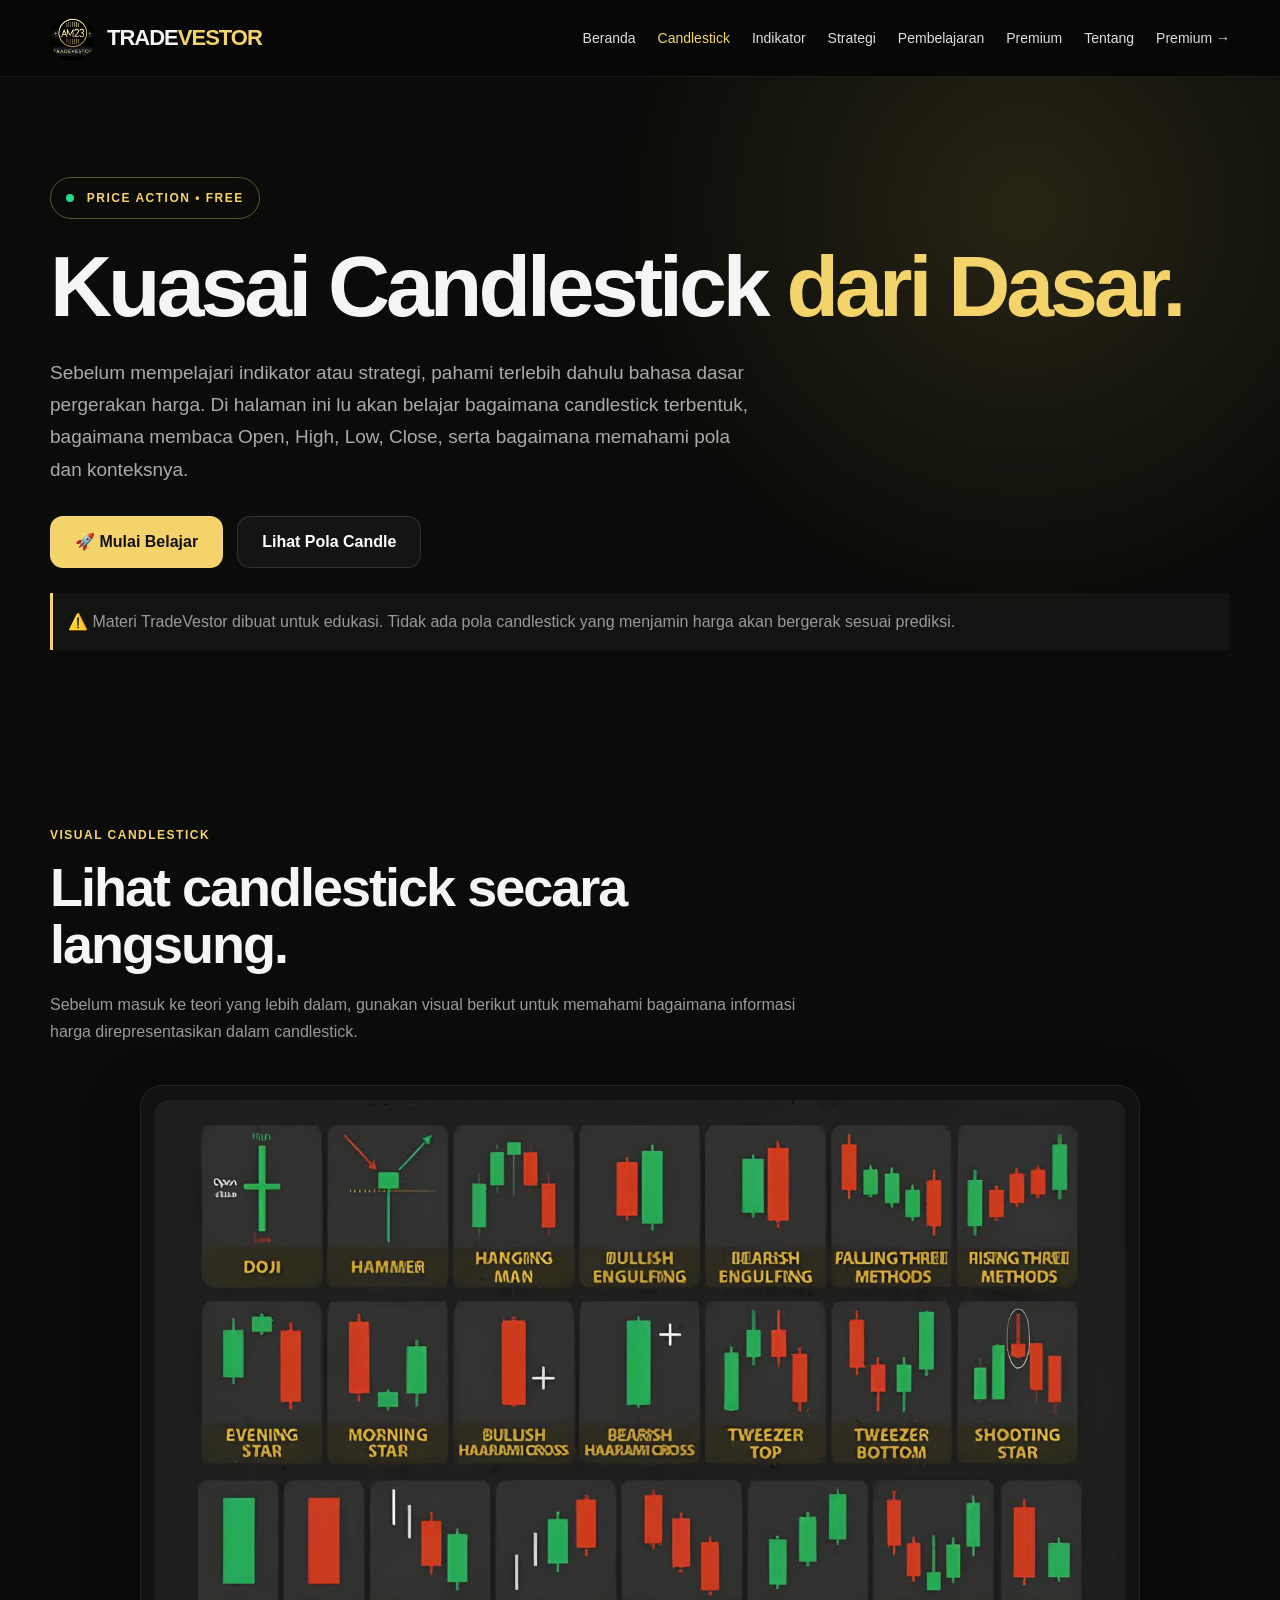
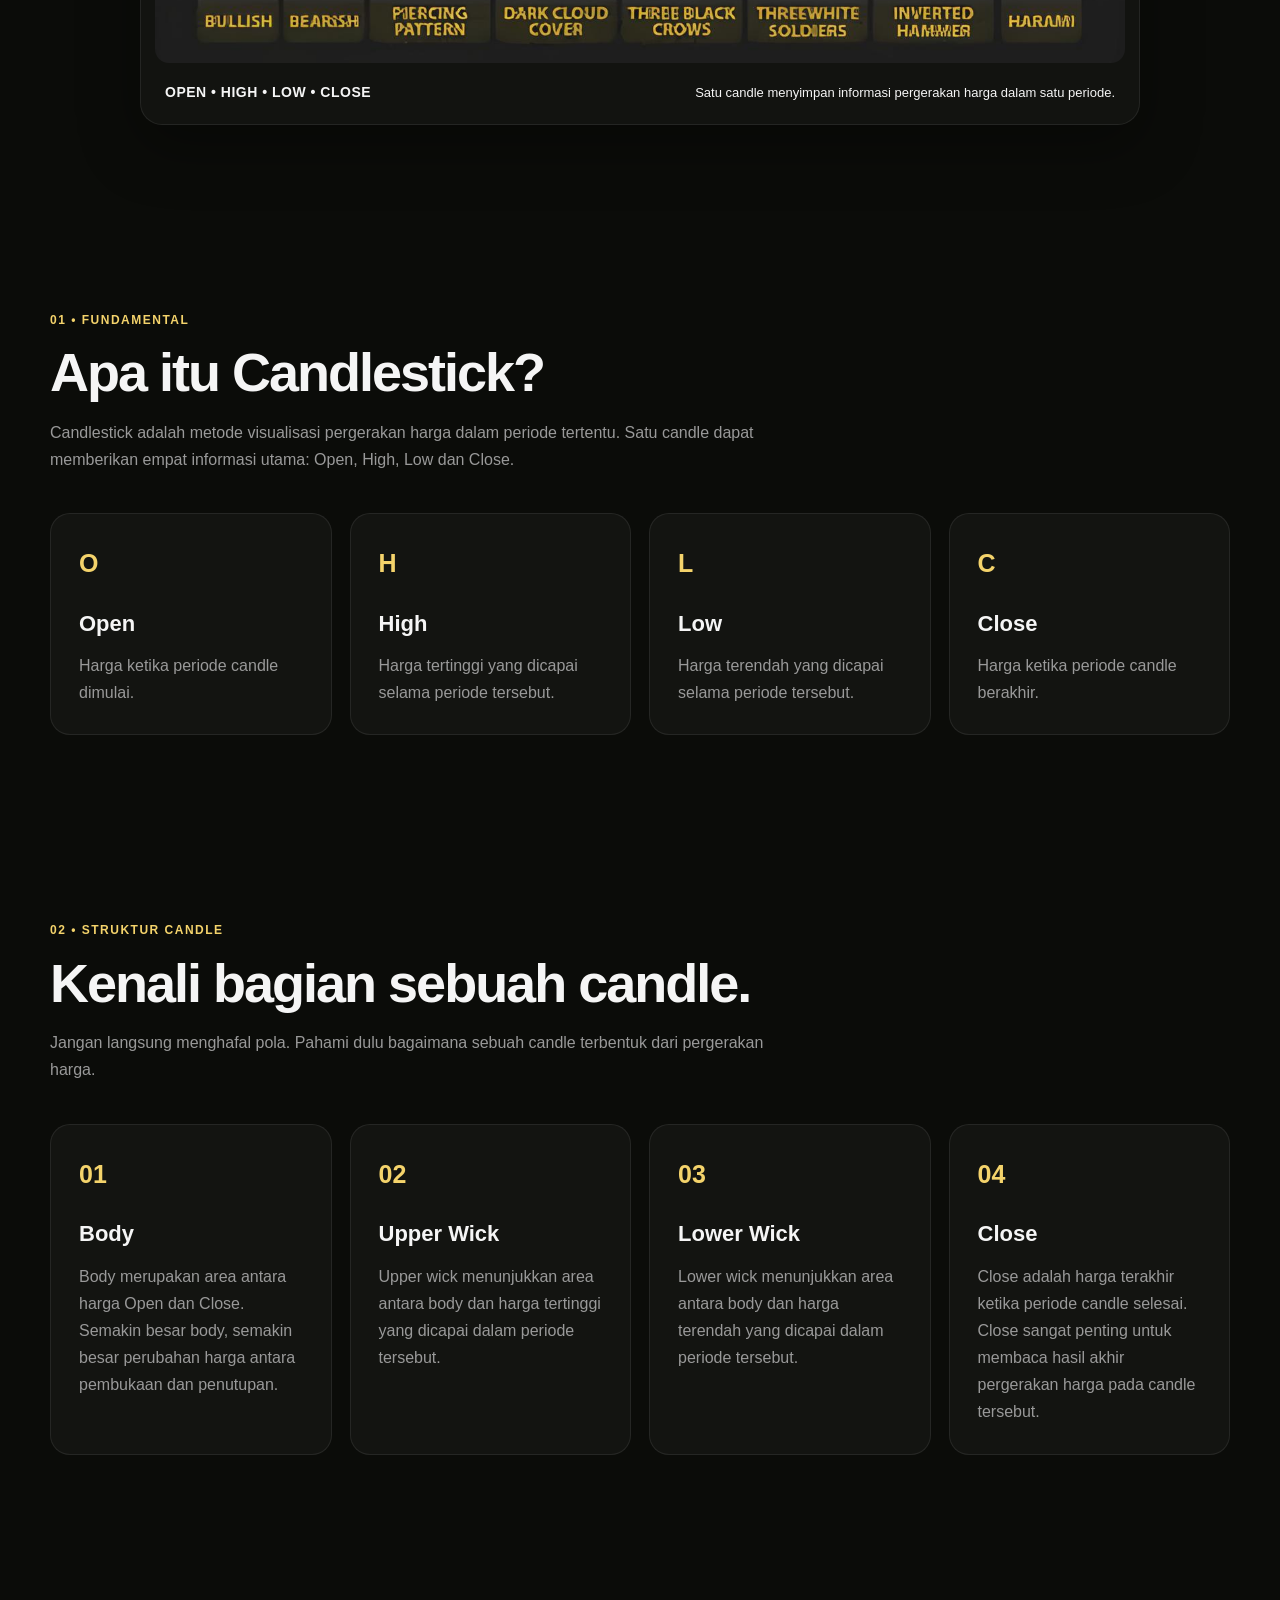
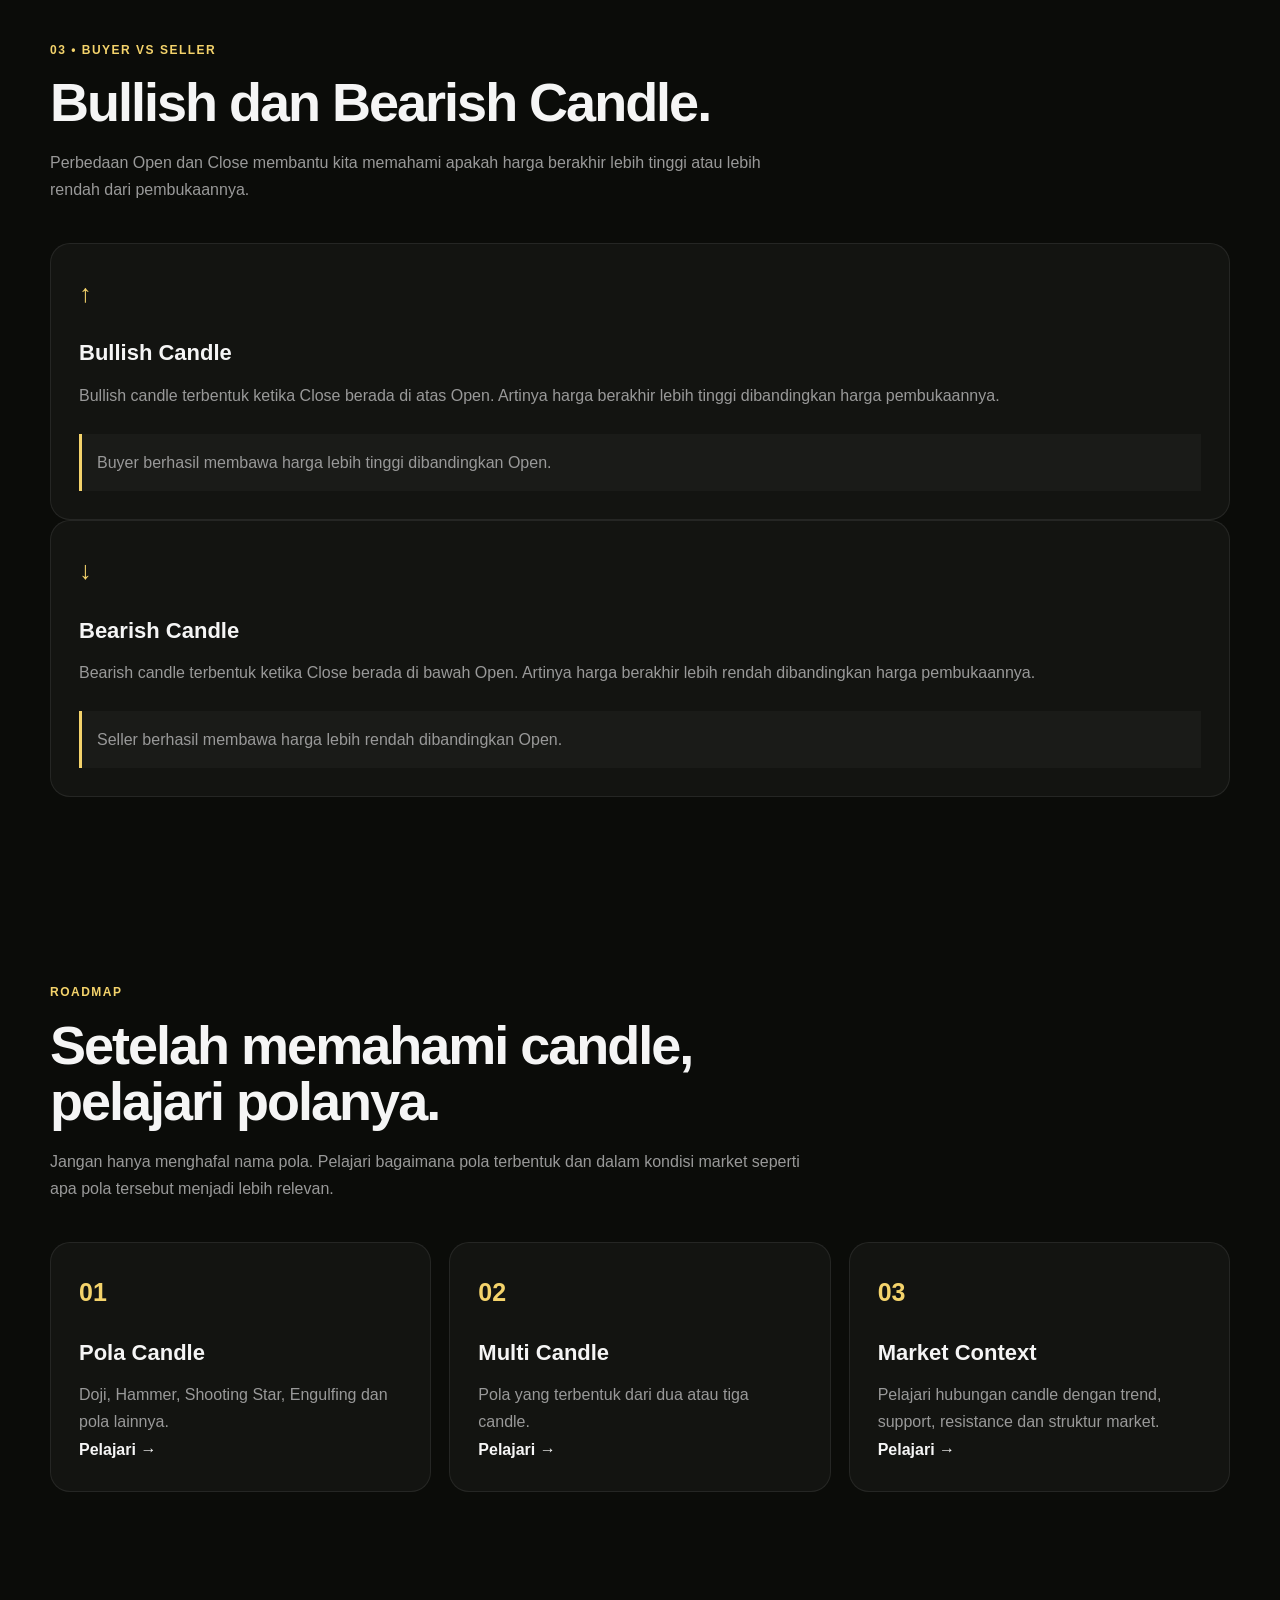
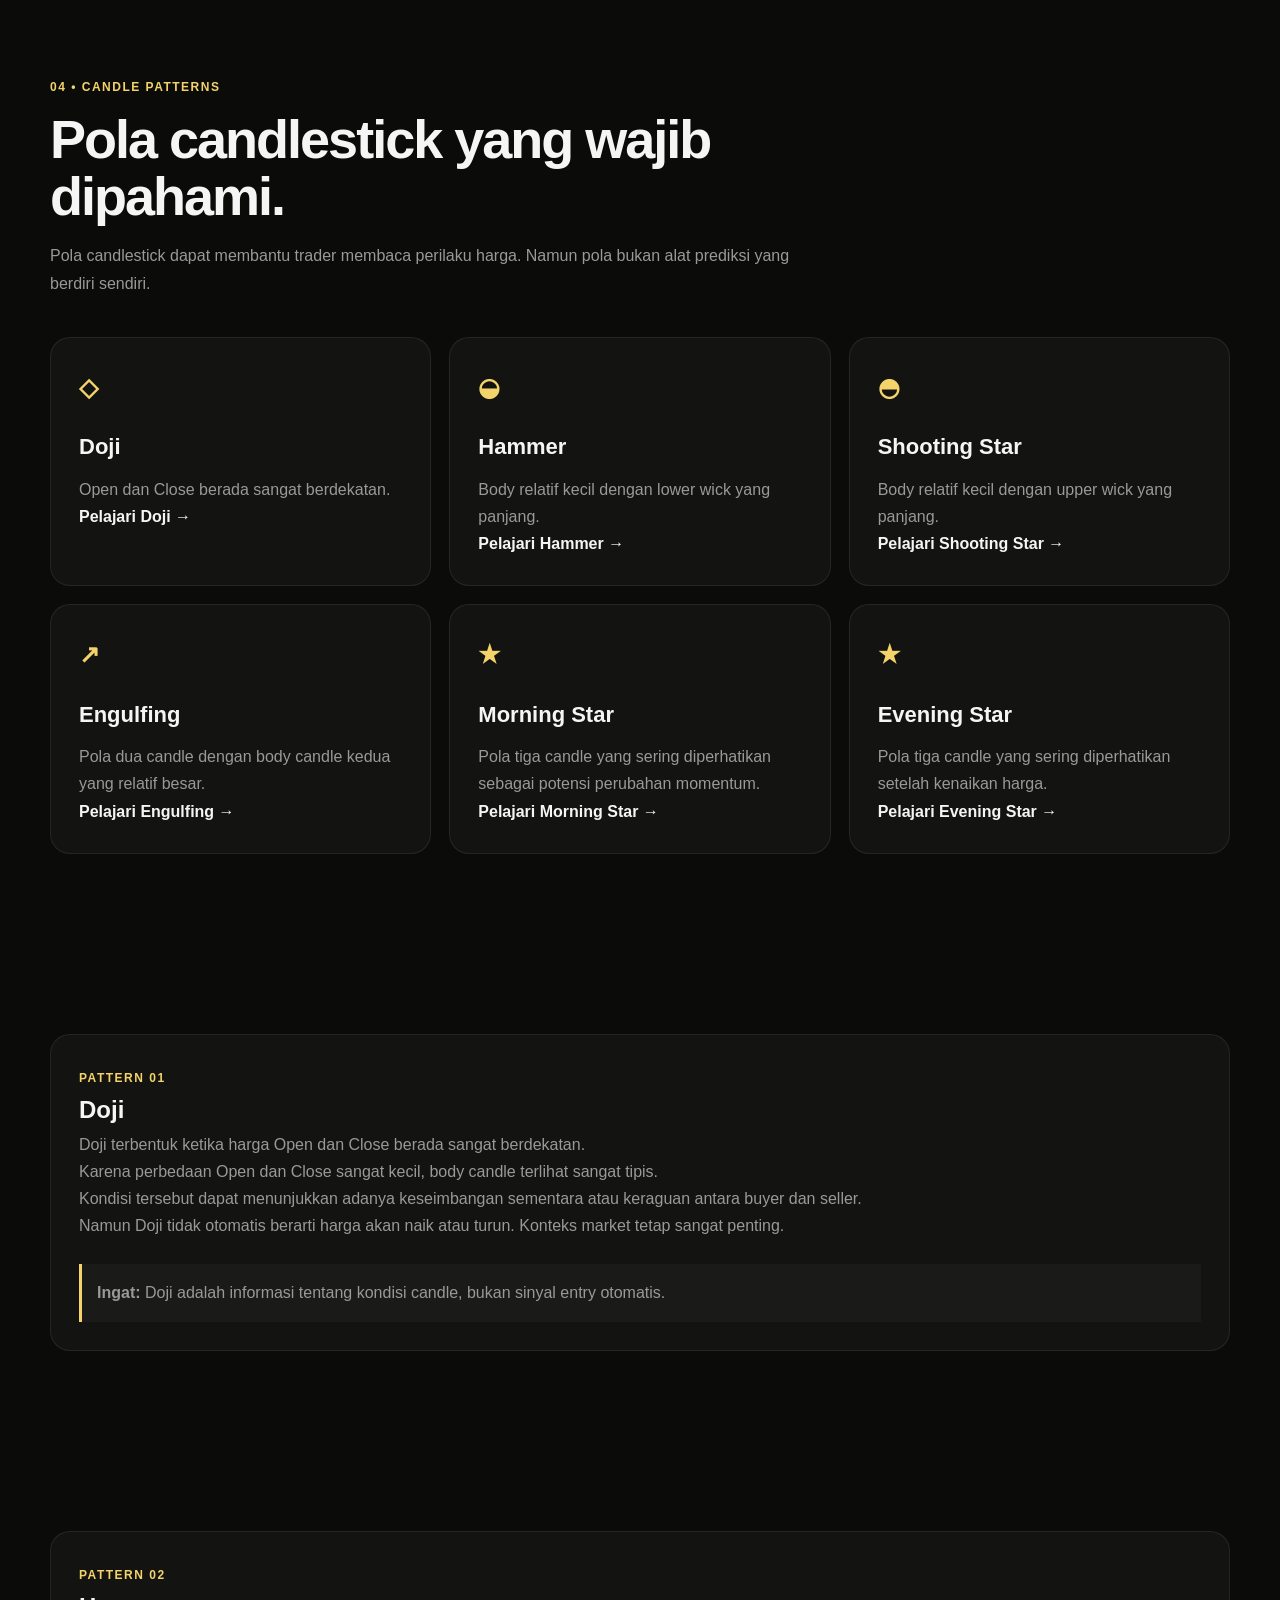
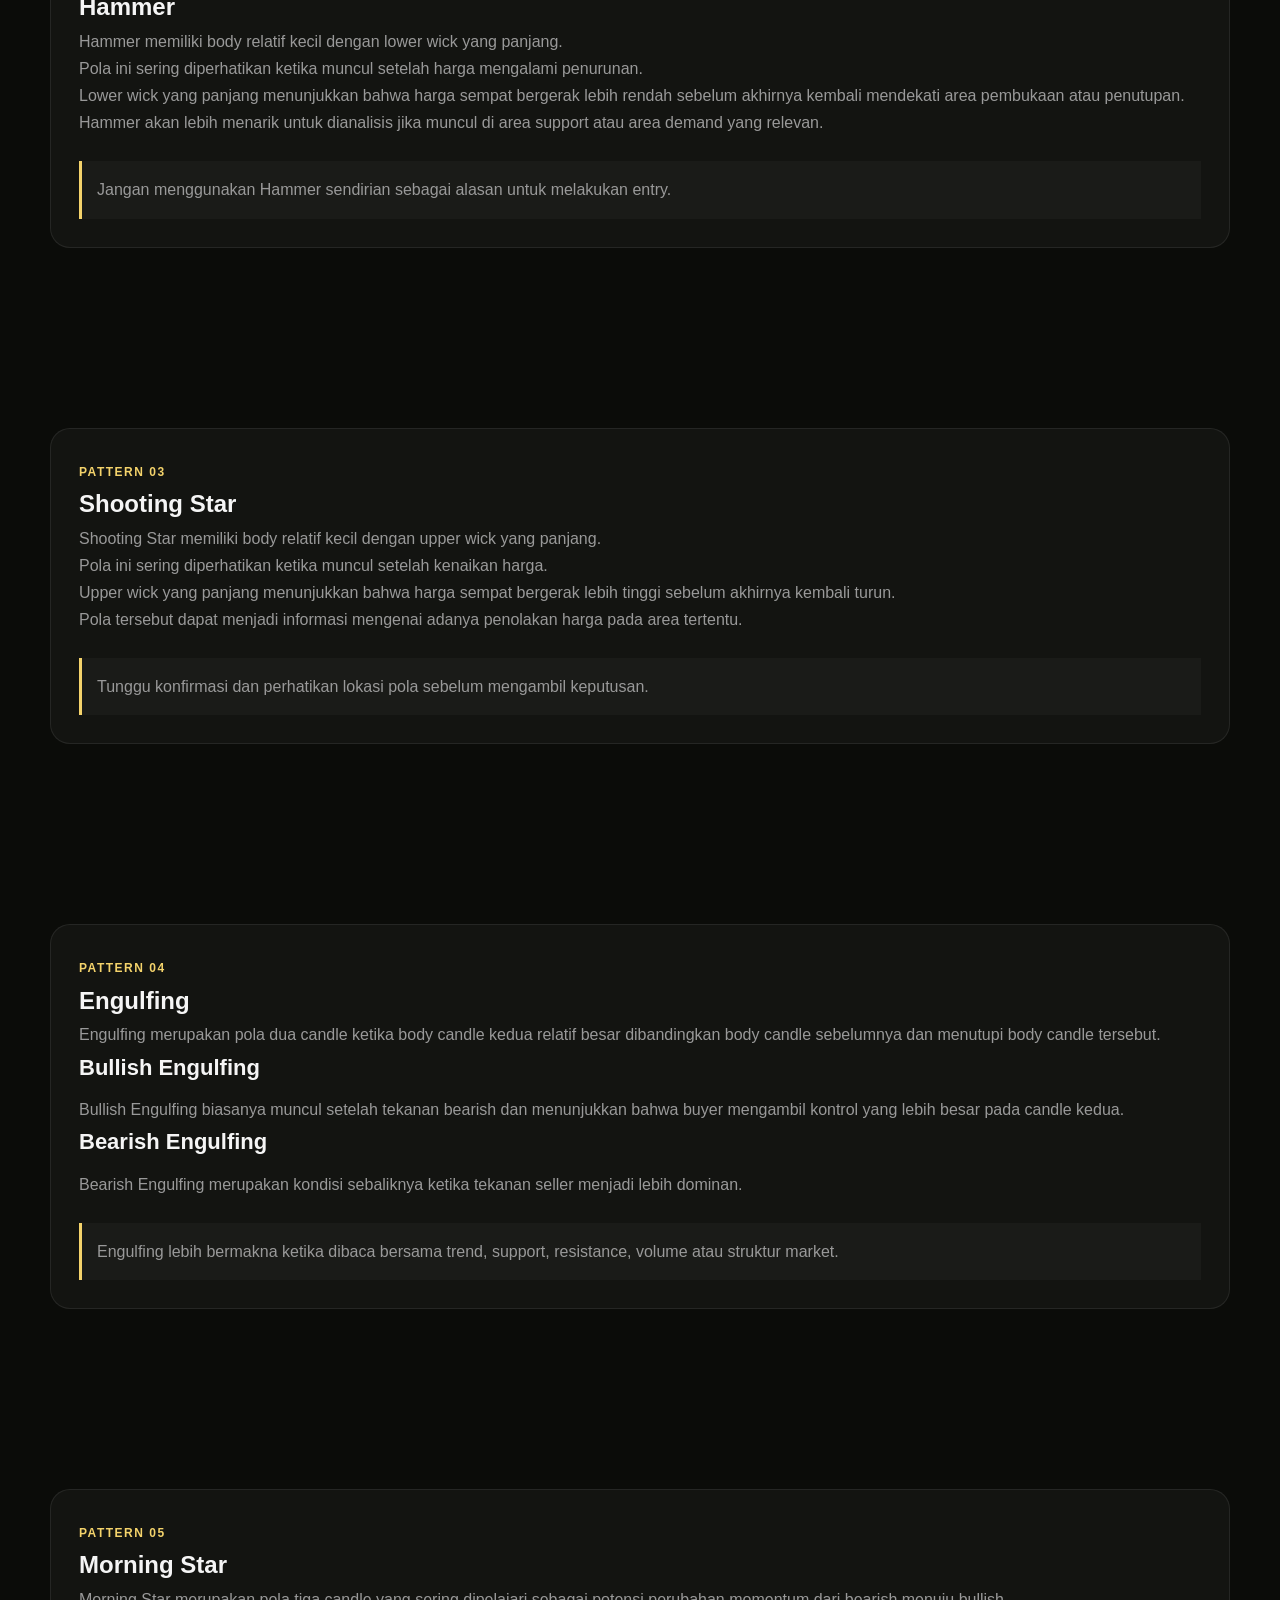
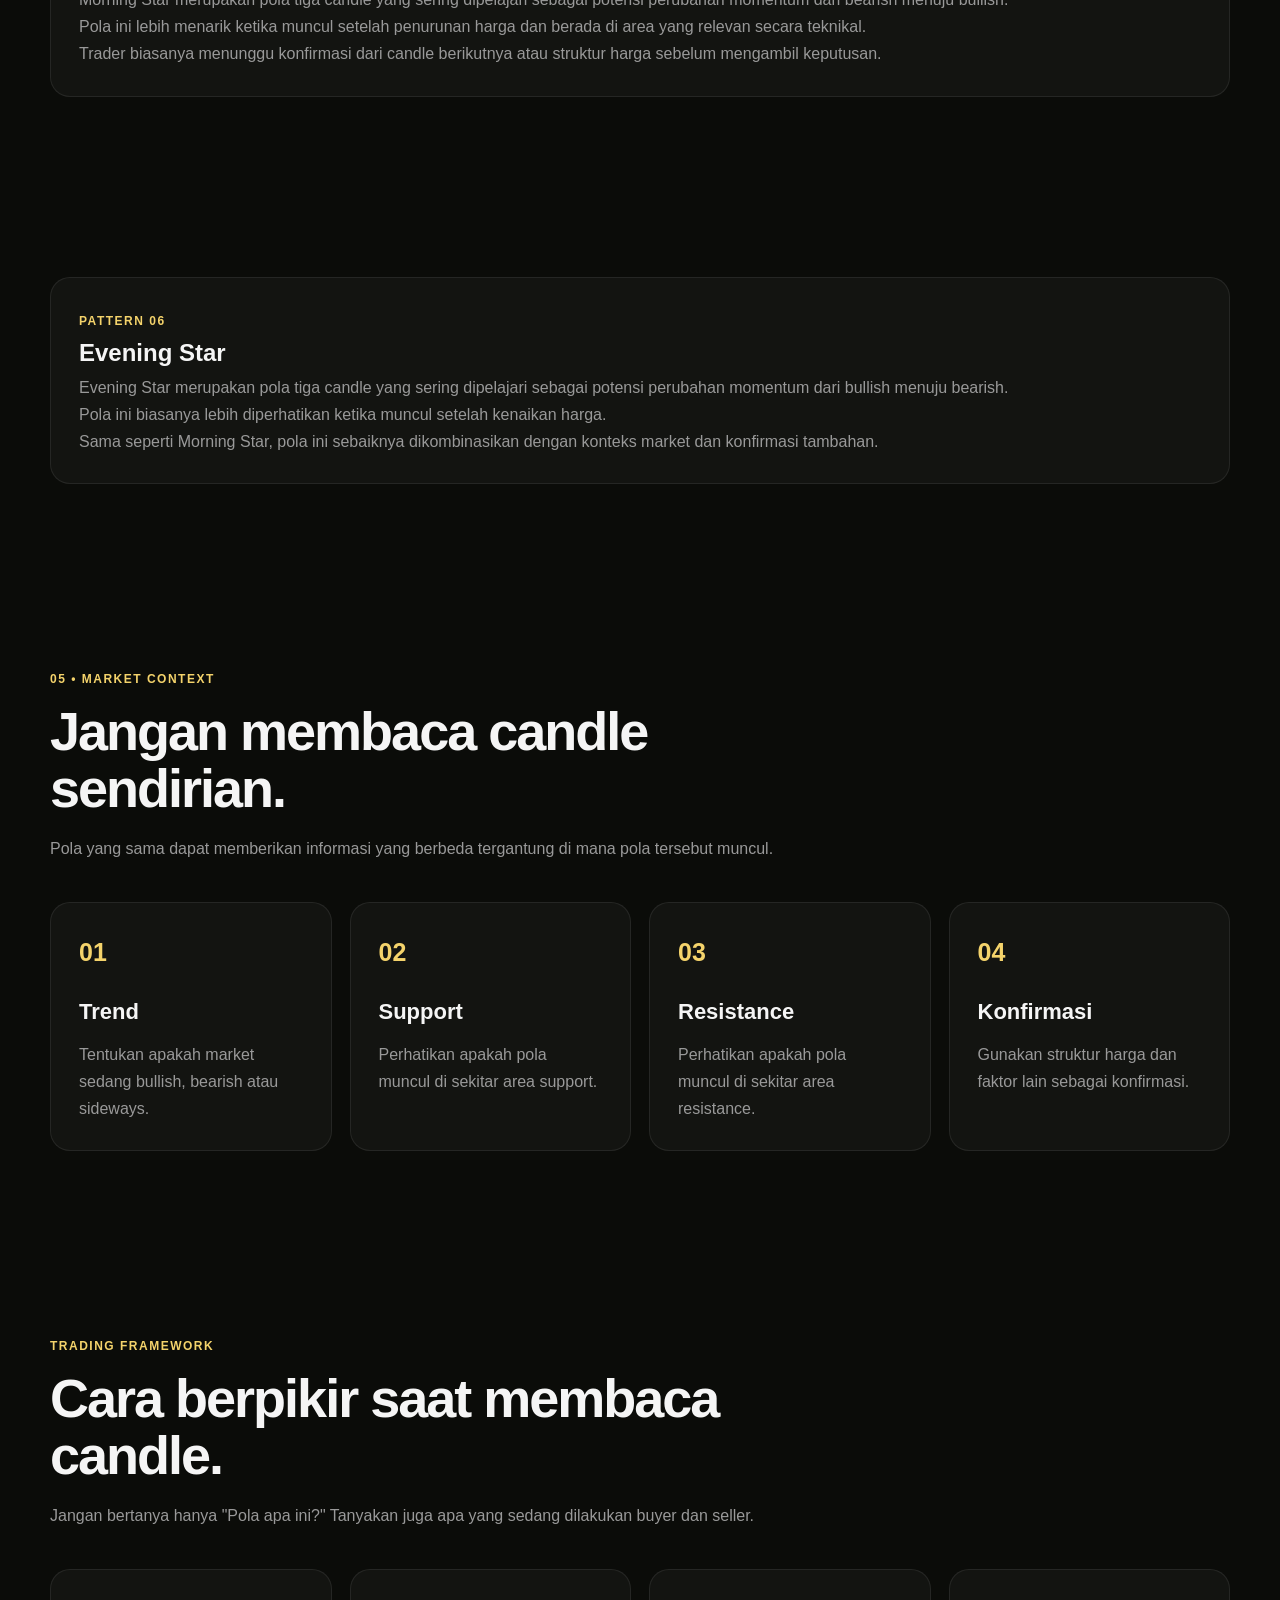
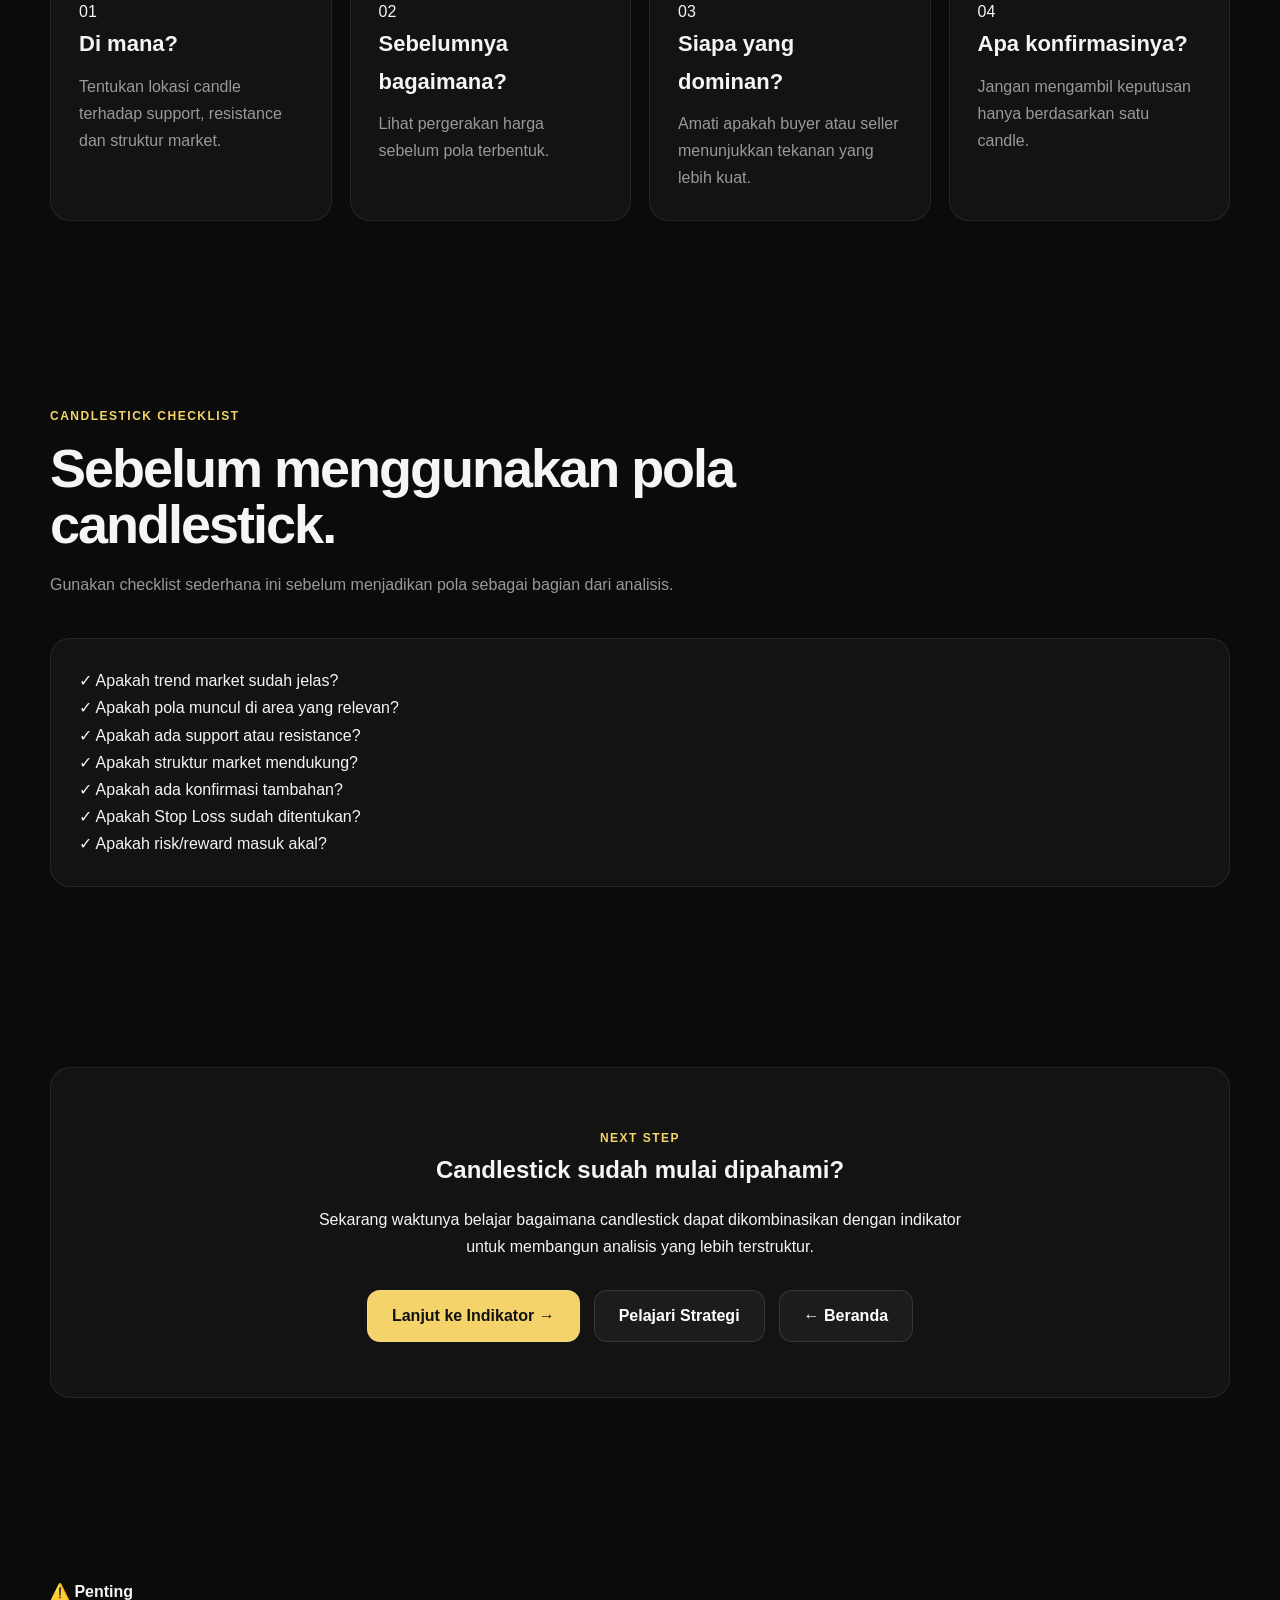
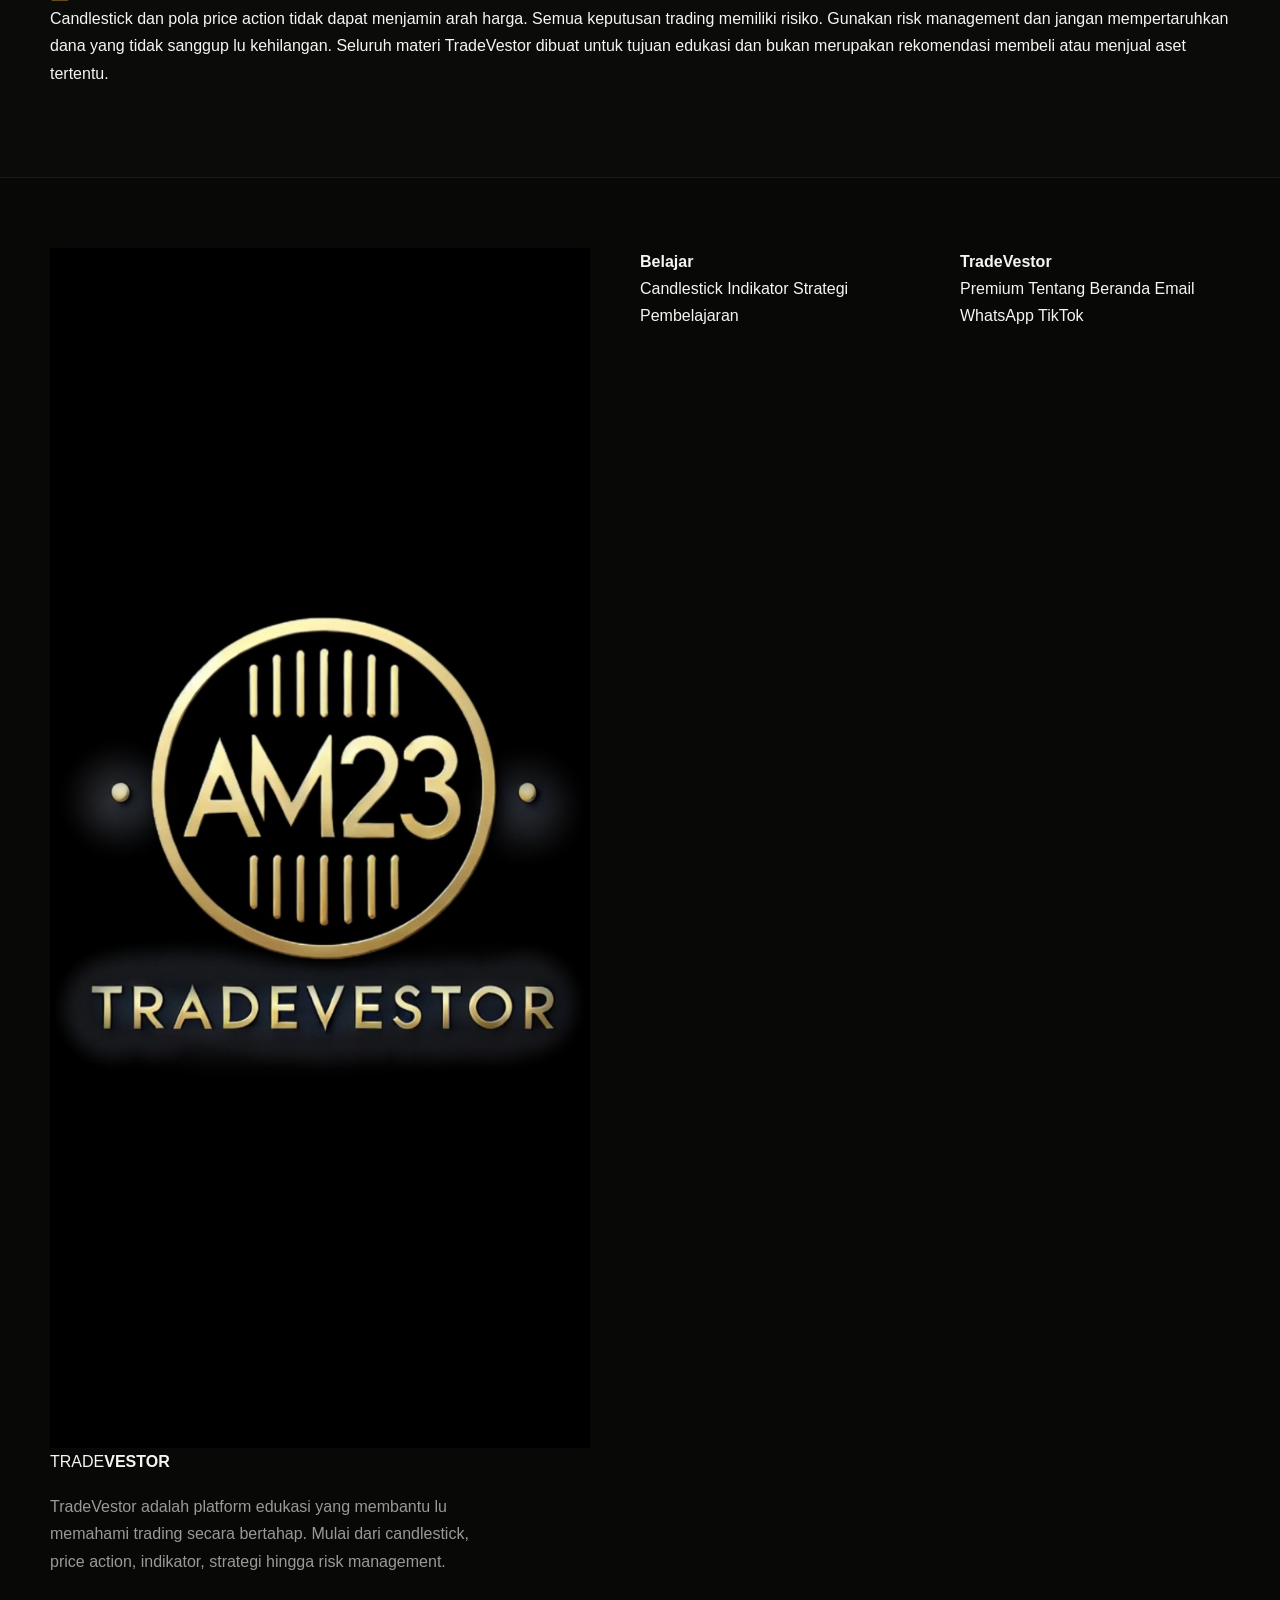
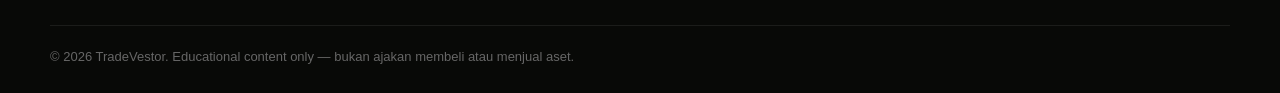
<file: candlestick.html>
<!DOCTYPE html>
<html lang="id">

<head>

    <meta charset="UTF-8">

    <meta
        name="viewport"
        content="width=device-width, initial-scale=1.0"
    >

    <title>Belajar Candlestick — TradeVestor</title>

    <meta
        name="description"
        content="Pelajari candlestick dari dasar, mulai dari Open, High, Low, Close, struktur candle, bullish, bearish, pola candlestick, hingga market context."
    >

    <meta
        name="theme-color"
        content="#07070b"
    >

    <link
        rel="icon"
        href="logo.jpg"
    >

    <link
        rel="stylesheet"
        href="css/style.css"
    >

</head>


<body>


<!-- =====================================================
     NAVBAR
===================================================== -->

<header class="navbar">

    <div class="container nav-container">

        <a
            href="index.html"
            class="brand"
        >

            <img
                src="logo.jpg"
                alt="Logo TradeVestor"
            >

            <span>
                TRADE<b>VESTOR</b>
            </span>

        </a>


        <button
            class="menu-btn"
            id="menuBtn"
            aria-label="Buka menu"
        >
            ☰
        </button>


        <nav>

            <ul
                class="nav-links"
                id="navLinks"
            >

                <li>
                    <a href="index.html">
                        Beranda
                    </a>
                </li>

                <li>
                    <a
                        href="candlestick.html"
                        class="active"
                    >
                        Candlestick
                    </a>
                </li>

                <li>
                    <a href="indikator.html">
                        Indikator
                    </a>
                </li>

                <li>
                    <a href="strategi.html">
                        Strategi
                    </a>
                </li>

                <li>
                    <a href="pembelajaran.html">
                        Pembelajaran
                    </a>
                </li>

                <li>
                    <a href="premium.html">
                        Premium
                    </a>
                </li>

                <li>
                    <a href="tentang.html">
                        Tentang
                    </a>
                </li>

                <li>
                    <a
                        href="premium.html"
                        class="nav-cta"
                    >
                        Premium →
                    </a>
                </li>

            </ul>

        </nav>

    </div>

</header>



<!-- =====================================================
     MAIN
===================================================== -->

<main>



<!-- =====================================================
     HERO
===================================================== -->

<section class="hero">

    <div class="container">

        <div class="reveal">

            <span class="eyebrow">

                <span class="dot"></span>

                PRICE ACTION • FREE

            </span>


            <h1>

                Kuasai Candlestick
                <span class="gradient">
                    dari Dasar.
                </span>

            </h1>


            <p class="lead">

                Sebelum mempelajari indikator atau strategi,
                pahami terlebih dahulu bahasa dasar pergerakan
                harga.

                Di halaman ini lu akan belajar bagaimana
                candlestick terbentuk, bagaimana membaca
                Open, High, Low, Close, serta bagaimana
                memahami pola dan konteksnya.

            </p>


            <div class="actions">

                <a
                    href="#dasar"
                    class="btn btn-primary"
                >
                    🚀 Mulai Belajar
                </a>


                <a
                    href="#pola"
                    class="btn btn-secondary"
                >
                    Lihat Pola Candle
                </a>

            </div>


            <div class="notice">

                ⚠️ Materi TradeVestor dibuat untuk edukasi.
                Tidak ada pola candlestick yang menjamin
                harga akan bergerak sesuai prediksi.

            </div>

        </div>

    </div>

</section>



<!-- =====================================================
     VISUAL CANDLESTICK
===================================================== -->

<section class="section">

    <div class="container">


        <div class="section-head reveal">

            <span class="kicker">
                VISUAL CANDLESTICK
            </span>


            <h2>
                Lihat candlestick secara langsung.
            </h2>


            <p>

                Sebelum masuk ke teori yang lebih dalam,
                gunakan visual berikut untuk memahami
                bagaimana informasi harga direpresentasikan
                dalam candlestick.

            </p>

        </div>


        <div class="candlestick-visual-card reveal">


            <img
                src="assets/42298.jpg"
                alt="Visual candlestick TradeVestor"
                class="candlestick-image"
            >


            <div class="candlestick-caption">

                <strong>
                    OPEN • HIGH • LOW • CLOSE
                </strong>


                <span>

                    Satu candle menyimpan informasi
                    pergerakan harga dalam satu periode.

                </span>

            </div>

        </div>

    </div>

</section>



<!-- =====================================================
     FUNDAMENTAL
===================================================== -->

<section class="section">

    <div class="container">


        <div class="section-head reveal">

            <span class="kicker">
                01 • FUNDAMENTAL
            </span>


            <h2>
                Apa itu Candlestick?
            </h2>


            <p>

                Candlestick adalah metode visualisasi
                pergerakan harga dalam periode tertentu.

                Satu candle dapat memberikan empat
                informasi utama:

                Open, High, Low dan Close.

            </p>

        </div>



        <div class="grid-4">


            <div class="card reveal">

                <div class="icon">
                    O
                </div>


                <h3>
                    Open
                </h3>


                <p>

                    Harga ketika periode candle
                    dimulai.

                </p>

            </div>



            <div class="card reveal">

                <div class="icon">
                    H
                </div>


                <h3>
                    High
                </h3>


                <p>

                    Harga tertinggi yang dicapai
                    selama periode tersebut.

                </p>

            </div>



            <div class="card reveal">

                <div class="icon">
                    L
                </div>


                <h3>
                    Low
                </h3>


                <p>

                    Harga terendah yang dicapai
                    selama periode tersebut.

                </p>

            </div>



            <div class="card reveal">

                <div class="icon">
                    C
                </div>


                <h3>
                    Close
                </h3>


                <p>

                    Harga ketika periode candle
                    berakhir.

                </p>

            </div>

        </div>

    </div>

</section>



<!-- =====================================================
     DASAR CANDLESTICK
===================================================== -->

<section
    class="section"
    id="dasar"
>

    <div class="container">


        <div class="section-head reveal">

            <span class="kicker">
                02 • STRUKTUR CANDLE
            </span>


            <h2>
                Kenali bagian sebuah candle.
            </h2>


            <p>

                Jangan langsung menghafal pola.
                Pahami dulu bagaimana sebuah candle
                terbentuk dari pergerakan harga.

            </p>

        </div>



        <div class="grid-4">


            <div class="card reveal">

                <div class="icon">
                    01
                </div>


                <h3>
                    Body
                </h3>


                <p>

                    Body merupakan area antara
                    harga Open dan Close.

                    Semakin besar body,
                    semakin besar perubahan harga
                    antara pembukaan dan penutupan.

                </p>

            </div>



            <div class="card reveal">

                <div class="icon">
                    02
                </div>


                <h3>
                    Upper Wick
                </h3>


                <p>

                    Upper wick menunjukkan area
                    antara body dan harga tertinggi
                    yang dicapai dalam periode tersebut.

                </p>

            </div>



            <div class="card reveal">

                <div class="icon">
                    03
                </div>


                <h3>
                    Lower Wick
                </h3>


                <p>

                    Lower wick menunjukkan area
                    antara body dan harga terendah
                    yang dicapai dalam periode tersebut.

                </p>

            </div>



            <div class="card reveal">

                <div class="icon">
                    04
                </div>


                <h3>
                    Close
                </h3>


                <p>

                    Close adalah harga terakhir
                    ketika periode candle selesai.

                    Close sangat penting untuk
                    membaca hasil akhir pergerakan
                    harga pada candle tersebut.

                </p>

            </div>

        </div>

    </div>

</section>



<!-- =====================================================
     BULLISH BEARISH
===================================================== -->

<section class="section">

    <div class="container">


        <div class="section-head reveal">

            <span class="kicker">
                03 • BUYER VS SELLER
            </span>


            <h2>
                Bullish dan Bearish Candle.
            </h2>


            <p>

                Perbedaan Open dan Close membantu kita
                memahami apakah harga berakhir lebih
                tinggi atau lebih rendah dari pembukaannya.

            </p>

        </div>



        <div class="grid-2">


            <div class="card reveal">

                <div class="icon">
                    ↑
                </div>


                <h3>
                    Bullish Candle
                </h3>


                <p>

                    Bullish candle terbentuk ketika
                    Close berada di atas Open.

                    Artinya harga berakhir lebih tinggi
                    dibandingkan harga pembukaannya.

                </p>


                <div class="notice">

                    Buyer berhasil membawa harga
                    lebih tinggi dibandingkan Open.

                </div>

            </div>



            <div class="card reveal">

                <div class="icon">
                    ↓
                </div>


                <h3>
                    Bearish Candle
                </h3>


                <p>

                    Bearish candle terbentuk ketika
                    Close berada di bawah Open.

                    Artinya harga berakhir lebih rendah
                    dibandingkan harga pembukaannya.

                </p>


                <div class="notice">

                    Seller berhasil membawa harga
                    lebih rendah dibandingkan Open.

                </div>

            </div>

        </div>

    </div>

</section>



<!-- =====================================================
     ROADMAP
===================================================== -->

<section class="section section-dark">

    <div class="container">


        <div class="section-head reveal">

            <span class="kicker">
                ROADMAP
            </span>


            <h2>
                Setelah memahami candle,
                pelajari polanya.
            </h2>


            <p>

                Jangan hanya menghafal nama pola.
                Pelajari bagaimana pola terbentuk
                dan dalam kondisi market seperti apa
                pola tersebut menjadi lebih relevan.

            </p>

        </div>



        <div class="grid-3">


            <a
                href="#pola"
                class="card reveal"
            >

                <div class="icon">
                    01
                </div>


                <h3>
                    Pola Candle
                </h3>


                <p>

                    Doji, Hammer, Shooting Star,
                    Engulfing dan pola lainnya.

                </p>


                <strong>
                    Pelajari →
                </strong>

            </a>



            <a
                href="#pola"
                class="card reveal"
            >

                <div class="icon">
                    02
                </div>


                <h3>
                    Multi Candle
                </h3>


                <p>

                    Pola yang terbentuk dari
                    dua atau tiga candle.

                </p>


                <strong>
                    Pelajari →
                </strong>

            </a>



            <a
                href="#konteks"
                class="card reveal"
            >

                <div class="icon">
                    03
                </div>


                <h3>
                    Market Context
                </h3>


                <p>

                    Pelajari hubungan candle
                    dengan trend, support,
                    resistance dan struktur market.

                </p>


                <strong>
                    Pelajari →
                </strong>

            </a>

        </div>

    </div>

</section>



<!-- =====================================================
     POLA CANDLE
===================================================== -->

<section
    class="section"
    id="pola"
>

    <div class="container">


        <div class="section-head reveal">

            <span class="kicker">
                04 • CANDLE PATTERNS
            </span>


            <h2>
                Pola candlestick yang wajib dipahami.
            </h2>


            <p>

                Pola candlestick dapat membantu trader
                membaca perilaku harga.

                Namun pola bukan alat prediksi yang
                berdiri sendiri.

            </p>

        </div>



        <div class="grid-3">


            <a
                href="#doji"
                class="card reveal"
            >

                <div class="icon">
                    ◇
                </div>


                <h3>
                    Doji
                </h3>


                <p>

                    Open dan Close berada
                    sangat berdekatan.

                </p>


                <strong>
                    Pelajari Doji →
                </strong>

            </a>



            <a
                href="#hammer"
                class="card reveal"
            >

                <div class="icon">
                    ◒
                </div>


                <h3>
                    Hammer
                </h3>


                <p>

                    Body relatif kecil dengan
                    lower wick yang panjang.

                </p>


                <strong>
                    Pelajari Hammer →
                </strong>

            </a>



            <a
                href="#shooting-star"
                class="card reveal"
            >

                <div class="icon">
                    ◓
                </div>


                <h3>
                    Shooting Star
                </h3>


                <p>

                    Body relatif kecil dengan
                    upper wick yang panjang.

                </p>


                <strong>
                    Pelajari Shooting Star →
                </strong>

            </a>



            <a
                href="#engulfing"
                class="card reveal"
            >

                <div class="icon">
                    ↗
                </div>


                <h3>
                    Engulfing
                </h3>


                <p>

                    Pola dua candle dengan
                    body candle kedua yang
                    relatif besar.

                </p>


                <strong>
                    Pelajari Engulfing →
                </strong>

            </a>



            <a
                href="#morning-star"
                class="card reveal"
            >

                <div class="icon">
                    ★
                </div>


                <h3>
                    Morning Star
                </h3>


                <p>

                    Pola tiga candle yang
                    sering diperhatikan sebagai
                    potensi perubahan momentum.

                </p>


                <strong>
                    Pelajari Morning Star →
                </strong>

            </a>



            <a
                href="#evening-star"
                class="card reveal"
            >

                <div class="icon">
                    ★
                </div>


                <h3>
                    Evening Star
                </h3>


                <p>

                    Pola tiga candle yang
                    sering diperhatikan setelah
                    kenaikan harga.

                </p>


                <strong>
                    Pelajari Evening Star →
                </strong>

            </a>

        </div>

    </div>

</section>



<!-- =====================================================
     DOJI
===================================================== -->

<section
    class="section"
    id="doji"
>

    <div class="container">

        <article class="article reveal">

            <span class="tag">
                PATTERN 01
            </span>


            <h2>
                Doji
            </h2>


            <p>

                Doji terbentuk ketika harga Open
                dan Close berada sangat berdekatan.

            </p>


            <p>

                Karena perbedaan Open dan Close
                sangat kecil, body candle terlihat
                sangat tipis.

            </p>


            <p>

                Kondisi tersebut dapat menunjukkan
                adanya keseimbangan sementara atau
                keraguan antara buyer dan seller.

            </p>


            <p>

                Namun Doji tidak otomatis berarti
                harga akan naik atau turun.

                Konteks market tetap sangat penting.

            </p>


            <div class="notice">

                <strong>
                    Ingat:
                </strong>

                Doji adalah informasi tentang kondisi
                candle, bukan sinyal entry otomatis.

            </div>

        </article>

    </div>

</section>



<!-- =====================================================
     HAMMER
===================================================== -->

<section
    class="section"
    id="hammer"
>

    <div class="container">

        <article class="article reveal">

            <span class="tag">
                PATTERN 02
            </span>


            <h2>
                Hammer
            </h2>


            <p>

                Hammer memiliki body relatif kecil
                dengan lower wick yang panjang.

            </p>


            <p>

                Pola ini sering diperhatikan ketika
                muncul setelah harga mengalami
                penurunan.

            </p>


            <p>

                Lower wick yang panjang menunjukkan
                bahwa harga sempat bergerak lebih
                rendah sebelum akhirnya kembali
                mendekati area pembukaan atau
                penutupan.

            </p>


            <p>

                Hammer akan lebih menarik untuk
                dianalisis jika muncul di area
                support atau area demand yang relevan.

            </p>


            <div class="notice">

                Jangan menggunakan Hammer sendirian
                sebagai alasan untuk melakukan entry.

            </div>

        </article>

    </div>

</section>



<!-- =====================================================
     SHOOTING STAR
===================================================== -->

<section
    class="section"
    id="shooting-star"
>

    <div class="container">

        <article class="article reveal">

            <span class="tag">
                PATTERN 03
            </span>


            <h2>
                Shooting Star
            </h2>


            <p>

                Shooting Star memiliki body relatif
                kecil dengan upper wick yang panjang.

            </p>


            <p>

                Pola ini sering diperhatikan ketika
                muncul setelah kenaikan harga.

            </p>


            <p>

                Upper wick yang panjang menunjukkan
                bahwa harga sempat bergerak lebih tinggi
                sebelum akhirnya kembali turun.

            </p>


            <p>

                Pola tersebut dapat menjadi informasi
                mengenai adanya penolakan harga pada
                area tertentu.

            </p>


            <div class="notice">

                Tunggu konfirmasi dan perhatikan
                lokasi pola sebelum mengambil keputusan.

            </div>

        </article>

    </div>

</section>



<!-- =====================================================
     ENGULFING
===================================================== -->

<section
    class="section"
    id="engulfing"
>

    <div class="container">

        <article class="article reveal">

            <span class="tag">
                PATTERN 04
            </span>


            <h2>
                Engulfing
            </h2>


            <p>

                Engulfing merupakan pola dua candle
                ketika body candle kedua relatif besar
                dibandingkan body candle sebelumnya
                dan menutupi body candle tersebut.

            </p>


            <h3>
                Bullish Engulfing
            </h3>


            <p>

                Bullish Engulfing biasanya muncul
                setelah tekanan bearish dan menunjukkan
                bahwa buyer mengambil kontrol yang lebih
                besar pada candle kedua.

            </p>


            <h3>
                Bearish Engulfing
            </h3>


            <p>

                Bearish Engulfing merupakan kondisi
                sebaliknya ketika tekanan seller menjadi
                lebih dominan.

            </p>


            <div class="notice">

                Engulfing lebih bermakna ketika dibaca
                bersama trend, support, resistance,
                volume atau struktur market.

            </div>

        </article>

    </div>

</section>



<!-- =====================================================
     MORNING STAR
===================================================== -->

<section
    class="section"
    id="morning-star"
>

    <div class="container">

        <article class="article reveal">

            <span class="tag">
                PATTERN 05
            </span>


            <h2>
                Morning Star
            </h2>


            <p>

                Morning Star merupakan pola tiga candle
                yang sering dipelajari sebagai potensi
                perubahan momentum dari bearish menuju
                bullish.

            </p>


            <p>

                Pola ini lebih menarik ketika muncul
                setelah penurunan harga dan berada
                di area yang relevan secara teknikal.

            </p>


            <p>

                Trader biasanya menunggu konfirmasi
                dari candle berikutnya atau struktur
                harga sebelum mengambil keputusan.

            </p>

        </article>

    </div>

</section>



<!-- =====================================================
     EVENING STAR
===================================================== -->

<section
    class="section"
    id="evening-star"
>

    <div class="container">

        <article class="article reveal">

            <span class="tag">
                PATTERN 06
            </span>


            <h2>
                Evening Star
            </h2>


            <p>

                Evening Star merupakan pola tiga candle
                yang sering dipelajari sebagai potensi
                perubahan momentum dari bullish menuju
                bearish.

            </p>


            <p>

                Pola ini biasanya lebih diperhatikan
                ketika muncul setelah kenaikan harga.

            </p>


            <p>

                Sama seperti Morning Star, pola ini
                sebaiknya dikombinasikan dengan konteks
                market dan konfirmasi tambahan.

            </p>

        </article>

    </div>

</section>



<!-- =====================================================
     MARKET CONTEXT
===================================================== -->

<section
    class="section"
    id="konteks"
>

    <div class="container">


        <div class="section-head reveal">

            <span class="kicker">
                05 • MARKET CONTEXT
            </span>


            <h2>
                Jangan membaca candle sendirian.
            </h2>


            <p>

                Pola yang sama dapat memberikan
                informasi yang berbeda tergantung
                di mana pola tersebut muncul.

            </p>

        </div>



        <div class="grid-4">


            <div class="card reveal">

                <div class="icon">
                    01
                </div>


                <h3>
                    Trend
                </h3>


                <p>

                    Tentukan apakah market sedang
                    bullish, bearish atau sideways.

                </p>

            </div>



            <div class="card reveal">

                <div class="icon">
                    02
                </div>


                <h3>
                    Support
                </h3>


                <p>

                    Perhatikan apakah pola muncul
                    di sekitar area support.

                </p>

            </div>



            <div class="card reveal">

                <div class="icon">
                    03
                </div>


                <h3>
                    Resistance
                </h3>


                <p>

                    Perhatikan apakah pola muncul
                    di sekitar area resistance.

                </p>

            </div>



            <div class="card reveal">

                <div class="icon">
                    04
                </div>


                <h3>
                    Konfirmasi
                </h3>


                <p>

                    Gunakan struktur harga dan
                    faktor lain sebagai konfirmasi.

                </p>

            </div>

        </div>

    </div>

</section>



<!-- =====================================================
     CANDLE READING FRAMEWORK
===================================================== -->

<section class="section section-dark">

    <div class="container">


        <div class="section-head reveal">

            <span class="kicker">
                TRADING FRAMEWORK
            </span>


            <h2>
                Cara berpikir saat membaca candle.
            </h2>


            <p>

                Jangan bertanya hanya
                "Pola apa ini?"

                Tanyakan juga apa yang sedang
                dilakukan buyer dan seller.

            </p>

        </div>



        <div class="grid-4">


            <div class="card reveal">

                <div class="number">
                    01
                </div>


                <h3>
                    Di mana?
                </h3>


                <p>

                    Tentukan lokasi candle terhadap
                    support, resistance dan struktur
                    market.

                </p>

            </div>



            <div class="card reveal">

                <div class="number">
                    02
                </div>


                <h3>
                    Sebelumnya bagaimana?
                </h3>


                <p>

                    Lihat pergerakan harga sebelum
                    pola terbentuk.

                </p>

            </div>



            <div class="card reveal">

                <div class="number">
                    03
                </div>


                <h3>
                    Siapa yang dominan?
                </h3>


                <p>

                    Amati apakah buyer atau seller
                    menunjukkan tekanan yang lebih kuat.

                </p>

            </div>



            <div class="card reveal">

                <div class="number">
                    04
                </div>


                <h3>
                    Apa konfirmasinya?
                </h3>


                <p>

                    Jangan mengambil keputusan hanya
                    berdasarkan satu candle.

                </p>

            </div>

        </div>

    </div>

</section>



<!-- =====================================================
     QUICK CHECKLIST
===================================================== -->

<section class="section">

    <div class="container">


        <div class="section-head reveal">

            <span class="kicker">
                CANDLESTICK CHECKLIST
            </span>


            <h2>
                Sebelum menggunakan pola candlestick.
            </h2>


            <p>

                Gunakan checklist sederhana ini
                sebelum menjadikan pola sebagai
                bagian dari analisis.

            </p>

        </div>



        <div class="article reveal">


            <div class="check">

                ✓ Apakah trend market sudah jelas?

            </div>


            <div class="check">

                ✓ Apakah pola muncul di area yang relevan?

            </div>


            <div class="check">

                ✓ Apakah ada support atau resistance?

            </div>


            <div class="check">

                ✓ Apakah struktur market mendukung?

            </div>


            <div class="check">

                ✓ Apakah ada konfirmasi tambahan?

            </div>


            <div class="check">

                ✓ Apakah Stop Loss sudah ditentukan?

            </div>


            <div class="check">

                ✓ Apakah risk/reward masuk akal?

            </div>

        </div>

    </div>

</section>



<!-- =====================================================
     CTA NEXT
===================================================== -->

<section class="section">

    <div class="container">


        <div
            class="card reveal"
            style="
                text-align:center;
                padding:55px 25px;
            "
        >

            <span class="kicker">
                NEXT STEP
            </span>


            <h2>
                Candlestick sudah mulai dipahami?
            </h2>


            <p
                style="
                    color:var(--muted);
                    max-width:650px;
                    margin:15px auto 0;
                "
            >

                Sekarang waktunya belajar bagaimana
                candlestick dapat dikombinasikan
                dengan indikator untuk membangun
                analisis yang lebih terstruktur.

            </p>


            <div
                class="actions"
                style="
                    justify-content:center;
                "
            >

                <a
                    href="indikator.html"
                    class="btn btn-primary"
                >
                    Lanjut ke Indikator →
                </a>


                <a
                    href="strategi.html"
                    class="btn btn-secondary"
                >
                    Pelajari Strategi
                </a>


                <a
                    href="index.html"
                    class="btn btn-secondary"
                >
                    ← Beranda
                </a>

            </div>

        </div>

    </div>

</section>



<!-- =====================================================
     DISCLAIMER
===================================================== -->

<section class="section disclaimer-section">

    <div class="container">

        <div class="disclaimer reveal">

            <strong>
                ⚠️ Penting
            </strong>


            <p>

                Candlestick dan pola price action
                tidak dapat menjamin arah harga.

                Semua keputusan trading memiliki risiko.
                Gunakan risk management dan jangan
                mempertaruhkan dana yang tidak sanggup
                lu kehilangan.

                Seluruh materi TradeVestor dibuat untuk
                tujuan edukasi dan bukan merupakan
                rekomendasi membeli atau menjual aset
                tertentu.

            </p>

        </div>

    </div>

</section>


</main>



<!-- =====================================================
     FOOTER
===================================================== -->

<footer>

    <div class="container">


        <div class="footer-grid">


            <!-- BRAND -->

            <div class="footer-brand">

                <a
                    href="index.html"
                    class="brand"
                >

                    <img
                        src="logo.jpg"
                        alt="Logo TradeVestor"
                    >


                    <span>
                        TRADE<b>VESTOR</b>
                    </span>

                </a>


                <p>

                    TradeVestor adalah platform edukasi
                    yang membantu lu memahami trading
                    secara bertahap.

                    Mulai dari candlestick, price action,
                    indikator, strategi hingga risk
                    management.

                </p>

            </div>



            <!-- BELAJAR -->

            <div>

                <h4>
                    Belajar
                </h4>


                <a href="candlestick.html">
                    Candlestick
                </a>


                <a href="indikator.html">
                    Indikator
                </a>


                <a href="strategi.html">
                    Strategi
                </a>


                <a href="pembelajaran.html">
                    Pembelajaran
                </a>

            </div>



            <!-- TRADEVESTOR -->

            <div>

                <h4>
                    TradeVestor
                </h4>


                <a href="premium.html">
                    Premium
                </a>


                <a href="tentang.html">
                    Tentang
                </a>


                <a href="index.html">
                    Beranda
                </a>


                <a
                    href="mailto:startingfromzero95@gmail.com"
                >
                    Email
                </a>


                <a
                    href="https://wa.me/6285872061255"
                    target="_blank"
                    rel="noopener"
                >
                    WhatsApp
                </a>


                <a
                    href="https://www.tiktok.com/@am_zid_23"
                    target="_blank"
                    rel="noopener"
                >
                    TikTok
                </a>

            </div>

        </div>



        <div class="copyright">

            © 2026 TradeVestor.
            Educational content only —
            bukan ajakan membeli atau menjual aset.

        </div>

    </div>

</footer>



<!-- =====================================================
     CANDLESTICK VISUAL CSS
===================================================== -->

<style>

.candlestick-visual-card {

    position: relative;

    width: 100%;

    max-width: 1000px;

    margin: 0 auto;

    padding: 14px;

    background:
        rgba(255,255,255,0.03);

    border:
        1px solid rgba(255,255,255,0.08);

    border-radius:
        22px;

    overflow:
        hidden;

    box-shadow:
        0 20px 60px rgba(0,0,0,0.35);

}


.candlestick-image {

    display: block;

    width: 100%;

    height: auto;

    max-height: 600px;

    object-fit: contain;

    border-radius: 14px;

}


.candlestick-caption {

    display: flex;

    align-items: center;

    justify-content: space-between;

    gap: 20px;

    padding:
        18px
        10px
        5px;

}


.candlestick-caption strong {

    font-size: 14px;

    letter-spacing:
        0.5px;

}


.candlestick-caption span {

    color:
        var(--muted);

    font-size:
        13px;

    line-height:
        1.6;

}


@media (max-width:700px) {

    .candlestick-visual-card {

        padding: 8px;

        border-radius: 16px;

    }


    .candlestick-image {

        max-height: 450px;

        border-radius: 10px;

    }


    .candlestick-caption {

        flex-direction:
            column;

        align-items:
            flex-start;

        gap: 6px;

        padding:
            14px
            6px
            5px;

    }

}

</style>



<!-- =====================================================
     JAVASCRIPT
===================================================== -->

<script src="js/script.js"></script>


</body>

</html>
</file>
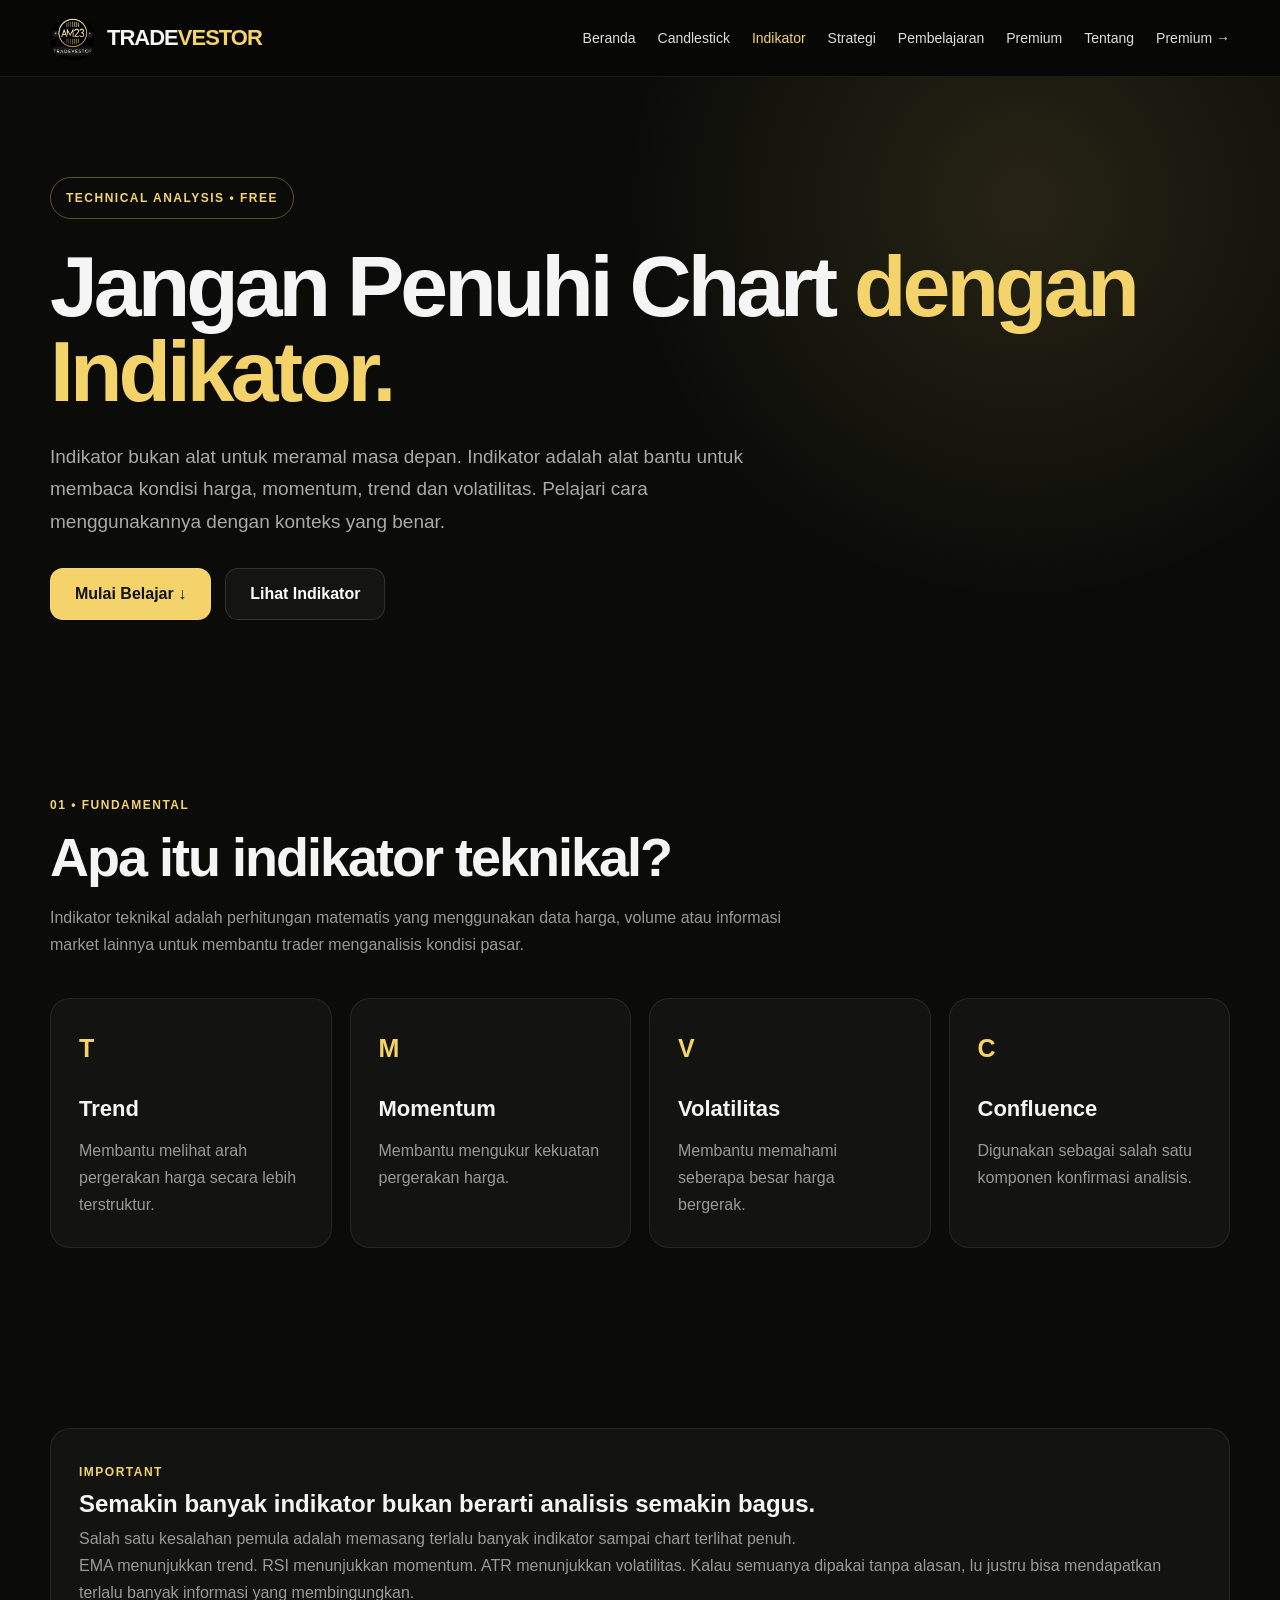
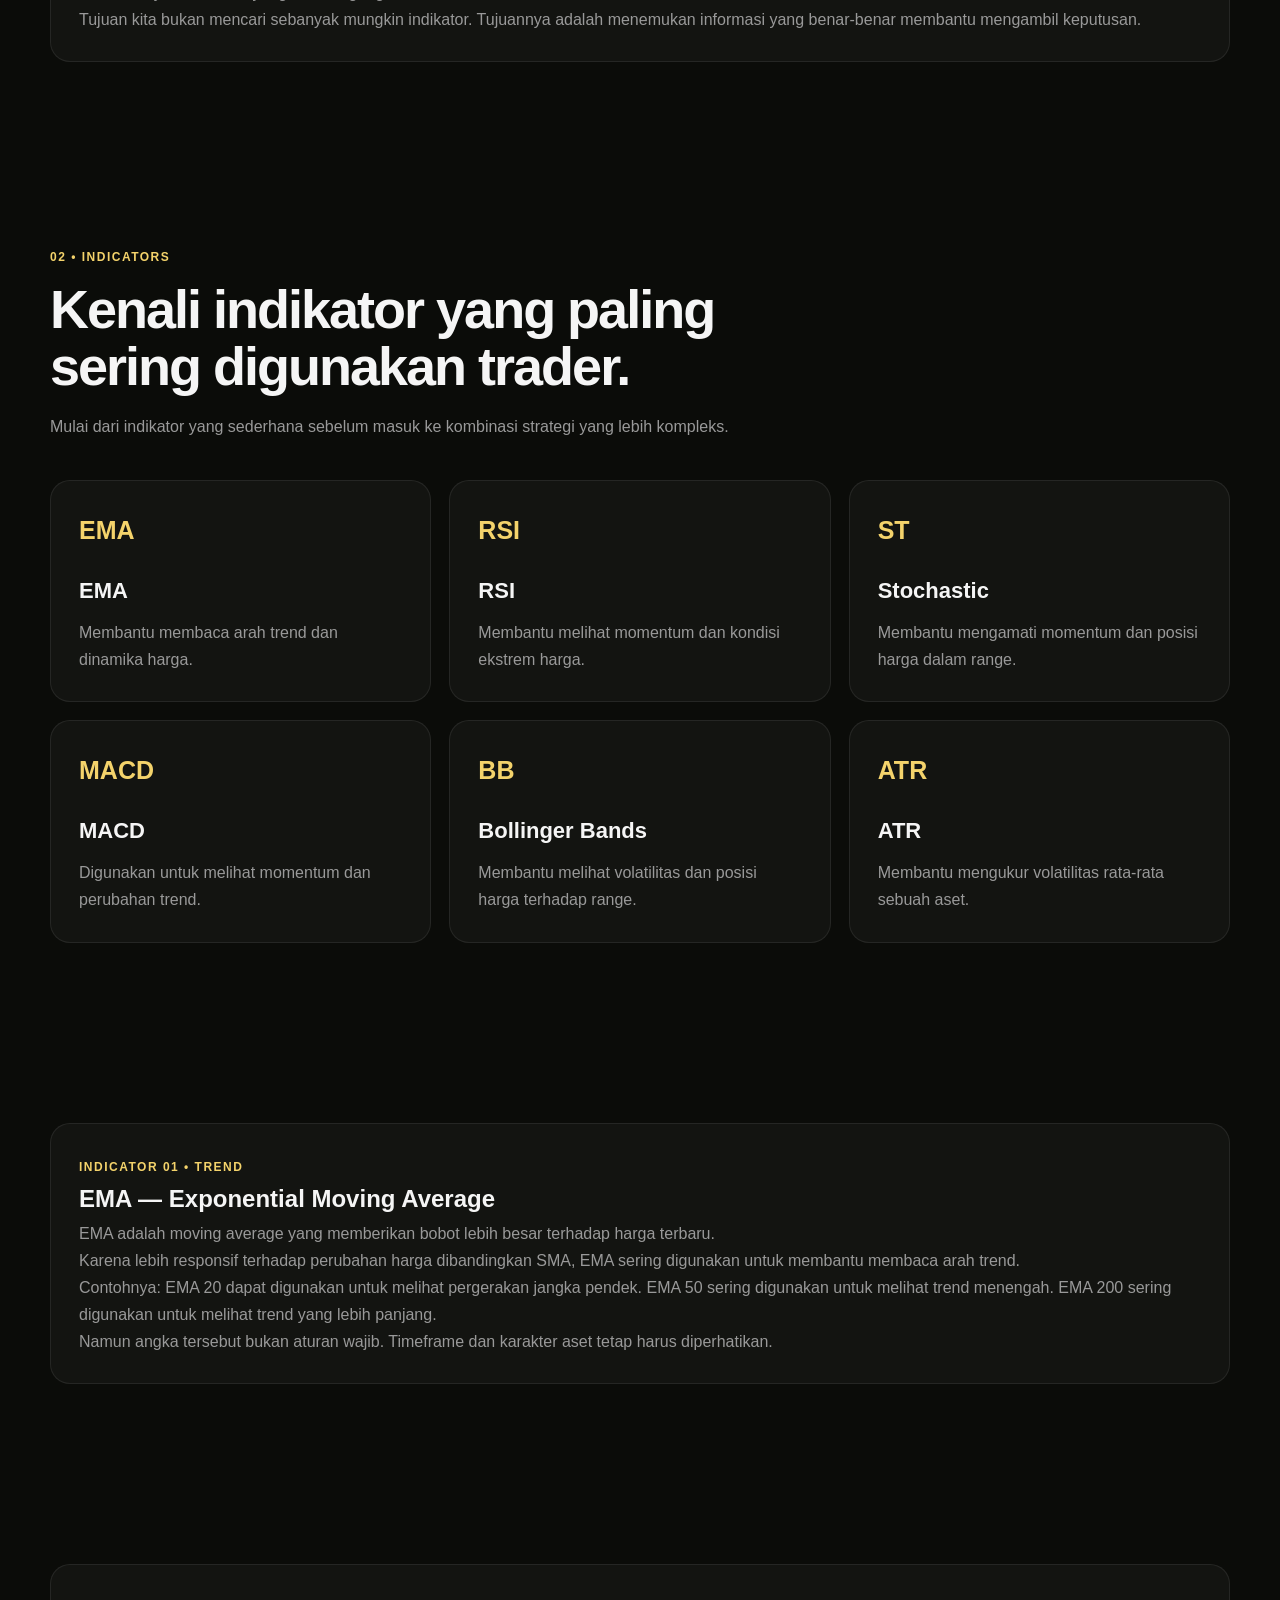
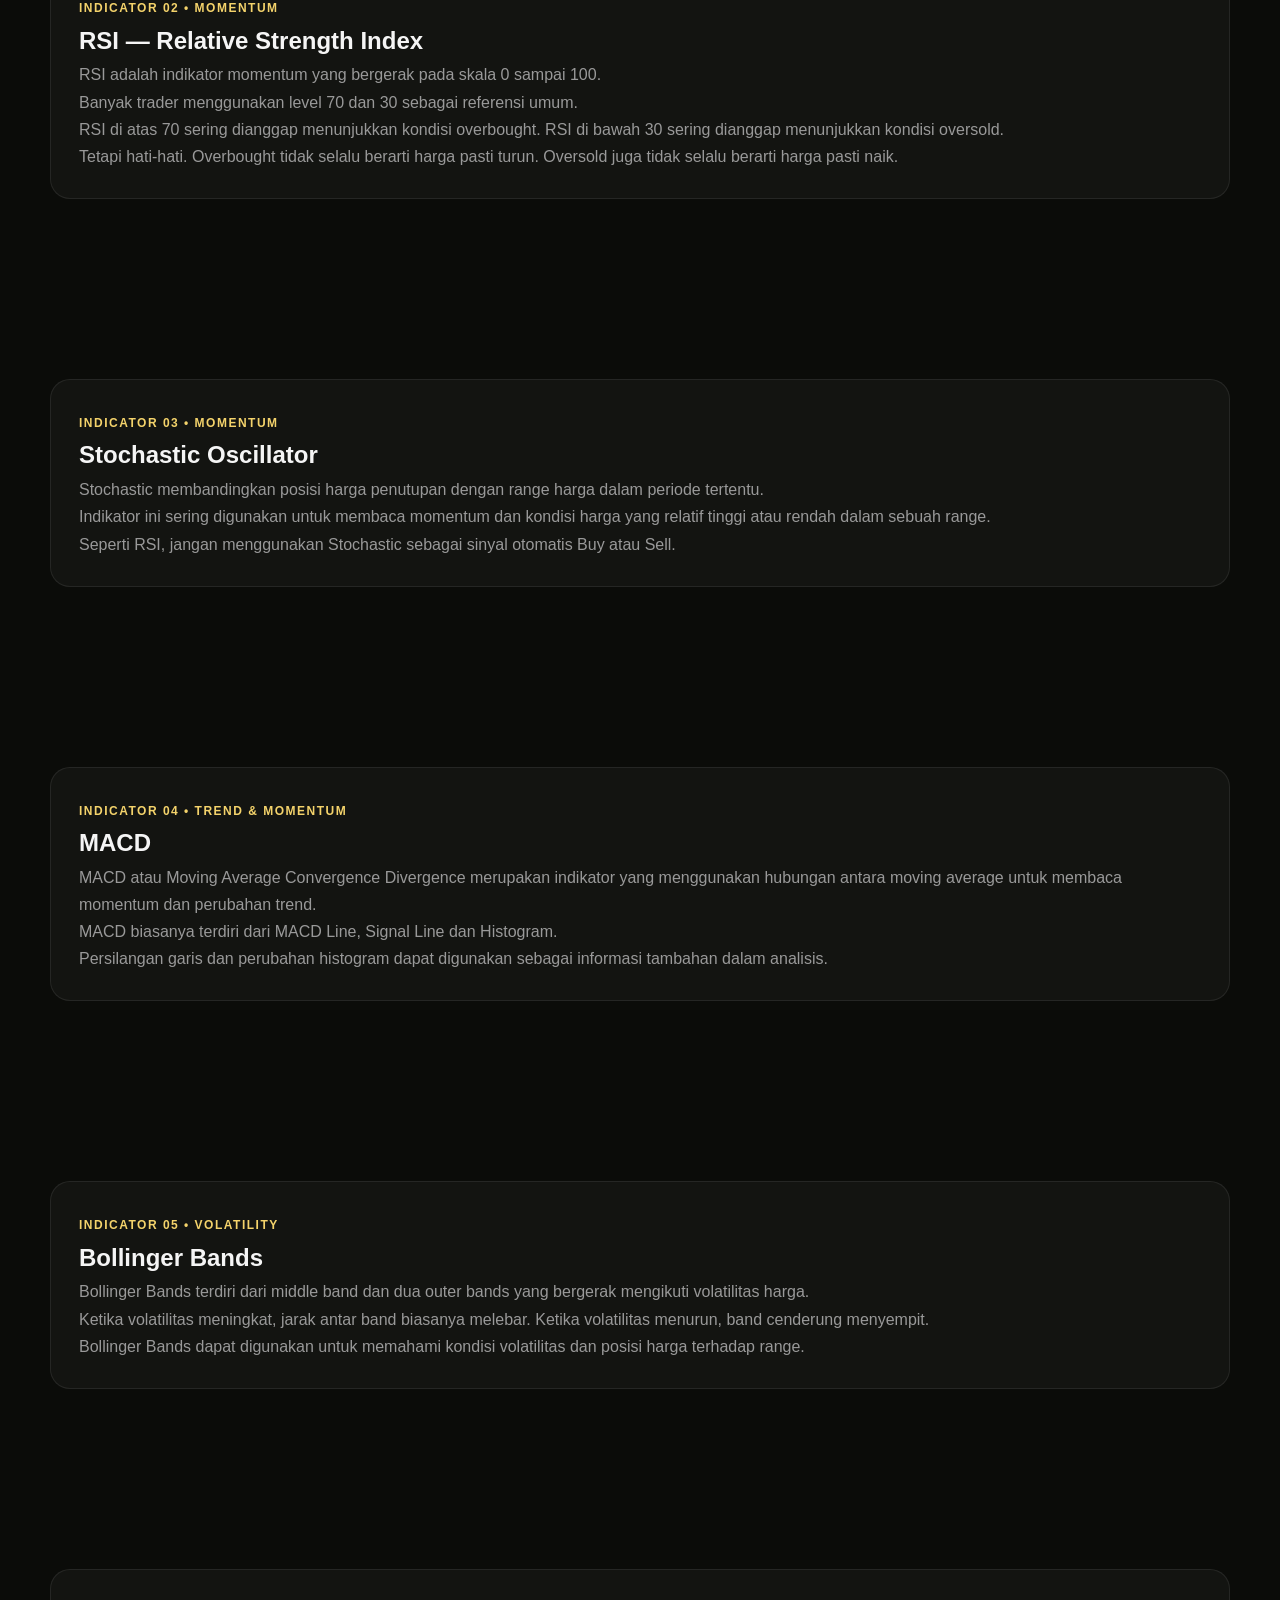
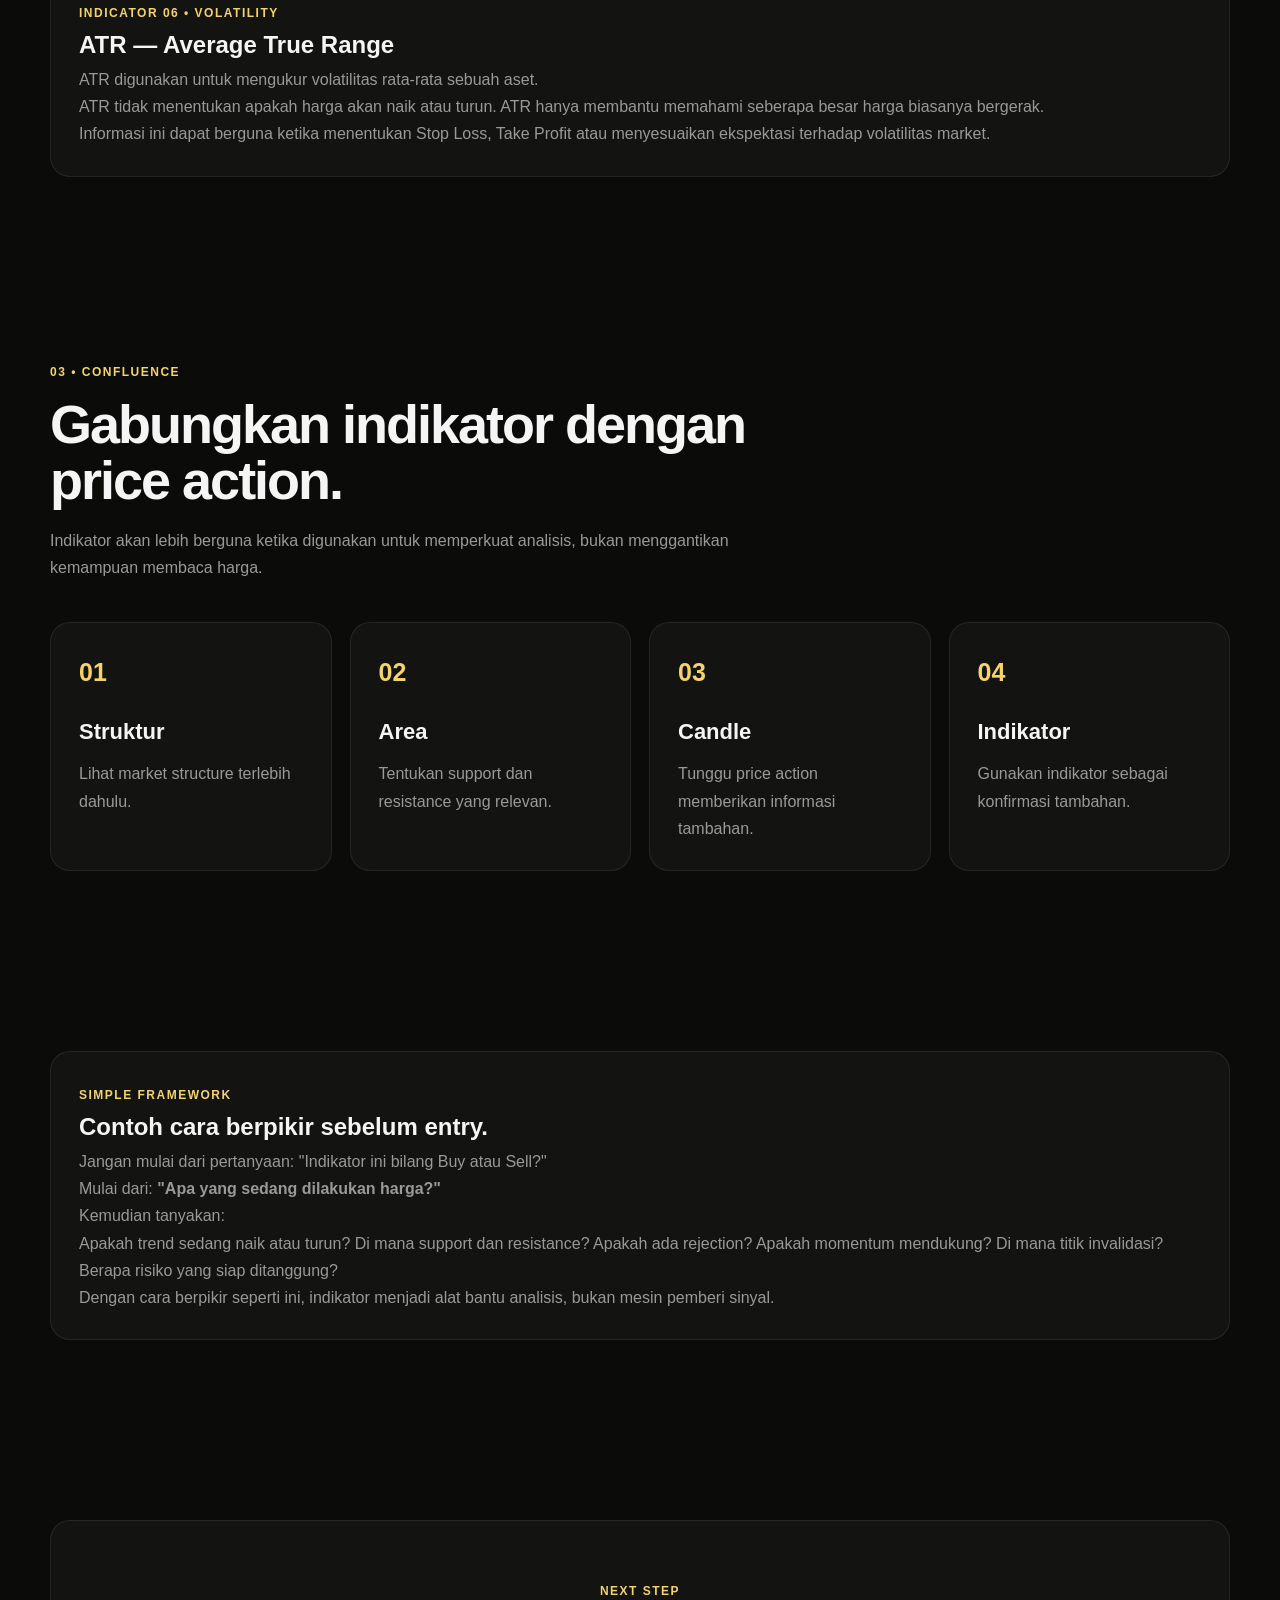
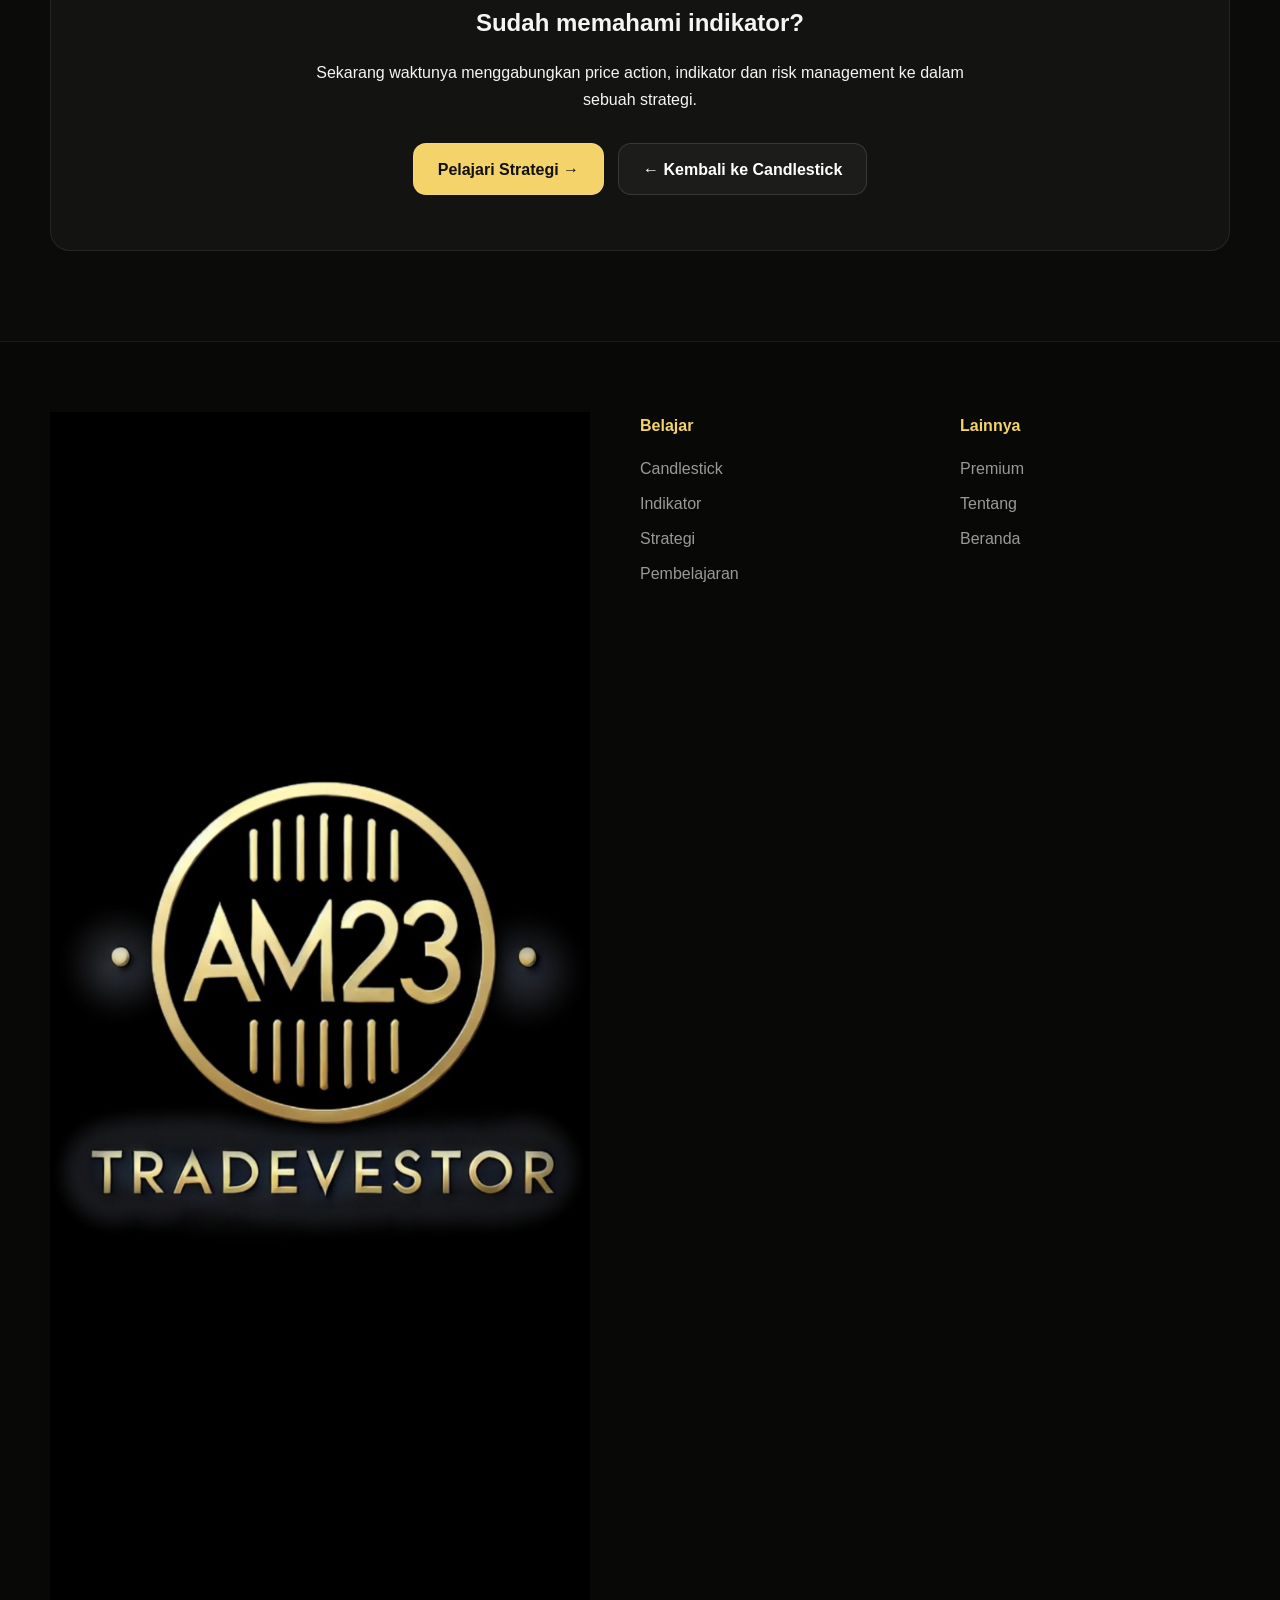
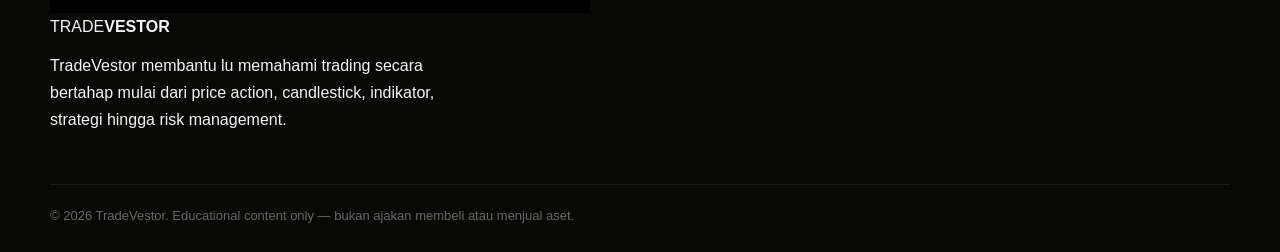
<file: indikator.html>
<!DOCTYPE html>
<html lang="id">

<head>
    <meta charset="UTF-8">

    <meta
        name="viewport"
        content="width=device-width, initial-scale=1.0"
    >

    <title>Belajar Indikator Trading — TradeVestor</title>

    <meta
        name="description"
        content="Pelajari indikator teknikal seperti EMA, RSI, MACD, Stochastic, Bollinger Bands dan ATR dari dasar hingga memahami cara menggunakannya."
    >

    <link rel="icon" href="logo.jpg">

    <!-- CSS UTAMA -->
    <link rel="stylesheet" href="css/style.css">

</head>


<body>


<!-- =====================================================
     NAVBAR
===================================================== -->

<header class="navbar">

    <div class="container nav-container">

        <a href="index.html" class="brand">

            <img
                src="logo.jpg"
                alt="Logo TradeVestor"
            >

            <span>
                TRADE<b>VESTOR</b>
            </span>

        </a>


        <button
            class="menu-btn"
            id="menuBtn"
            aria-label="Buka menu"
        >
            ☰
        </button>


        <nav>

            <ul
                class="nav-links"
                id="navLinks"
            >

                <li>
                    <a href="index.html">
                        Beranda
                    </a>
                </li>


                <li>
                    <a href="candlestick.html">
                        Candlestick
                    </a>
                </li>


                <li>
                    <a
                        href="indikator.html"
                        class="active"
                    >
                        Indikator
                    </a>
                </li>


                <li>
                    <a href="strategi.html">
                        Strategi
                    </a>
                </li>


                <li>
                    <a href="pembelajaran.html">
                        Pembelajaran
                    </a>
                </li>


                <li>
                    <a href="premium.html">
                        Premium
                    </a>
                </li>


                <li>
                    <a href="tentang.html">
                        Tentang
                    </a>
                </li>


                <li>
                    <a
                        href="premium.html"
                        class="nav-cta"
                    >
                        Premium →
                    </a>
                </li>

            </ul>

        </nav>

    </div>

</header>



<!-- =====================================================
     MAIN
===================================================== -->

<main>


<!-- =====================================================
     HERO
===================================================== -->

<section class="hero">

    <div class="container">

        <div class="reveal">

            <span class="eyebrow">
                TECHNICAL ANALYSIS • FREE
            </span>


            <h1>

                Jangan Penuhi Chart
                <span class="gradient">
                    dengan Indikator.
                </span>

            </h1>


            <p class="lead">

                Indikator bukan alat untuk meramal
                masa depan.

                Indikator adalah alat bantu untuk
                membaca kondisi harga, momentum,
                trend dan volatilitas.

                Pelajari cara menggunakannya dengan
                konteks yang benar.

            </p>


            <div class="actions">

                <a
                    href="#dasar"
                    class="btn btn-primary"
                >
                    Mulai Belajar ↓
                </a>


                <a
                    href="#indikator"
                    class="btn btn-secondary"
                >
                    Lihat Indikator
                </a>

            </div>

        </div>

    </div>

</section>



<!-- =====================================================
     FUNDAMENTAL
===================================================== -->

<section
    class="section"
    id="dasar"
>

    <div class="container">

        <div class="section-head">

            <span class="kicker">
                01 • FUNDAMENTAL
            </span>


            <h2>
                Apa itu indikator teknikal?
            </h2>


            <p>

                Indikator teknikal adalah perhitungan
                matematis yang menggunakan data harga,
                volume atau informasi market lainnya
                untuk membantu trader menganalisis
                kondisi pasar.

            </p>

        </div>



        <div class="grid-4">


            <div class="card">

                <div class="icon">
                    T
                </div>


                <h3>
                    Trend
                </h3>


                <p>

                    Membantu melihat arah pergerakan
                    harga secara lebih terstruktur.

                </p>

            </div>



            <div class="card">

                <div class="icon">
                    M
                </div>


                <h3>
                    Momentum
                </h3>


                <p>

                    Membantu mengukur kekuatan
                    pergerakan harga.

                </p>

            </div>



            <div class="card">

                <div class="icon">
                    V
                </div>


                <h3>
                    Volatilitas
                </h3>


                <p>

                    Membantu memahami seberapa besar
                    harga bergerak.

                </p>

            </div>



            <div class="card">

                <div class="icon">
                    C
                </div>


                <h3>
                    Confluence
                </h3>


                <p>

                    Digunakan sebagai salah satu
                    komponen konfirmasi analisis.

                </p>

            </div>

        </div>

    </div>

</section>



<!-- =====================================================
     PERINGATAN
===================================================== -->

<section class="section">

    <div class="container">

        <div class="article">

            <span class="tag">
                IMPORTANT
            </span>


            <h2>
                Semakin banyak indikator bukan berarti
                analisis semakin bagus.
            </h2>


            <p>

                Salah satu kesalahan pemula adalah
                memasang terlalu banyak indikator
                sampai chart terlihat penuh.

            </p>


            <p>

                EMA menunjukkan trend.

                RSI menunjukkan momentum.

                ATR menunjukkan volatilitas.

                Kalau semuanya dipakai tanpa alasan,
                lu justru bisa mendapatkan terlalu
                banyak informasi yang membingungkan.

            </p>


            <p>

                Tujuan kita bukan mencari sebanyak
                mungkin indikator.

                Tujuannya adalah menemukan informasi
                yang benar-benar membantu mengambil
                keputusan.

            </p>

        </div>

    </div>

</section>



<!-- =====================================================
     DAFTAR INDIKATOR
===================================================== -->

<section
    class="section"
    id="indikator"
>

    <div class="container">

        <div class="section-head">

            <span class="kicker">
                02 • INDICATORS
            </span>


            <h2>
                Kenali indikator yang paling sering
                digunakan trader.
            </h2>


            <p>

                Mulai dari indikator yang sederhana
                sebelum masuk ke kombinasi strategi
                yang lebih kompleks.

            </p>

        </div>



        <div class="grid-3">


            <a
                href="#ema"
                class="card"
            >

                <div class="icon">
                    EMA
                </div>


                <h3>
                    EMA
                </h3>


                <p>

                    Membantu membaca arah trend
                    dan dinamika harga.

                </p>

            </a>



            <a
                href="#rsi"
                class="card"
            >

                <div class="icon">
                    RSI
                </div>


                <h3>
                    RSI
                </h3>


                <p>

                    Membantu melihat momentum
                    dan kondisi ekstrem harga.

                </p>

            </a>



            <a
                href="#stochastic"
                class="card"
            >

                <div class="icon">
                    ST
                </div>


                <h3>
                    Stochastic
                </h3>


                <p>

                    Membantu mengamati momentum
                    dan posisi harga dalam range.

                </p>

            </a>



            <a
                href="#macd"
                class="card"
            >

                <div class="icon">
                    MACD
                </div>


                <h3>
                    MACD
                </h3>


                <p>

                    Digunakan untuk melihat momentum
                    dan perubahan trend.

                </p>

            </a>



            <a
                href="#bollinger"
                class="card"
            >

                <div class="icon">
                    BB
                </div>


                <h3>
                    Bollinger Bands
                </h3>


                <p>

                    Membantu melihat volatilitas
                    dan posisi harga terhadap range.

                </p>

            </a>



            <a
                href="#atr"
                class="card"
            >

                <div class="icon">
                    ATR
                </div>


                <h3>
                    ATR
                </h3>


                <p>

                    Membantu mengukur volatilitas
                    rata-rata sebuah aset.

                </p>

            </a>

        </div>

    </div>

</section>



<!-- =====================================================
     EMA
===================================================== -->

<section
    class="section"
    id="ema"
>

    <div class="container">

        <div class="article">

            <span class="tag">
                INDICATOR 01 • TREND
            </span>


            <h2>
                EMA — Exponential Moving Average
            </h2>


            <p>

                EMA adalah moving average yang
                memberikan bobot lebih besar terhadap
                harga terbaru.

            </p>


            <p>

                Karena lebih responsif terhadap
                perubahan harga dibandingkan SMA,
                EMA sering digunakan untuk membantu
                membaca arah trend.

            </p>


            <p>

                Contohnya:

                EMA 20 dapat digunakan untuk melihat
                pergerakan jangka pendek.

                EMA 50 sering digunakan untuk melihat
                trend menengah.

                EMA 200 sering digunakan untuk melihat
                trend yang lebih panjang.

            </p>


            <p>

                Namun angka tersebut bukan aturan
                wajib. Timeframe dan karakter aset
                tetap harus diperhatikan.

            </p>

        </div>

    </div>

</section>



<!-- =====================================================
     RSI
===================================================== -->

<section
    class="section"
    id="rsi"
>

    <div class="container">

        <div class="article">

            <span class="tag">
                INDICATOR 02 • MOMENTUM
            </span>


            <h2>
                RSI — Relative Strength Index
            </h2>


            <p>

                RSI adalah indikator momentum yang
                bergerak pada skala 0 sampai 100.

            </p>


            <p>

                Banyak trader menggunakan level
                70 dan 30 sebagai referensi umum.

            </p>


            <p>

                RSI di atas 70 sering dianggap
                menunjukkan kondisi overbought.

                RSI di bawah 30 sering dianggap
                menunjukkan kondisi oversold.

            </p>


            <p>

                Tetapi hati-hati.

                Overbought tidak selalu berarti
                harga pasti turun.

                Oversold juga tidak selalu berarti
                harga pasti naik.

            </p>

        </div>

    </div>

</section>



<!-- =====================================================
     STOCHASTIC
===================================================== -->

<section
    class="section"
    id="stochastic"
>

    <div class="container">

        <div class="article">

            <span class="tag">
                INDICATOR 03 • MOMENTUM
            </span>


            <h2>
                Stochastic Oscillator
            </h2>


            <p>

                Stochastic membandingkan posisi
                harga penutupan dengan range harga
                dalam periode tertentu.

            </p>


            <p>

                Indikator ini sering digunakan
                untuk membaca momentum dan kondisi
                harga yang relatif tinggi atau rendah
                dalam sebuah range.

            </p>


            <p>

                Seperti RSI, jangan menggunakan
                Stochastic sebagai sinyal otomatis
                Buy atau Sell.

            </p>

        </div>

    </div>

</section>



<!-- =====================================================
     MACD
===================================================== -->

<section
    class="section"
    id="macd"
>

    <div class="container">

        <div class="article">

            <span class="tag">
                INDICATOR 04 • TREND & MOMENTUM
            </span>


            <h2>
                MACD
            </h2>


            <p>

                MACD atau Moving Average Convergence
                Divergence merupakan indikator yang
                menggunakan hubungan antara moving
                average untuk membaca momentum dan
                perubahan trend.

            </p>


            <p>

                MACD biasanya terdiri dari MACD Line,
                Signal Line dan Histogram.

            </p>


            <p>

                Persilangan garis dan perubahan
                histogram dapat digunakan sebagai
                informasi tambahan dalam analisis.

            </p>

        </div>

    </div>

</section>



<!-- =====================================================
     BOLLINGER
===================================================== -->

<section
    class="section"
    id="bollinger"
>

    <div class="container">

        <div class="article">

            <span class="tag">
                INDICATOR 05 • VOLATILITY
            </span>


            <h2>
                Bollinger Bands
            </h2>


            <p>

                Bollinger Bands terdiri dari
                middle band dan dua outer bands
                yang bergerak mengikuti volatilitas
                harga.

            </p>


            <p>

                Ketika volatilitas meningkat,
                jarak antar band biasanya melebar.

                Ketika volatilitas menurun,
                band cenderung menyempit.

            </p>


            <p>

                Bollinger Bands dapat digunakan
                untuk memahami kondisi volatilitas
                dan posisi harga terhadap range.

            </p>

        </div>

    </div>

</section>



<!-- =====================================================
     ATR
===================================================== -->

<section
    class="section"
    id="atr"
>

    <div class="container">

        <div class="article">

            <span class="tag">
                INDICATOR 06 • VOLATILITY
            </span>


            <h2>
                ATR — Average True Range
            </h2>


            <p>

                ATR digunakan untuk mengukur
                volatilitas rata-rata sebuah aset.

            </p>


            <p>

                ATR tidak menentukan apakah harga
                akan naik atau turun.

                ATR hanya membantu memahami seberapa
                besar harga biasanya bergerak.

            </p>


            <p>

                Informasi ini dapat berguna ketika
                menentukan Stop Loss, Take Profit
                atau menyesuaikan ekspektasi terhadap
                volatilitas market.

            </p>

        </div>

    </div>

</section>



<!-- =====================================================
     CONFLUENCE
===================================================== -->

<section class="section">

    <div class="container">

        <div class="section-head">

            <span class="kicker">
                03 • CONFLUENCE
            </span>


            <h2>
                Gabungkan indikator dengan price action.
            </h2>


            <p>

                Indikator akan lebih berguna ketika
                digunakan untuk memperkuat analisis,
                bukan menggantikan kemampuan membaca
                harga.

            </p>

        </div>



        <div class="grid-4">


            <div class="card">

                <div class="icon">
                    01
                </div>


                <h3>
                    Struktur
                </h3>


                <p>

                    Lihat market structure terlebih
                    dahulu.

                </p>

            </div>



            <div class="card">

                <div class="icon">
                    02
                </div>


                <h3>
                    Area
                </h3>


                <p>

                    Tentukan support dan resistance
                    yang relevan.

                </p>

            </div>



            <div class="card">

                <div class="icon">
                    03
                </div>


                <h3>
                    Candle
                </h3>


                <p>

                    Tunggu price action memberikan
                    informasi tambahan.

                </p>

            </div>



            <div class="card">

                <div class="icon">
                    04
                </div>


                <h3>
                    Indikator
                </h3>


                <p>

                    Gunakan indikator sebagai
                    konfirmasi tambahan.

                </p>

            </div>

        </div>

    </div>

</section>



<!-- =====================================================
     CONTOH FRAMEWORK
===================================================== -->

<section class="section">

    <div class="container">

        <div class="article">

            <span class="tag">
                SIMPLE FRAMEWORK
            </span>


            <h2>
                Contoh cara berpikir sebelum entry.
            </h2>


            <p>

                Jangan mulai dari pertanyaan:

                "Indikator ini bilang Buy atau Sell?"

            </p>


            <p>

                Mulai dari:

                <strong>
                    "Apa yang sedang dilakukan harga?"
                </strong>

            </p>


            <p>

                Kemudian tanyakan:

            </p>


            <p>

                Apakah trend sedang naik atau turun?

                Di mana support dan resistance?

                Apakah ada rejection?

                Apakah momentum mendukung?

                Di mana titik invalidasi?

                Berapa risiko yang siap ditanggung?

            </p>


            <p>

                Dengan cara berpikir seperti ini,
                indikator menjadi alat bantu analisis,
                bukan mesin pemberi sinyal.

            </p>

        </div>

    </div>

</section>



<!-- =====================================================
     CTA
===================================================== -->

<section class="section">

    <div class="container">

        <div
            class="card"
            style="text-align:center;padding:55px 25px"
        >

            <span class="kicker">
                NEXT STEP
            </span>


            <h2>
                Sudah memahami indikator?
            </h2>


            <p
                style="
                    color:var(--muted);
                    max-width:650px;
                    margin:15px auto 0;
                "
            >

                Sekarang waktunya menggabungkan
                price action, indikator dan risk
                management ke dalam sebuah strategi.

            </p>


            <div
                class="actions"
                style="justify-content:center"
            >

                <a
                    href="strategi.html"
                    class="btn btn-primary"
                >
                    Pelajari Strategi →
                </a>


                <a
                    href="candlestick.html"
                    class="btn btn-secondary"
                >
                    ← Kembali ke Candlestick
                </a>

            </div>

        </div>

    </div>

</section>


</main>



<!-- =====================================================
     FOOTER
===================================================== -->

<footer>

    <div class="container">

        <div class="footer">


            <div>

                <div class="brand">

                    <img
                        src="logo.jpg"
                        alt="Logo TradeVestor"
                    >

                    <span>
                        TRADE<b>VESTOR</b>
                    </span>

                </div>


                <p style="margin-top:12px;max-width:420px">

                    TradeVestor membantu lu memahami
                    trading secara bertahap mulai dari
                    price action, candlestick, indikator,
                    strategi hingga risk management.

                </p>

            </div>



            <div>

                <h4>
                    Belajar
                </h4>


                <a href="candlestick.html">
                    Candlestick
                </a>


                <a href="indikator.html">
                    Indikator
                </a>


                <a href="strategi.html">
                    Strategi
                </a>


                <a href="pembelajaran.html">
                    Pembelajaran
                </a>

            </div>



            <div>

                <h4>
                    Lainnya
                </h4>


                <a href="premium.html">
                    Premium
                </a>


                <a href="tentang.html">
                    Tentang
                </a>


                <a href="index.html">
                    Beranda
                </a>

            </div>

        </div>



        <div class="copyright">

            © 2026 TradeVestor.
            Educational content only —
            bukan ajakan membeli atau menjual aset.

        </div>

    </div>

</footer>



<!-- =====================================================
     JAVASCRIPT
===================================================== -->

<script src="js/script.js"></script>

</body>

</html>
</file>
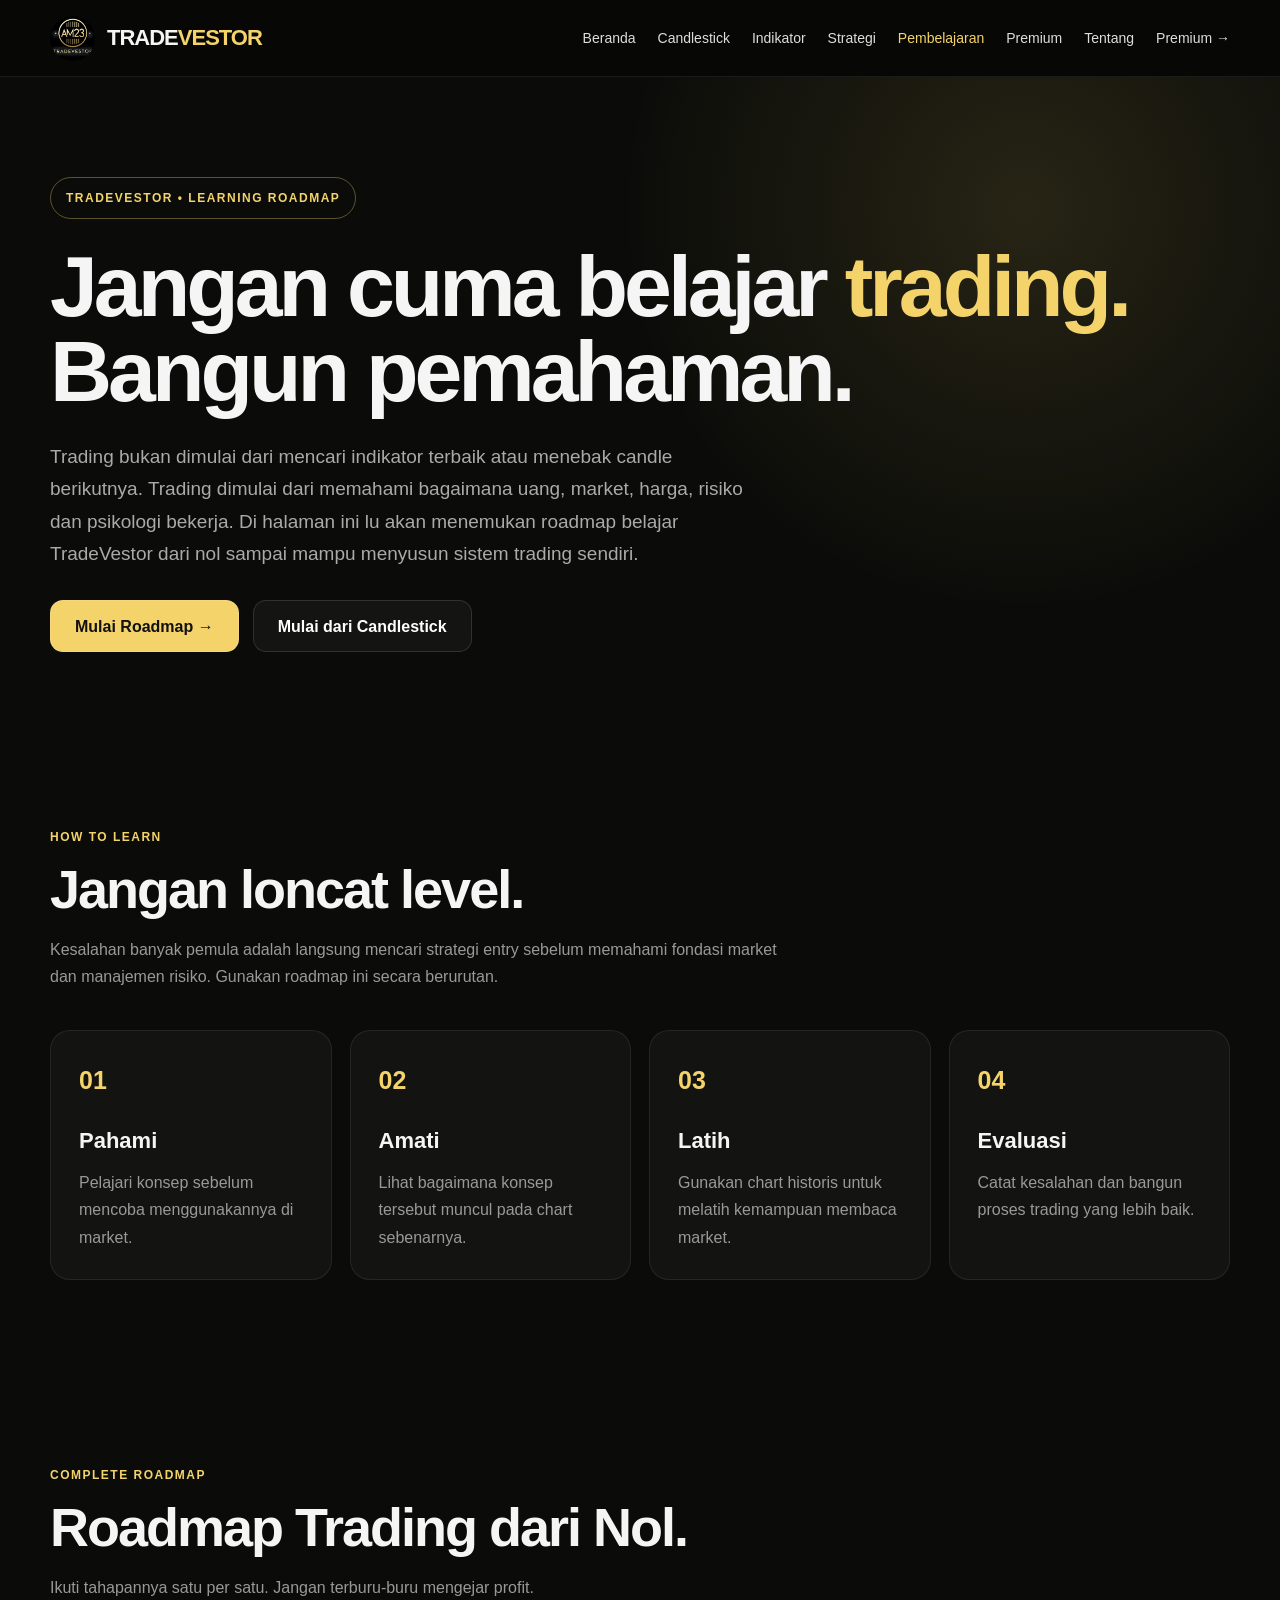
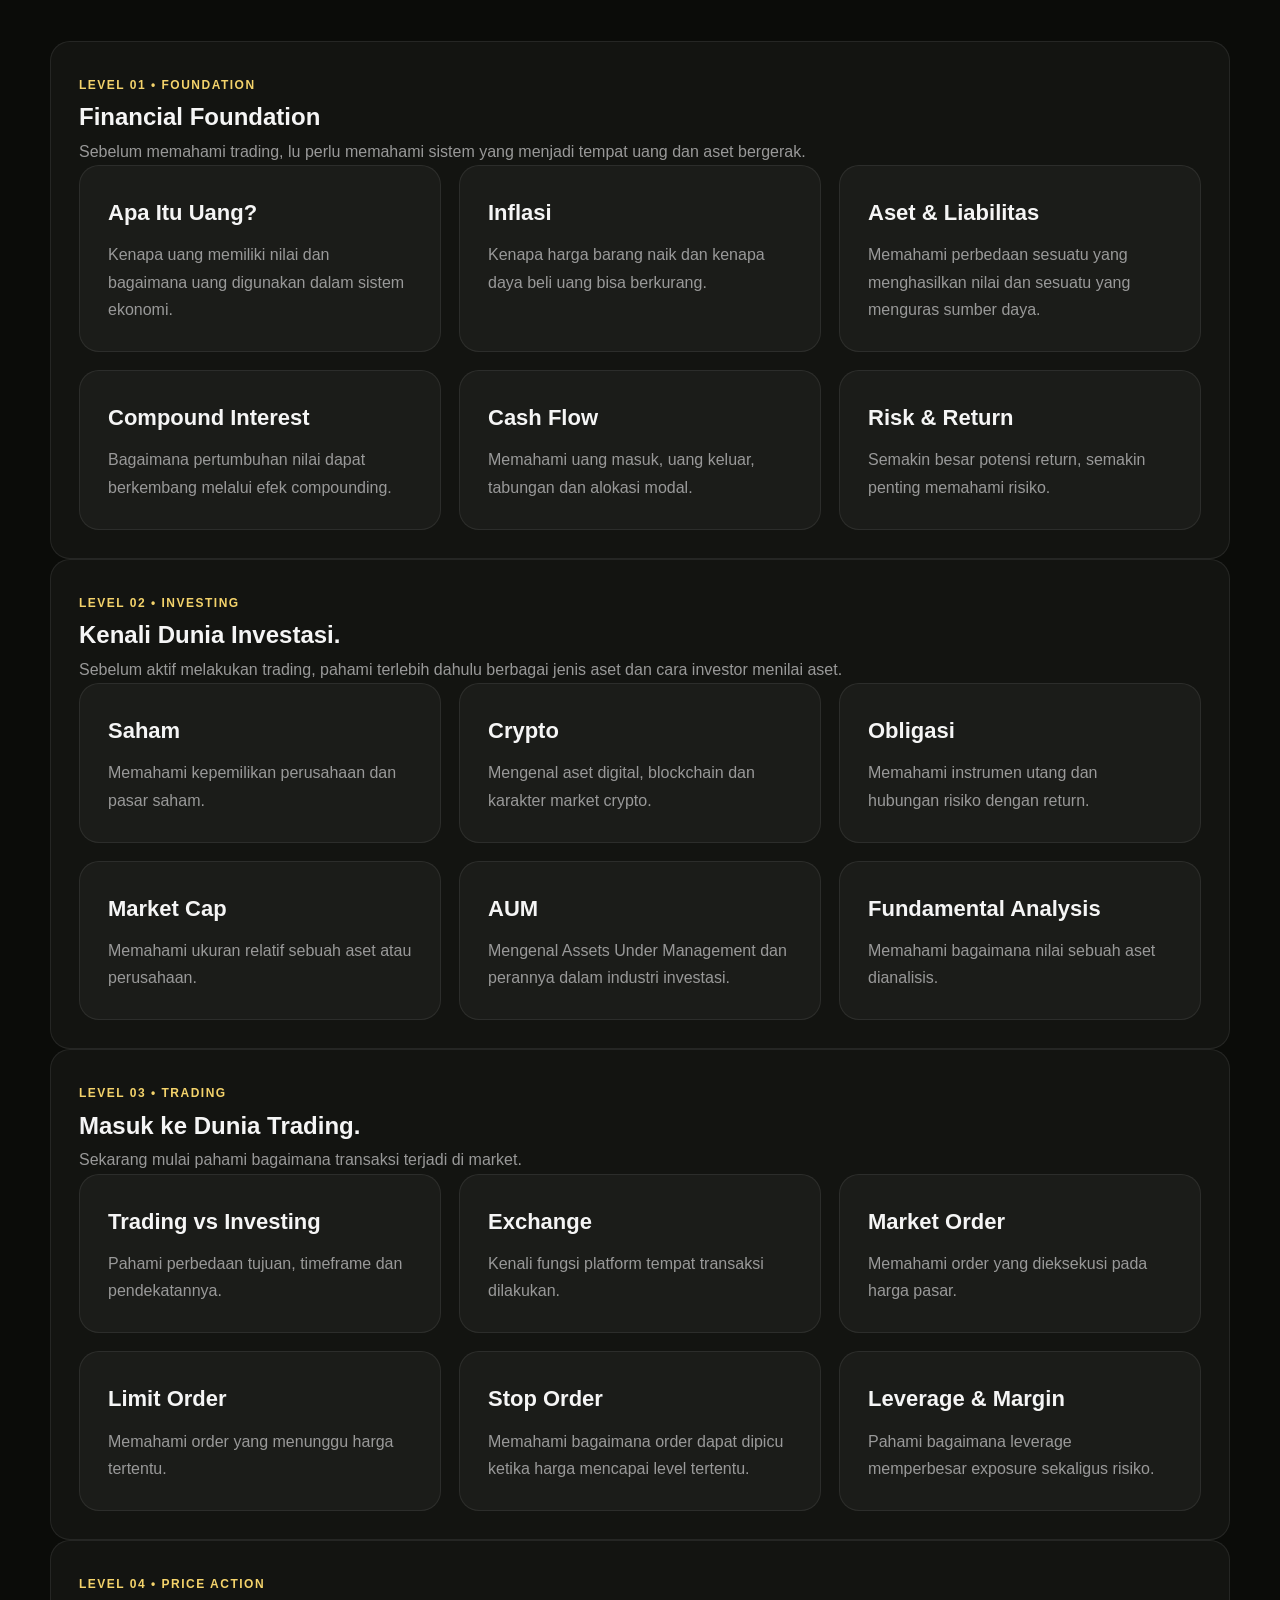
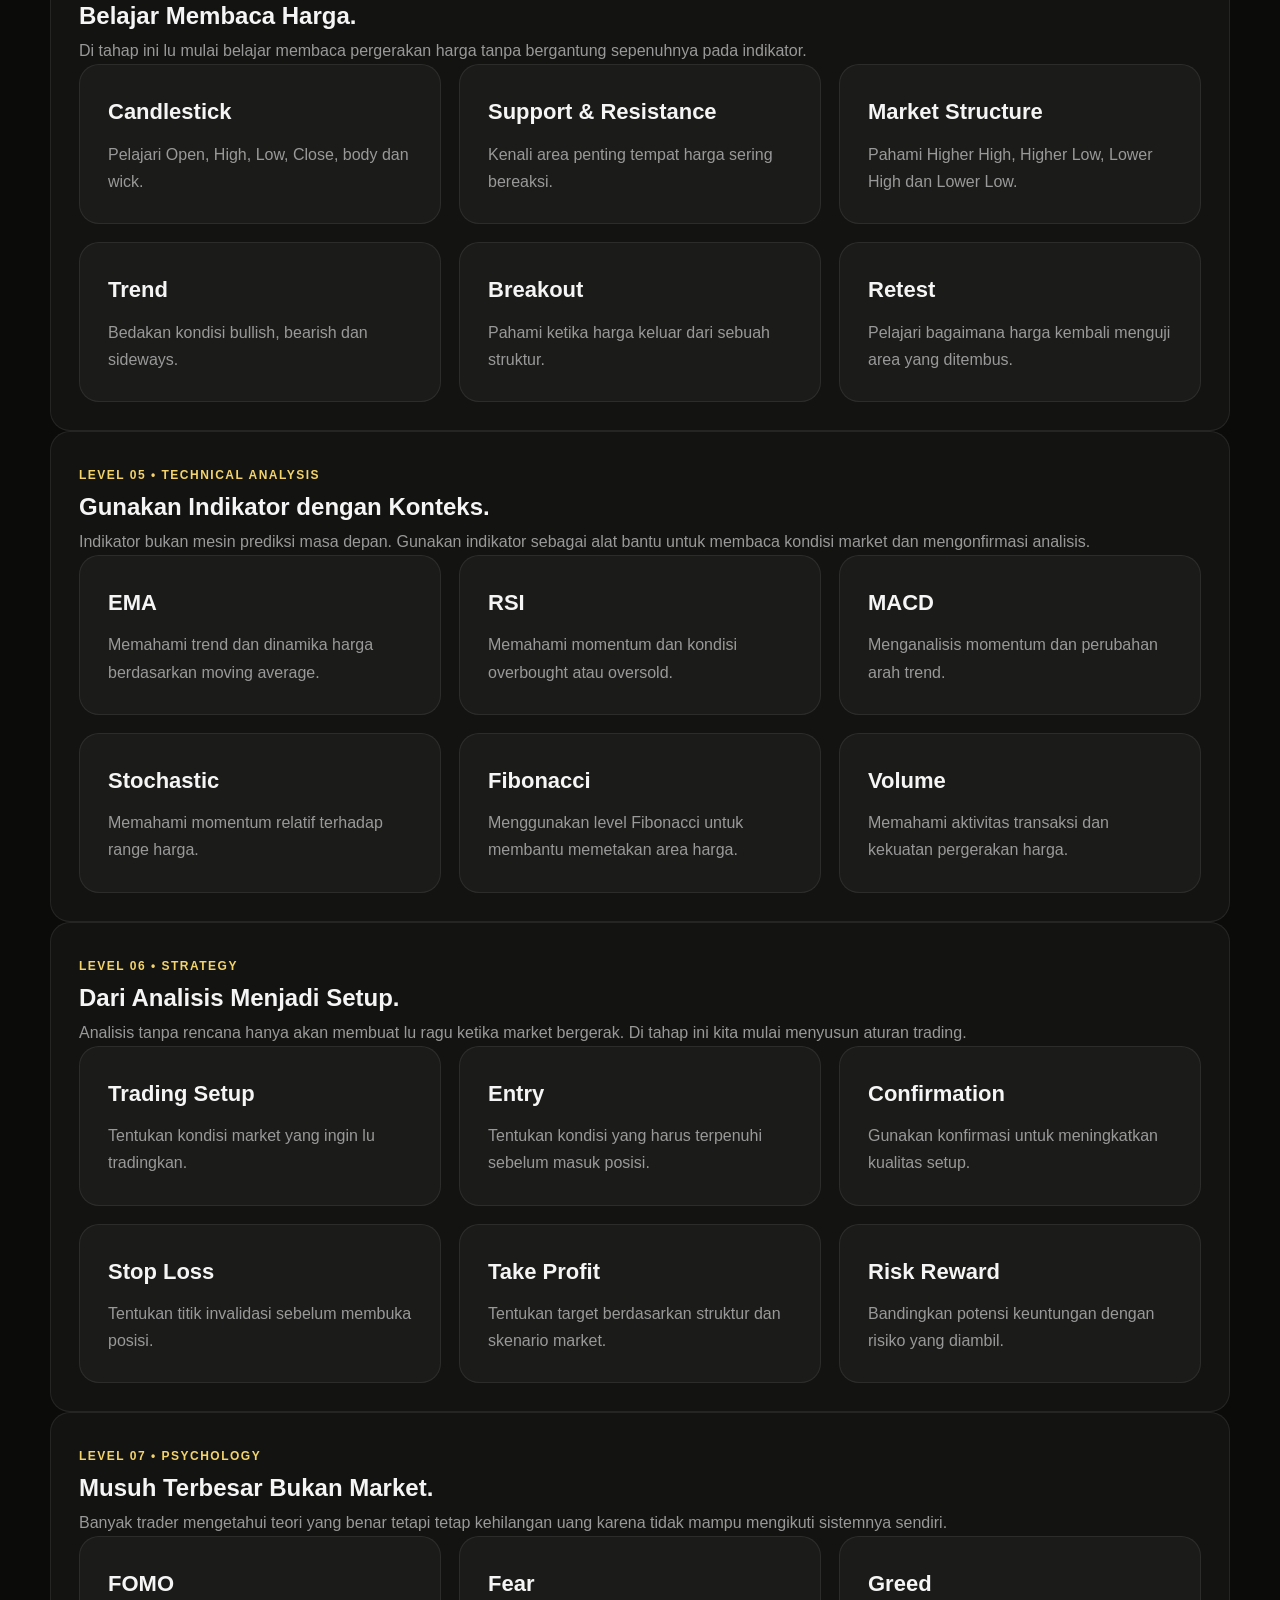
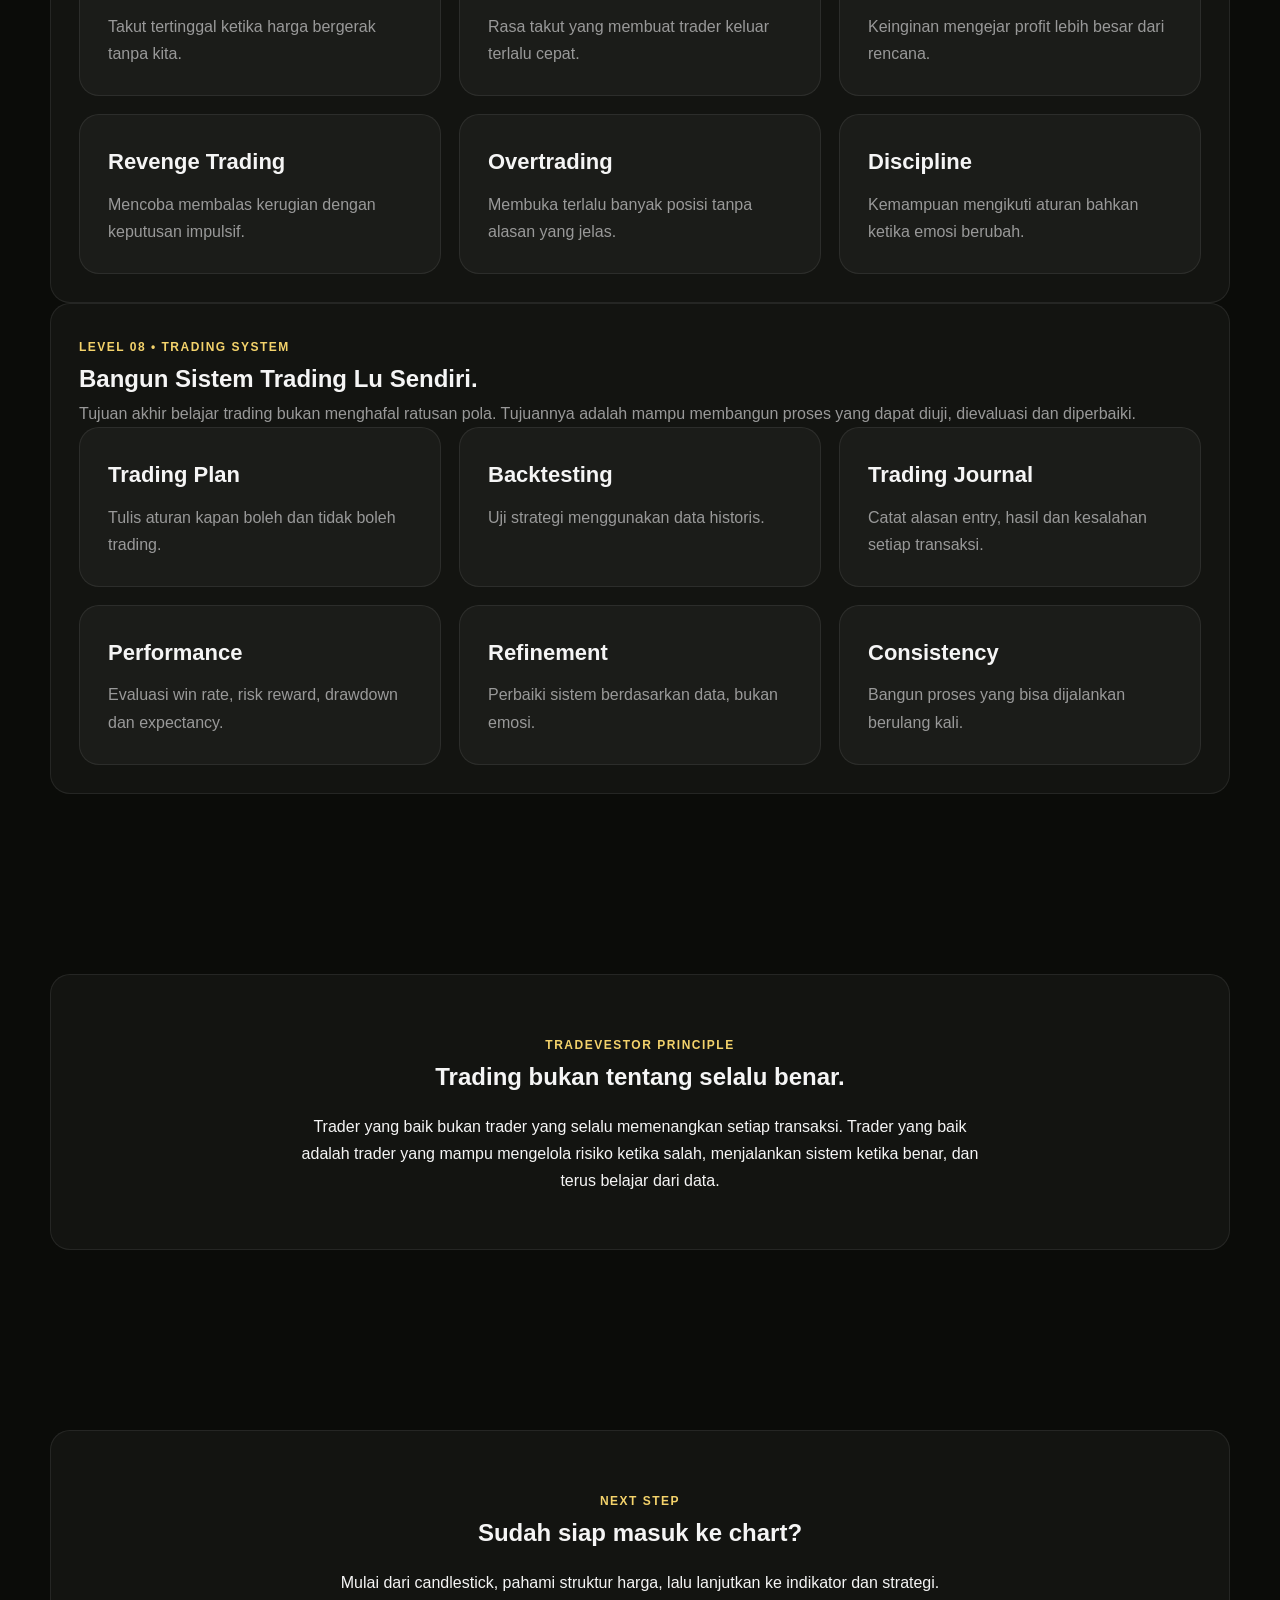
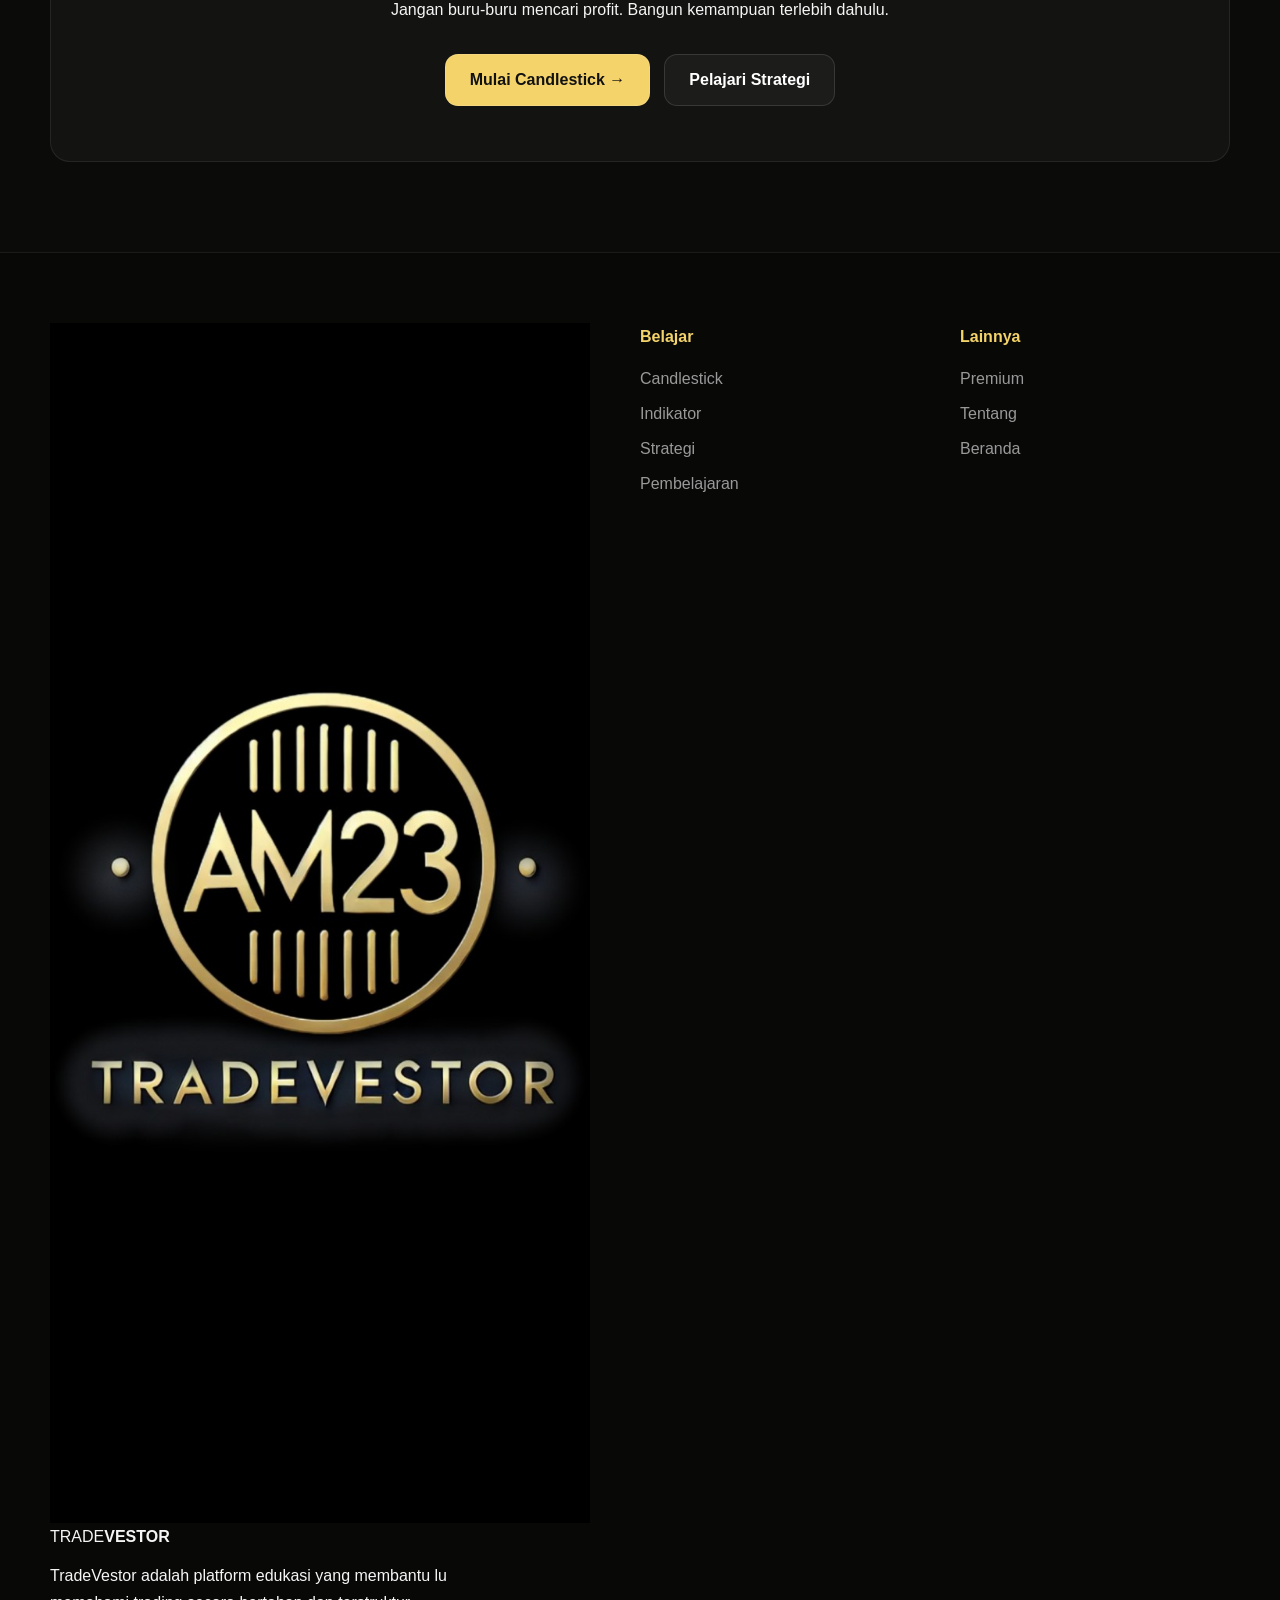
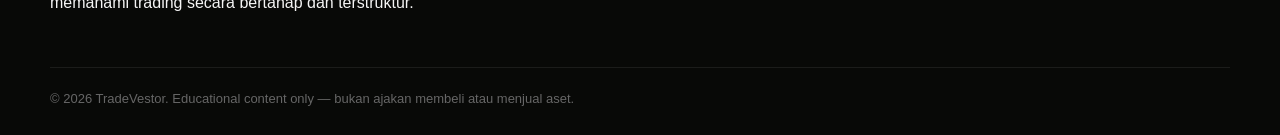
<file: pembelajaran.html>
<!DOCTYPE html>
<html lang="id">

<head>

<meta charset="UTF-8">
<meta name="viewport" content="width=device-width, initial-scale=1.0">

<title>Roadmap Belajar Trading — TradeVestor</title>

<meta
name="description"
content="Roadmap belajar trading TradeVestor dari financial foundation, investasi, trading, price action, technical analysis, strategi, psikologi hingga membangun trading system."
>

<link rel="icon" href="logo.jpg">

<link rel="stylesheet" href="css/style.css">

</head>

<body>


<!-- =====================================================
NAVBAR
===================================================== -->

<header class="navbar">

<div class="container nav-container">

<a href="index.html" class="brand">

<img
src="logo.jpg"
alt="Logo TradeVestor"
>

<span>
TRADE<b>VESTOR</b>
</span>

</a>


<button
class="menu-btn"
id="menuBtn"
aria-label="Buka menu"
>
☰
</button>


<nav>

<ul class="nav-links" id="navLinks">

<li>
<a href="index.html">
Beranda
</a>
</li>

<li>
<a href="candlestick.html">
Candlestick
</a>
</li>

<li>
<a href="indikator.html">
Indikator
</a>
</li>

<li>
<a href="strategi.html">
Strategi
</a>
</li>

<li>
<a
href="pembelajaran.html"
class="active"
>
Pembelajaran
</a>
</li>

<li>
<a href="premium.html">
Premium
</a>
</li>

<li>
<a href="tentang.html">
Tentang
</a>
</li>

<li>
<a
href="premium.html"
class="nav-cta"
>
Premium →
</a>
</li>

</ul>

</nav>

</div>

</header>



<!-- =====================================================
HERO
===================================================== -->

<main>

<section class="hero">

<div class="container">

<div class="reveal">

<span class="eyebrow">
TRADEVESTOR • LEARNING ROADMAP
</span>

<h1>

Jangan cuma belajar
<span class="gradient">
trading.
</span>

Bangun pemahaman.

</h1>


<p class="lead">

Trading bukan dimulai dari mencari indikator
terbaik atau menebak candle berikutnya.

Trading dimulai dari memahami bagaimana uang,
market, harga, risiko dan psikologi bekerja.

Di halaman ini lu akan menemukan roadmap
belajar TradeVestor dari nol sampai mampu
menyusun sistem trading sendiri.

</p>


<div class="actions">

<a
class="btn btn-primary"
href="#roadmap"
>
Mulai Roadmap →
</a>

<a
class="btn btn-secondary"
href="candlestick.html"
>
Mulai dari Candlestick
</a>

</div>

</div>

</div>

</section>



<!-- =====================================================
INTRO
===================================================== -->

<section class="section">

<div class="container">

<div class="section-head">

<span class="kicker">
HOW TO LEARN
</span>

<h2>
Jangan loncat level.
</h2>

<p>

Kesalahan banyak pemula adalah langsung
mencari strategi entry sebelum memahami
fondasi market dan manajemen risiko.

Gunakan roadmap ini secara berurutan.

</p>

</div>


<div class="grid-4">

<div class="card">

<div class="icon">
01
</div>

<h3>
Pahami
</h3>

<p>
Pelajari konsep sebelum mencoba
menggunakannya di market.
</p>

</div>


<div class="card">

<div class="icon">
02
</div>

<h3>
Amati
</h3>

<p>
Lihat bagaimana konsep tersebut
muncul pada chart sebenarnya.
</p>

</div>


<div class="card">

<div class="icon">
03
</div>

<h3>
Latih
</h3>

<p>
Gunakan chart historis untuk
melatih kemampuan membaca market.
</p>

</div>


<div class="card">

<div class="icon">
04
</div>

<h3>
Evaluasi
</h3>

<p>
Catat kesalahan dan bangun
proses trading yang lebih baik.
</p>

</div>

</div>

</div>

</section>



<!-- =====================================================
ROADMAP
===================================================== -->

<section
class="section"
id="roadmap"
>

<div class="container">

<div class="section-head">

<span class="kicker">
COMPLETE ROADMAP
</span>

<h2>
Roadmap Trading dari Nol.
</h2>

<p>

Ikuti tahapannya satu per satu.
Jangan terburu-buru mengejar profit.

</p>

</div>



<!-- LEVEL 01 -->

<div class="article">

<span class="tag">
LEVEL 01 • FOUNDATION
</span>

<h2>
Financial Foundation
</h2>

<p>

Sebelum memahami trading, lu perlu memahami
sistem yang menjadi tempat uang dan aset
bergerak.

</p>


<div class="grid-3">

<div class="card">

<h3>
Apa Itu Uang?
</h3>

<p>
Kenapa uang memiliki nilai dan bagaimana
uang digunakan dalam sistem ekonomi.
</p>

</div>


<div class="card">

<h3>
Inflasi
</h3>

<p>
Kenapa harga barang naik dan kenapa daya
beli uang bisa berkurang.
</p>

</div>


<div class="card">

<h3>
Aset & Liabilitas
</h3>

<p>
Memahami perbedaan sesuatu yang
menghasilkan nilai dan sesuatu yang
menguras sumber daya.
</p>

</div>


<div class="card">

<h3>
Compound Interest
</h3>

<p>
Bagaimana pertumbuhan nilai dapat
berkembang melalui efek compounding.
</p>

</div>


<div class="card">

<h3>
Cash Flow
</h3>

<p>
Memahami uang masuk, uang keluar,
tabungan dan alokasi modal.
</p>

</div>


<div class="card">

<h3>
Risk & Return
</h3>

<p>
Semakin besar potensi return,
semakin penting memahami risiko.
</p>

</div>

</div>

</div>



<!-- LEVEL 02 -->

<div class="article">

<span class="tag">
LEVEL 02 • INVESTING
</span>

<h2>
Kenali Dunia Investasi.
</h2>

<p>

Sebelum aktif melakukan trading,
pahami terlebih dahulu berbagai jenis
aset dan cara investor menilai aset.

</p>


<div class="grid-3">

<div class="card">
<h3>Saham</h3>
<p>Memahami kepemilikan perusahaan dan pasar saham.</p>
</div>

<div class="card">
<h3>Crypto</h3>
<p>Mengenal aset digital, blockchain dan karakter market crypto.</p>
</div>

<div class="card">
<h3>Obligasi</h3>
<p>Memahami instrumen utang dan hubungan risiko dengan return.</p>
</div>

<div class="card">
<h3>Market Cap</h3>
<p>Memahami ukuran relatif sebuah aset atau perusahaan.</p>
</div>

<div class="card">
<h3>AUM</h3>
<p>Mengenal Assets Under Management dan perannya dalam industri investasi.</p>
</div>

<div class="card">
<h3>Fundamental Analysis</h3>
<p>Memahami bagaimana nilai sebuah aset dianalisis.</p>
</div>

</div>

</div>



<!-- LEVEL 03 -->

<div class="article">

<span class="tag">
LEVEL 03 • TRADING
</span>

<h2>
Masuk ke Dunia Trading.
</h2>

<p>

Sekarang mulai pahami bagaimana transaksi
terjadi di market.

</p>


<div class="grid-3">

<div class="card">
<h3>Trading vs Investing</h3>
<p>Pahami perbedaan tujuan, timeframe dan pendekatannya.</p>
</div>

<div class="card">
<h3>Exchange</h3>
<p>Kenali fungsi platform tempat transaksi dilakukan.</p>
</div>

<div class="card">
<h3>Market Order</h3>
<p>Memahami order yang dieksekusi pada harga pasar.</p>
</div>

<div class="card">
<h3>Limit Order</h3>
<p>Memahami order yang menunggu harga tertentu.</p>
</div>

<div class="card">
<h3>Stop Order</h3>
<p>Memahami bagaimana order dapat dipicu ketika harga mencapai level tertentu.</p>
</div>

<div class="card">
<h3>Leverage & Margin</h3>
<p>Pahami bagaimana leverage memperbesar exposure sekaligus risiko.</p>
</div>

</div>

</div>



<!-- LEVEL 04 -->

<div class="article">

<span class="tag">
LEVEL 04 • PRICE ACTION
</span>

<h2>
Belajar Membaca Harga.
</h2>

<p>

Di tahap ini lu mulai belajar membaca
pergerakan harga tanpa bergantung
sepenuhnya pada indikator.

</p>


<div class="grid-3">

<div class="card">
<h3>Candlestick</h3>
<p>Pelajari Open, High, Low, Close, body dan wick.</p>
</div>

<div class="card">
<h3>Support & Resistance</h3>
<p>Kenali area penting tempat harga sering bereaksi.</p>
</div>

<div class="card">
<h3>Market Structure</h3>
<p>Pahami Higher High, Higher Low, Lower High dan Lower Low.</p>
</div>

<div class="card">
<h3>Trend</h3>
<p>Bedakan kondisi bullish, bearish dan sideways.</p>
</div>

<div class="card">
<h3>Breakout</h3>
<p>Pahami ketika harga keluar dari sebuah struktur.</p>
</div>

<div class="card">
<h3>Retest</h3>
<p>Pelajari bagaimana harga kembali menguji area yang ditembus.</p>
</div>

</div>

</div>



<!-- LEVEL 05 -->

<div class="article">

<span class="tag">
LEVEL 05 • TECHNICAL ANALYSIS
</span>

<h2>
Gunakan Indikator dengan Konteks.
</h2>

<p>

Indikator bukan mesin prediksi masa depan.

Gunakan indikator sebagai alat bantu
untuk membaca kondisi market dan
mengonfirmasi analisis.

</p>


<div class="grid-3">

<div class="card">
<h3>EMA</h3>
<p>Memahami trend dan dinamika harga berdasarkan moving average.</p>
</div>

<div class="card">
<h3>RSI</h3>
<p>Memahami momentum dan kondisi overbought atau oversold.</p>
</div>

<div class="card">
<h3>MACD</h3>
<p>Menganalisis momentum dan perubahan arah trend.</p>
</div>

<div class="card">
<h3>Stochastic</h3>
<p>Memahami momentum relatif terhadap range harga.</p>
</div>

<div class="card">
<h3>Fibonacci</h3>
<p>Menggunakan level Fibonacci untuk membantu memetakan area harga.</p>
</div>

<div class="card">
<h3>Volume</h3>
<p>Memahami aktivitas transaksi dan kekuatan pergerakan harga.</p>
</div>

</div>

</div>



<!-- LEVEL 06 -->

<div class="article">

<span class="tag">
LEVEL 06 • STRATEGY
</span>

<h2>
Dari Analisis Menjadi Setup.
</h2>

<p>

Analisis tanpa rencana hanya akan membuat
lu ragu ketika market bergerak.

Di tahap ini kita mulai menyusun
aturan trading.

</p>


<div class="grid-3">

<div class="card">
<h3>Trading Setup</h3>
<p>Tentukan kondisi market yang ingin lu tradingkan.</p>
</div>

<div class="card">
<h3>Entry</h3>
<p>Tentukan kondisi yang harus terpenuhi sebelum masuk posisi.</p>
</div>

<div class="card">
<h3>Confirmation</h3>
<p>Gunakan konfirmasi untuk meningkatkan kualitas setup.</p>
</div>

<div class="card">
<h3>Stop Loss</h3>
<p>Tentukan titik invalidasi sebelum membuka posisi.</p>
</div>

<div class="card">
<h3>Take Profit</h3>
<p>Tentukan target berdasarkan struktur dan skenario market.</p>
</div>

<div class="card">
<h3>Risk Reward</h3>
<p>Bandingkan potensi keuntungan dengan risiko yang diambil.</p>
</div>

</div>

</div>



<!-- LEVEL 07 -->

<div class="article">

<span class="tag">
LEVEL 07 • PSYCHOLOGY
</span>

<h2>
Musuh Terbesar Bukan Market.
</h2>

<p>

Banyak trader mengetahui teori yang benar
tetapi tetap kehilangan uang karena tidak
mampu mengikuti sistemnya sendiri.

</p>


<div class="grid-3">

<div class="card">
<h3>FOMO</h3>
<p>Takut tertinggal ketika harga bergerak tanpa kita.</p>
</div>

<div class="card">
<h3>Fear</h3>
<p>Rasa takut yang membuat trader keluar terlalu cepat.</p>
</div>

<div class="card">
<h3>Greed</h3>
<p>Keinginan mengejar profit lebih besar dari rencana.</p>
</div>

<div class="card">
<h3>Revenge Trading</h3>
<p>Mencoba membalas kerugian dengan keputusan impulsif.</p>
</div>

<div class="card">
<h3>Overtrading</h3>
<p>Membuka terlalu banyak posisi tanpa alasan yang jelas.</p>
</div>

<div class="card">
<h3>Discipline</h3>
<p>Kemampuan mengikuti aturan bahkan ketika emosi berubah.</p>
</div>

</div>

</div>



<!-- LEVEL 08 -->

<div class="article">

<span class="tag">
LEVEL 08 • TRADING SYSTEM
</span>

<h2>
Bangun Sistem Trading Lu Sendiri.
</h2>

<p>

Tujuan akhir belajar trading bukan
menghafal ratusan pola.

Tujuannya adalah mampu membangun proses
yang dapat diuji, dievaluasi dan diperbaiki.

</p>


<div class="grid-3">

<div class="card">
<h3>Trading Plan</h3>
<p>Tulis aturan kapan boleh dan tidak boleh trading.</p>
</div>

<div class="card">
<h3>Backtesting</h3>
<p>Uji strategi menggunakan data historis.</p>
</div>

<div class="card">
<h3>Trading Journal</h3>
<p>Catat alasan entry, hasil dan kesalahan setiap transaksi.</p>
</div>

<div class="card">
<h3>Performance</h3>
<p>Evaluasi win rate, risk reward, drawdown dan expectancy.</p>
</div>

<div class="card">
<h3>Refinement</h3>
<p>Perbaiki sistem berdasarkan data, bukan emosi.</p>
</div>

<div class="card">
<h3>Consistency</h3>
<p>Bangun proses yang bisa dijalankan berulang kali.</p>
</div>

</div>

</div>

</div>

</section>



<!-- =====================================================
CORE PRINCIPLE
===================================================== -->

<section class="section">

<div class="container">

<div
class="card"
style="text-align:center;padding:55px 25px"
>

<span class="kicker">
TRADEVESTOR PRINCIPLE
</span>

<h2>
Trading bukan tentang selalu benar.
</h2>

<p
style="
color:var(--muted);
max-width:700px;
margin:15px auto 0;
"
>

Trader yang baik bukan trader yang
selalu memenangkan setiap transaksi.

Trader yang baik adalah trader yang
mampu mengelola risiko ketika salah,
menjalankan sistem ketika benar,
dan terus belajar dari data.

</p>

</div>

</div>

</section>



<!-- =====================================================
CTA
===================================================== -->

<section class="section">

<div class="container">

<div
class="card"
style="text-align:center;padding:55px 25px"
>

<span class="kicker">
NEXT STEP
</span>

<h2>
Sudah siap masuk ke chart?
</h2>

<p
style="
color:var(--muted);
max-width:650px;
margin:15px auto 0;
"
>

Mulai dari candlestick, pahami struktur
harga, lalu lanjutkan ke indikator dan
strategi.

Jangan buru-buru mencari profit.
Bangun kemampuan terlebih dahulu.

</p>


<div
class="actions"
style="justify-content:center"
>

<a
class="btn btn-primary"
href="candlestick.html"
>
Mulai Candlestick →
</a>

<a
class="btn btn-secondary"
href="strategi.html"
>
Pelajari Strategi
</a>

</div>

</div>

</div>

</section>

</main>



<!-- =====================================================
FOOTER
===================================================== -->

<footer>

<div class="container">

<div class="footer">


<div>

<div class="brand">

<img
src="logo.jpg"
alt="Logo TradeVestor"
>

<span>
TRADE<b>VESTOR</b>
</span>

</div>


<p
style="
margin-top:12px;
max-width:420px
"
>

TradeVestor adalah platform edukasi
yang membantu lu memahami trading
secara bertahap dan terstruktur.

</p>

</div>



<div>

<h4>
Belajar
</h4>

<a href="candlestick.html">
Candlestick
</a>

<a href="indikator.html">
Indikator
</a>

<a href="strategi.html">
Strategi
</a>

<a href="pembelajaran.html">
Pembelajaran
</a>

</div>



<div>

<h4>
Lainnya
</h4>

<a href="premium.html">
Premium
</a>

<a href="tentang.html">
Tentang
</a>

<a href="index.html">
Beranda
</a>

</div>


</div>


<div class="copyright">

© 2026 TradeVestor.
Educational content only —
bukan ajakan membeli atau menjual aset.

</div>

</div>

</footer>



<script src="js/script.js"></script>

</body>

</html>
</file>
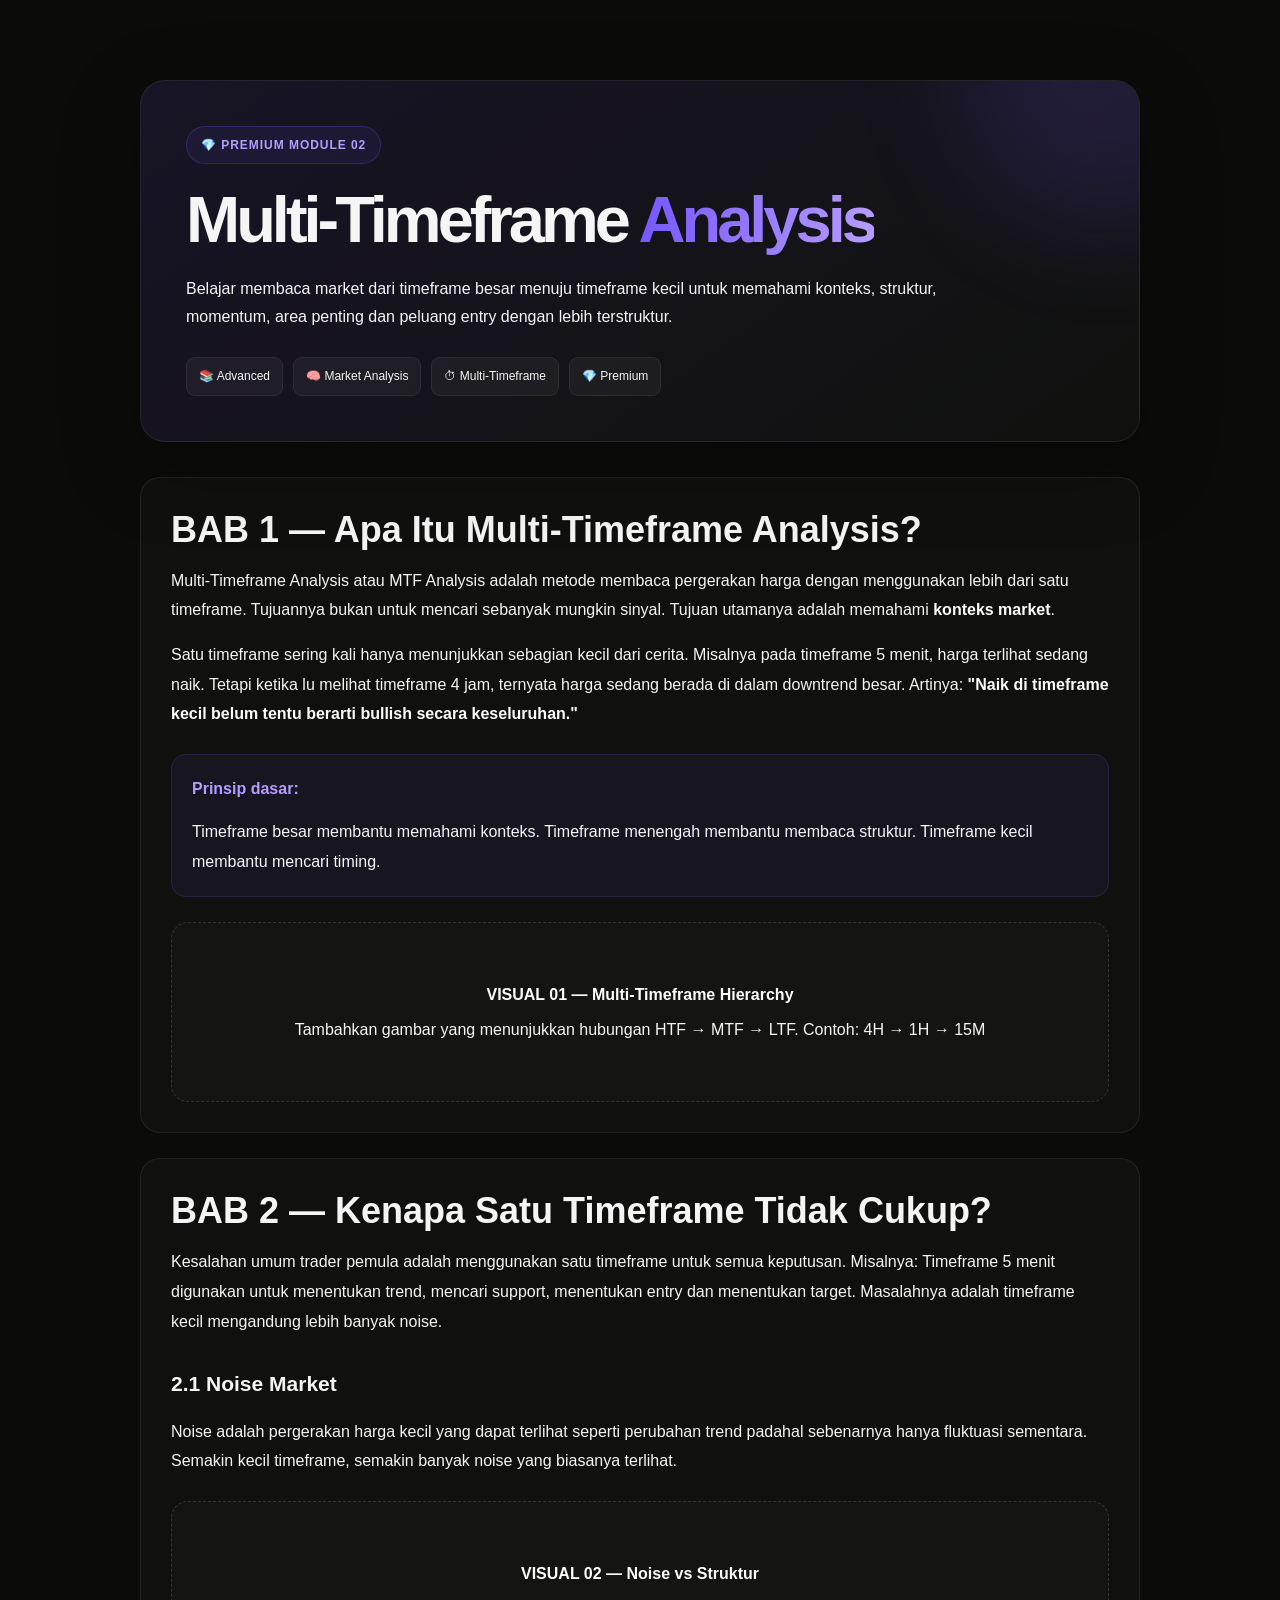
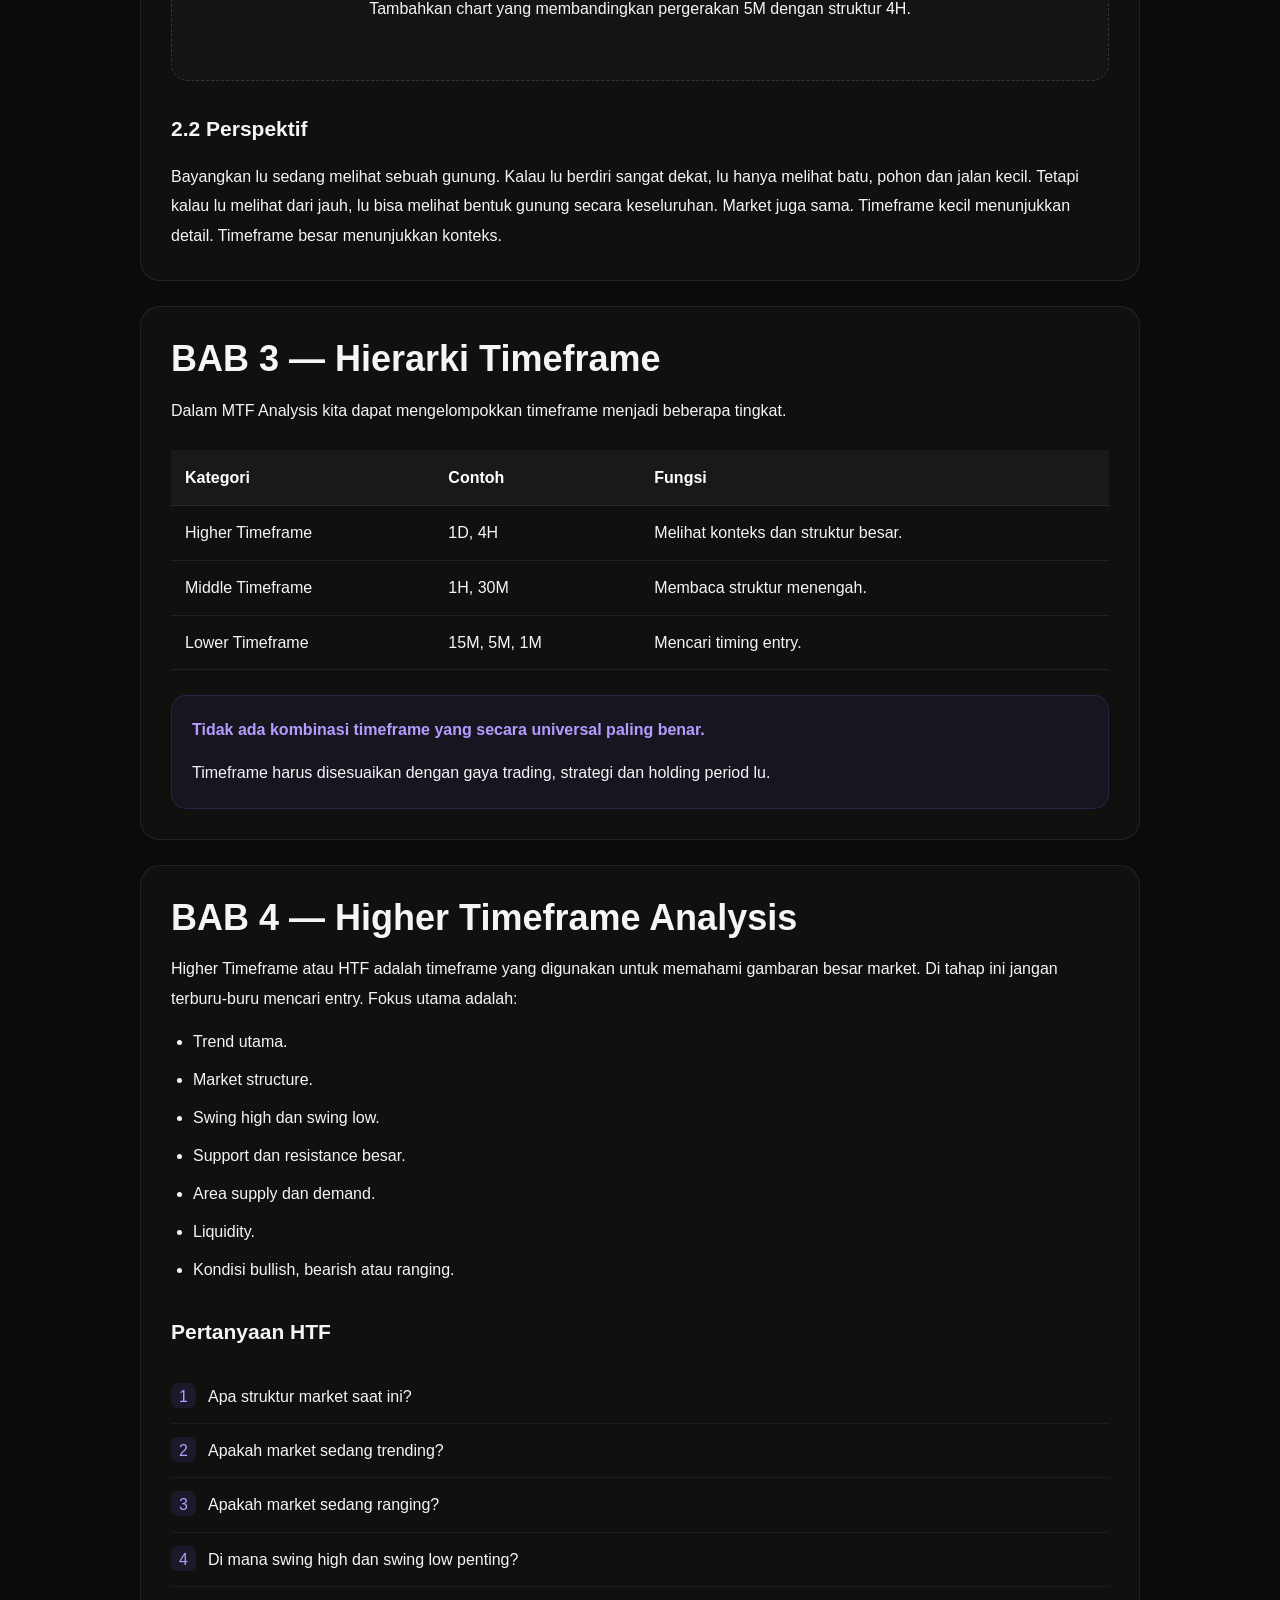
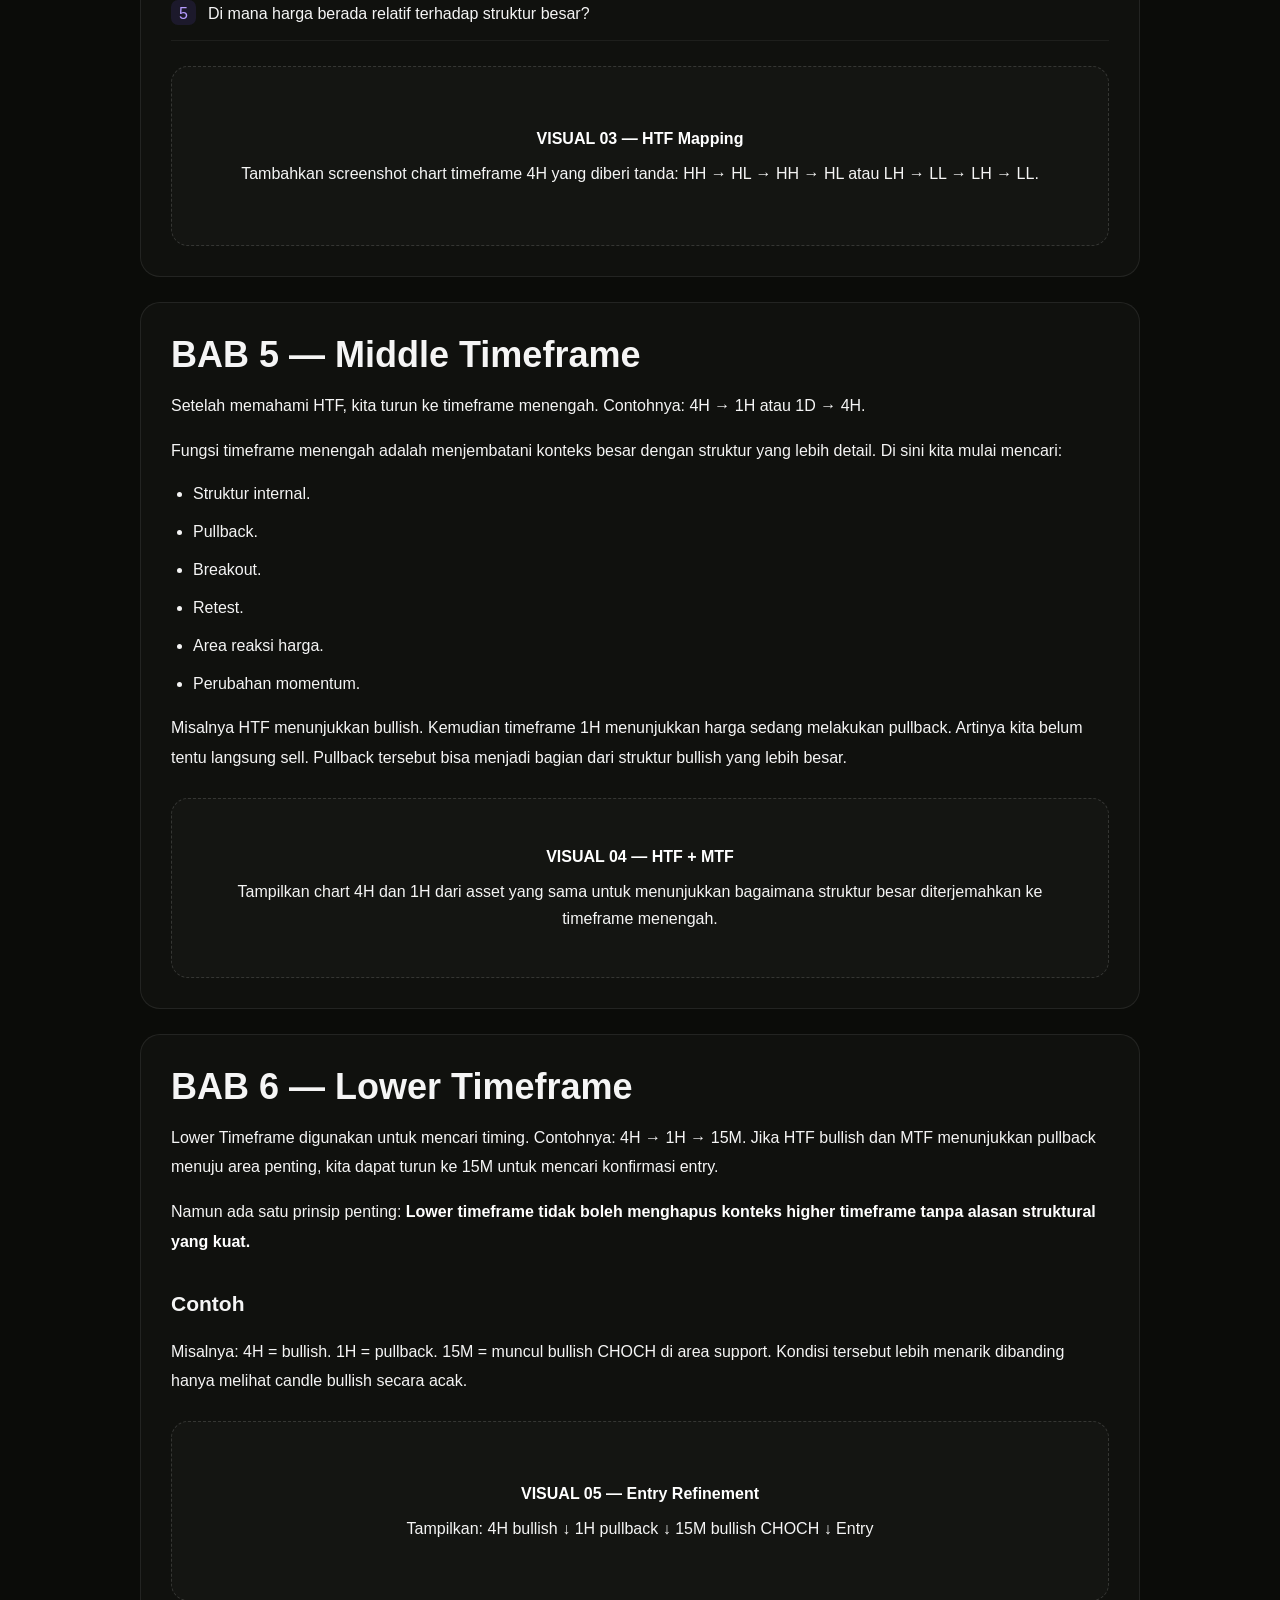
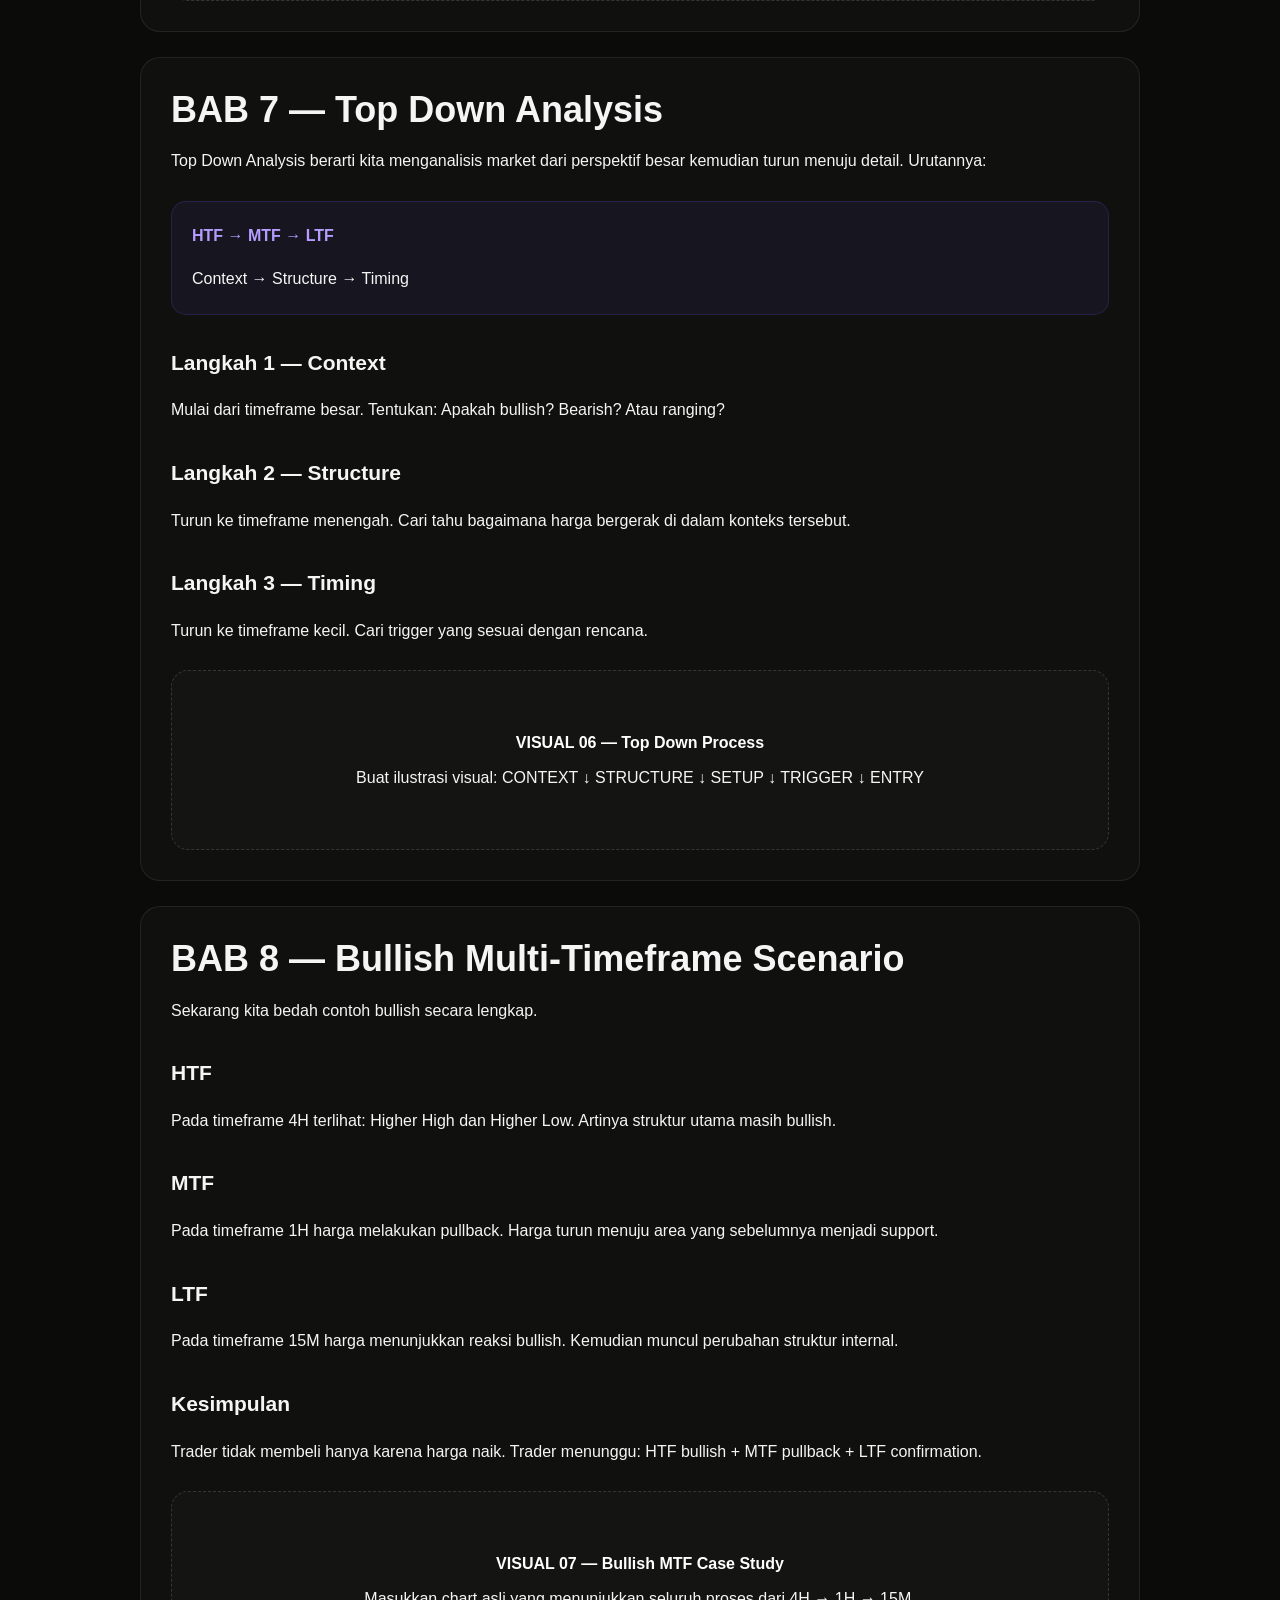
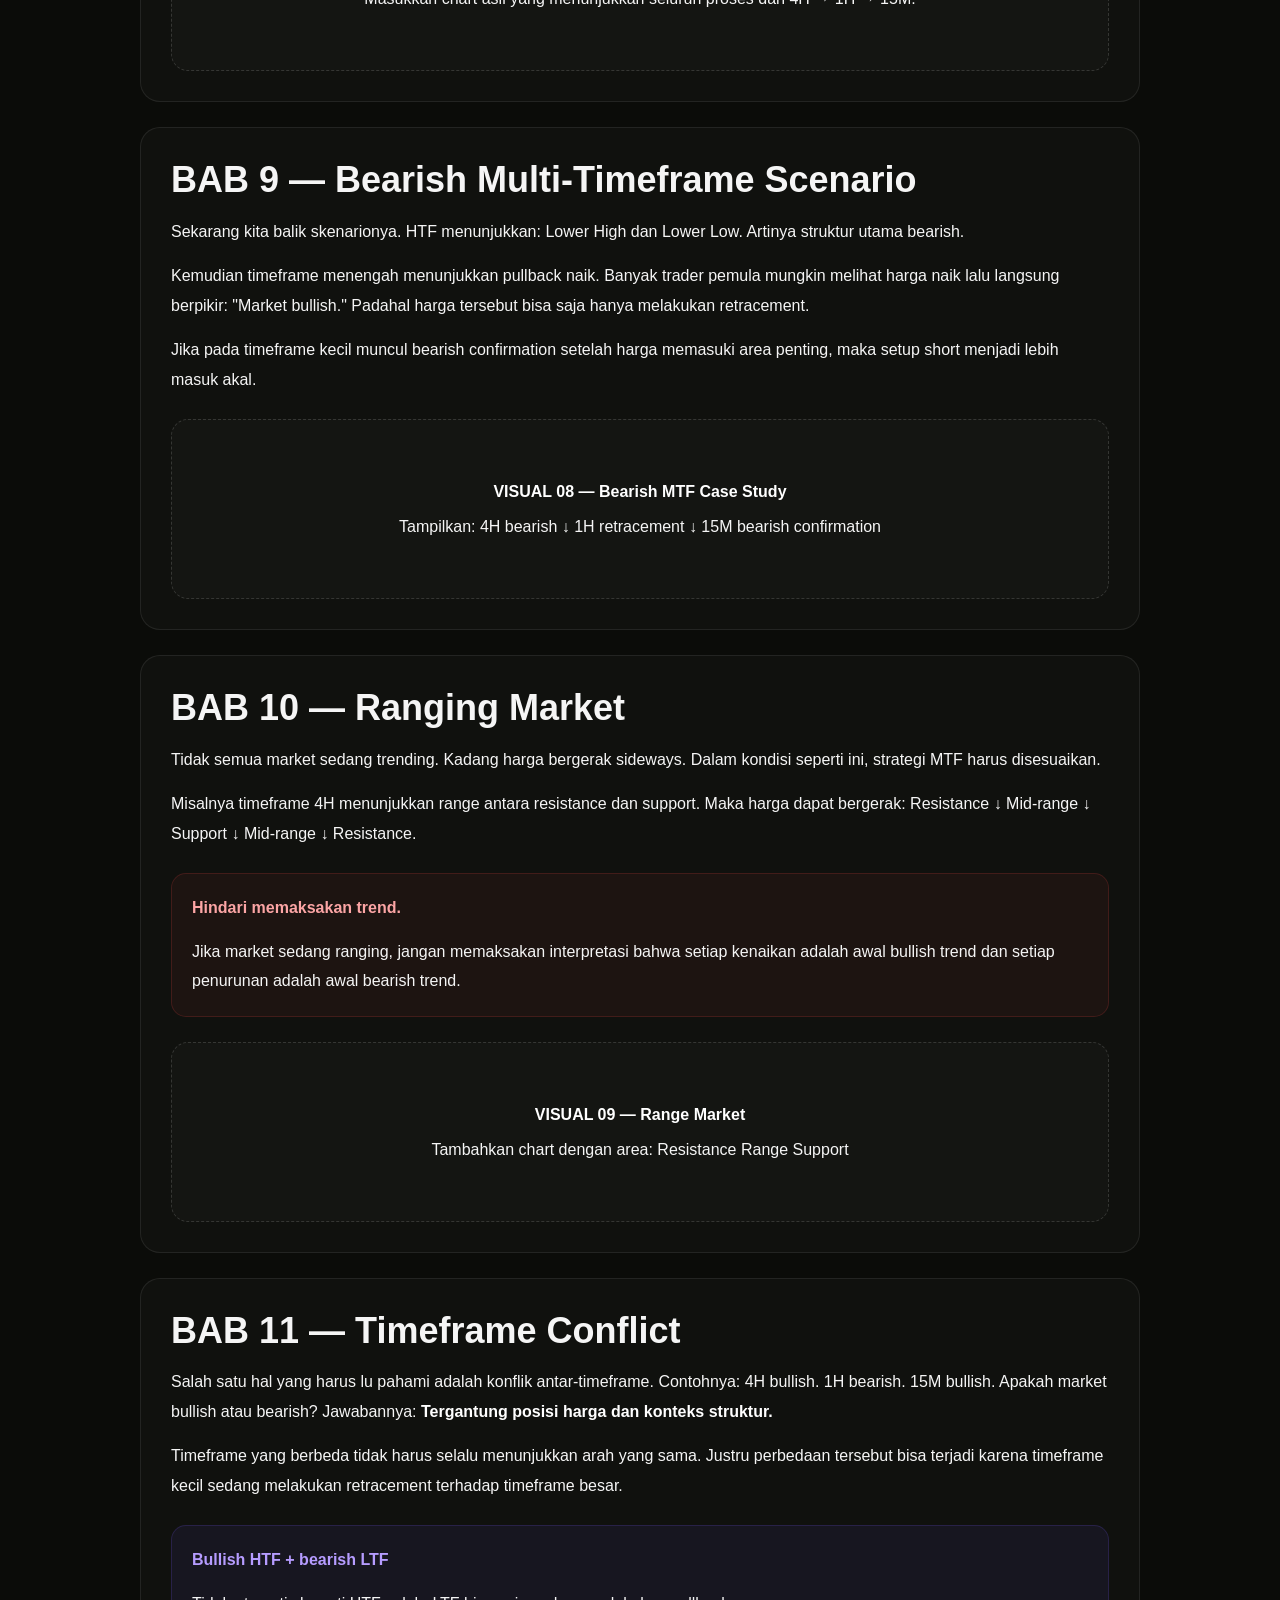
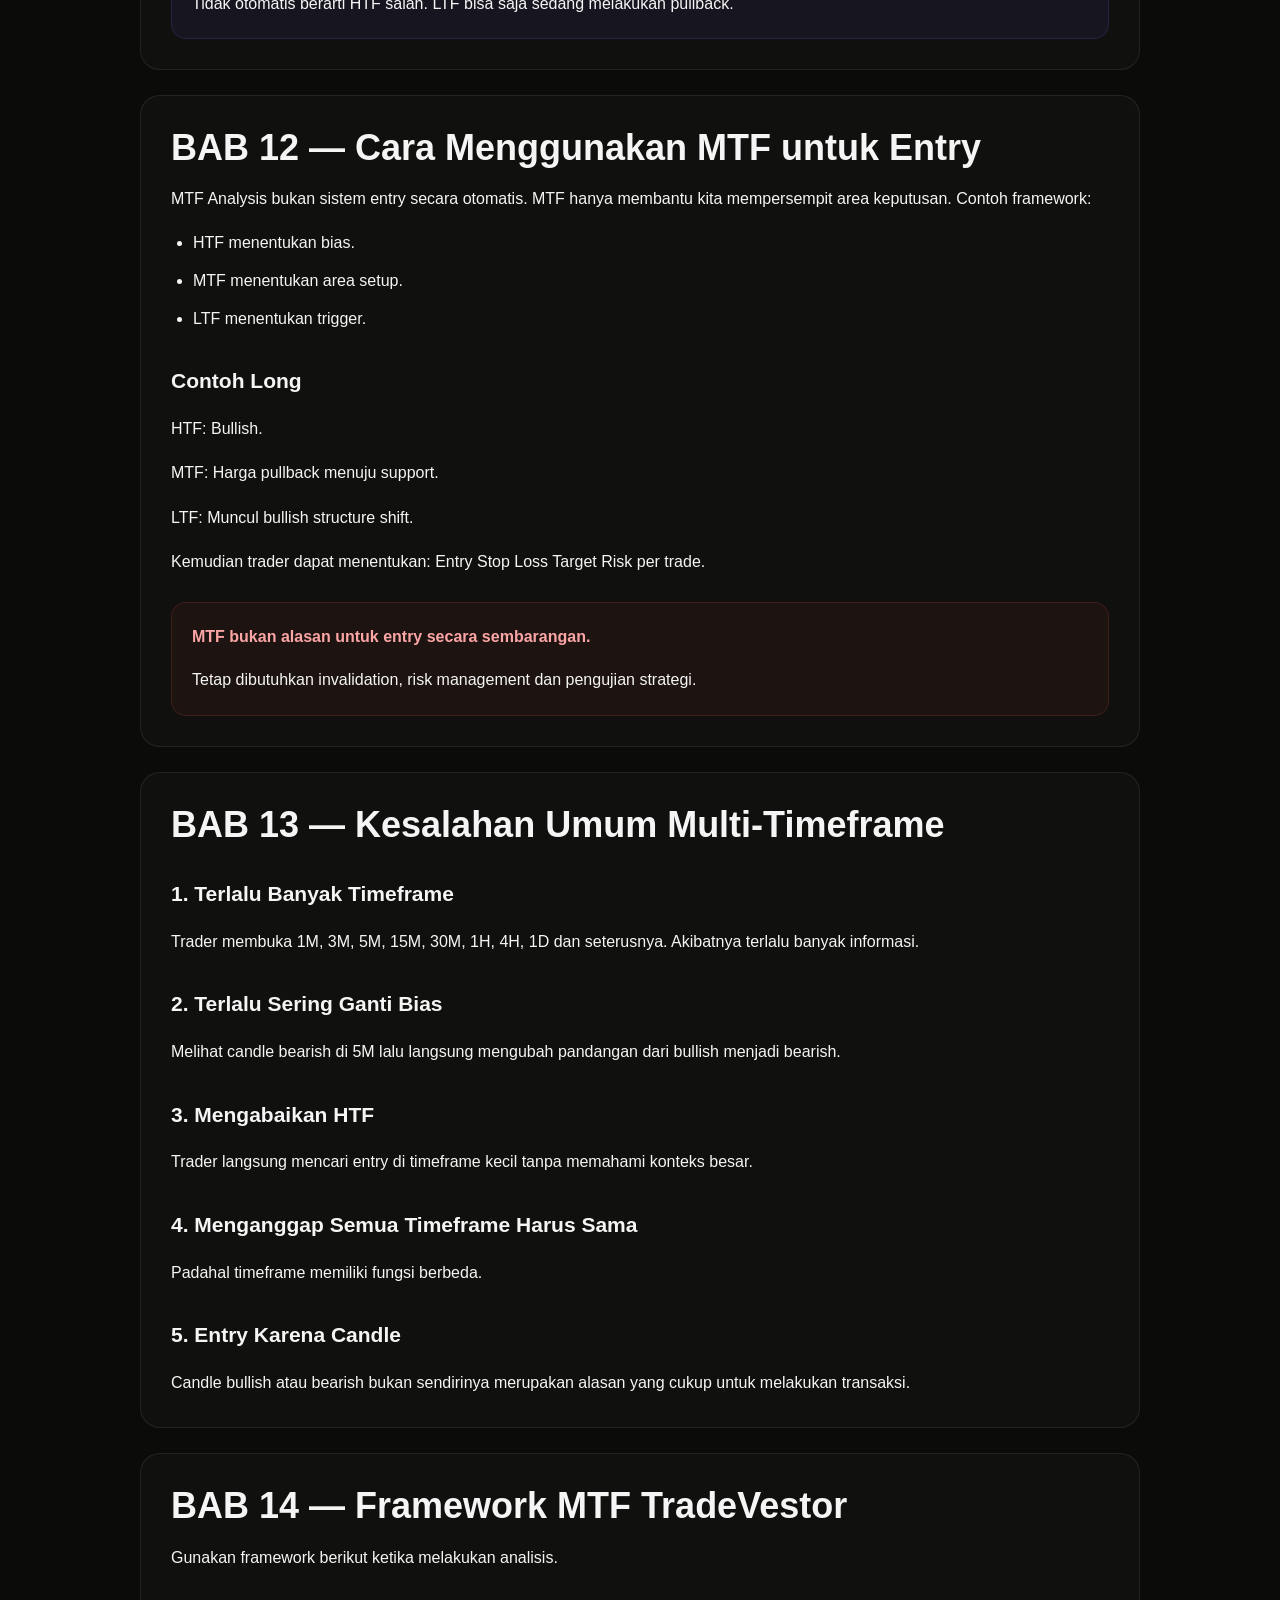
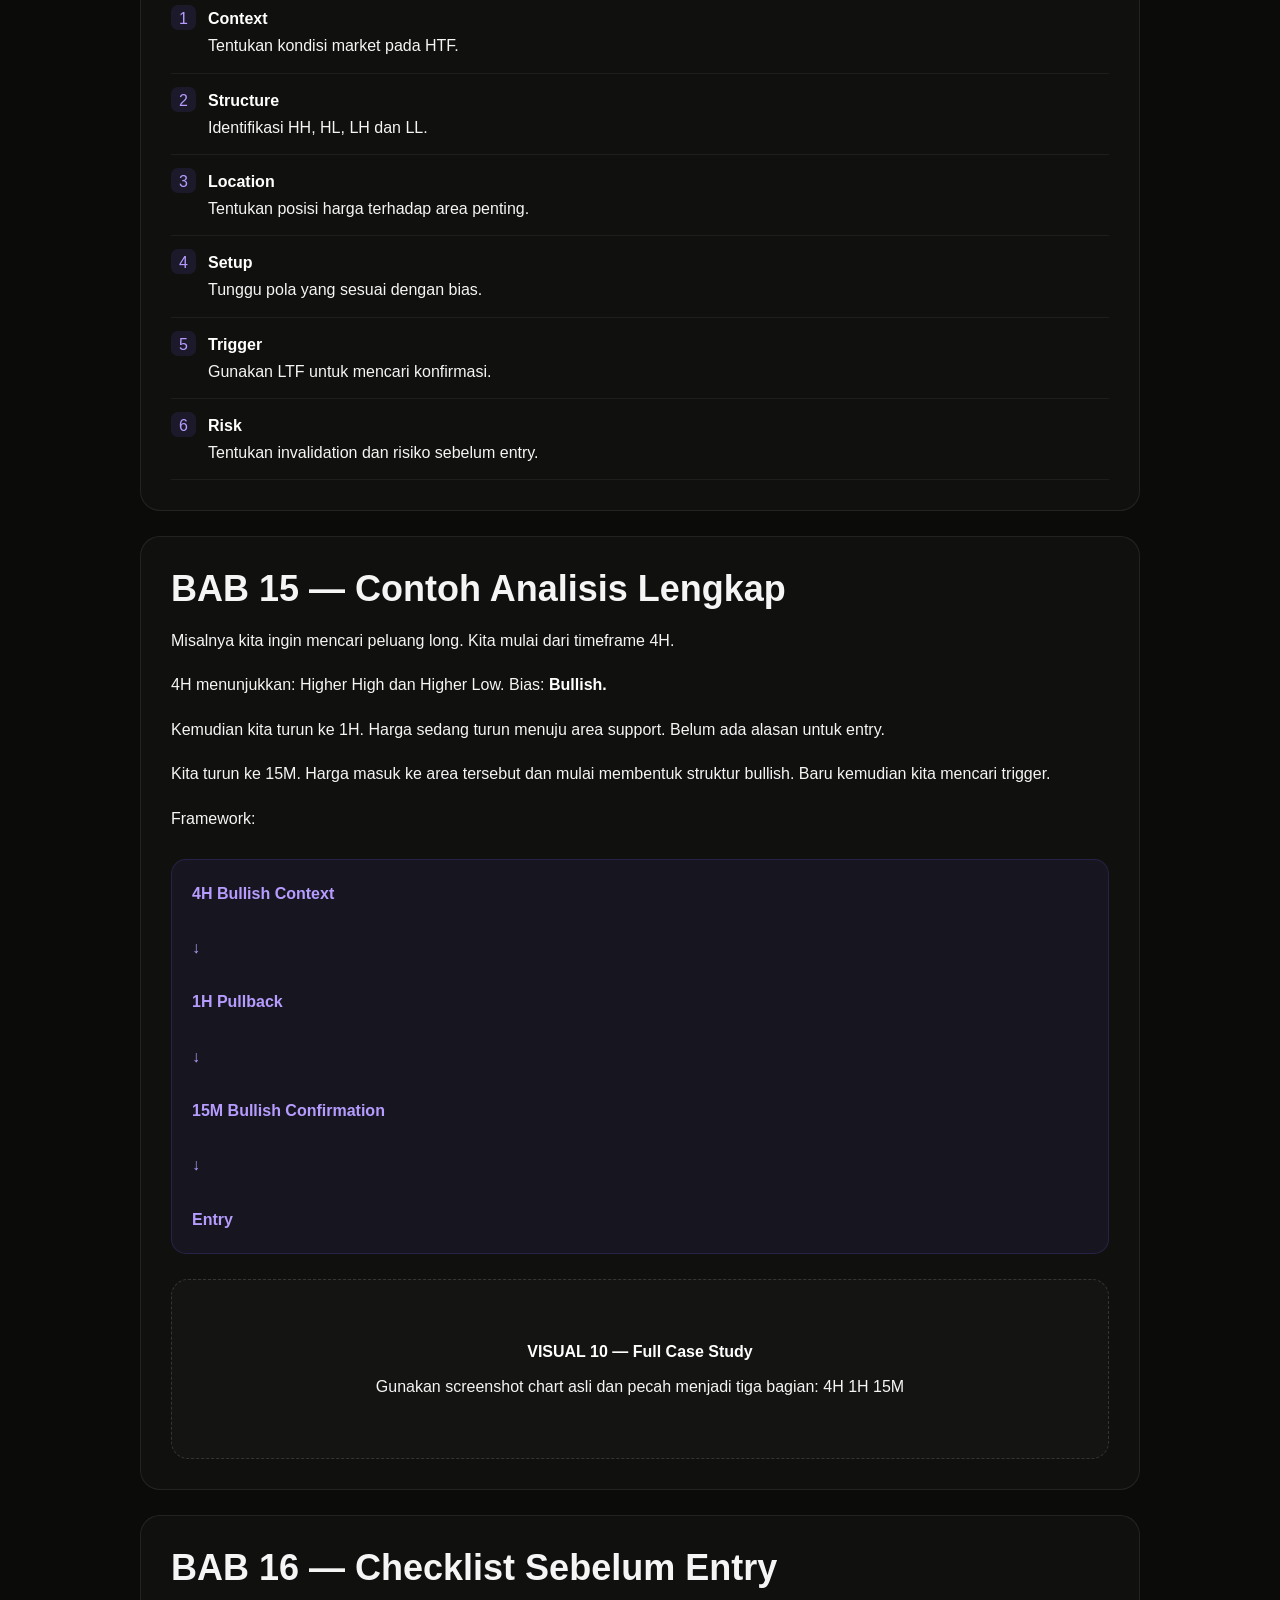
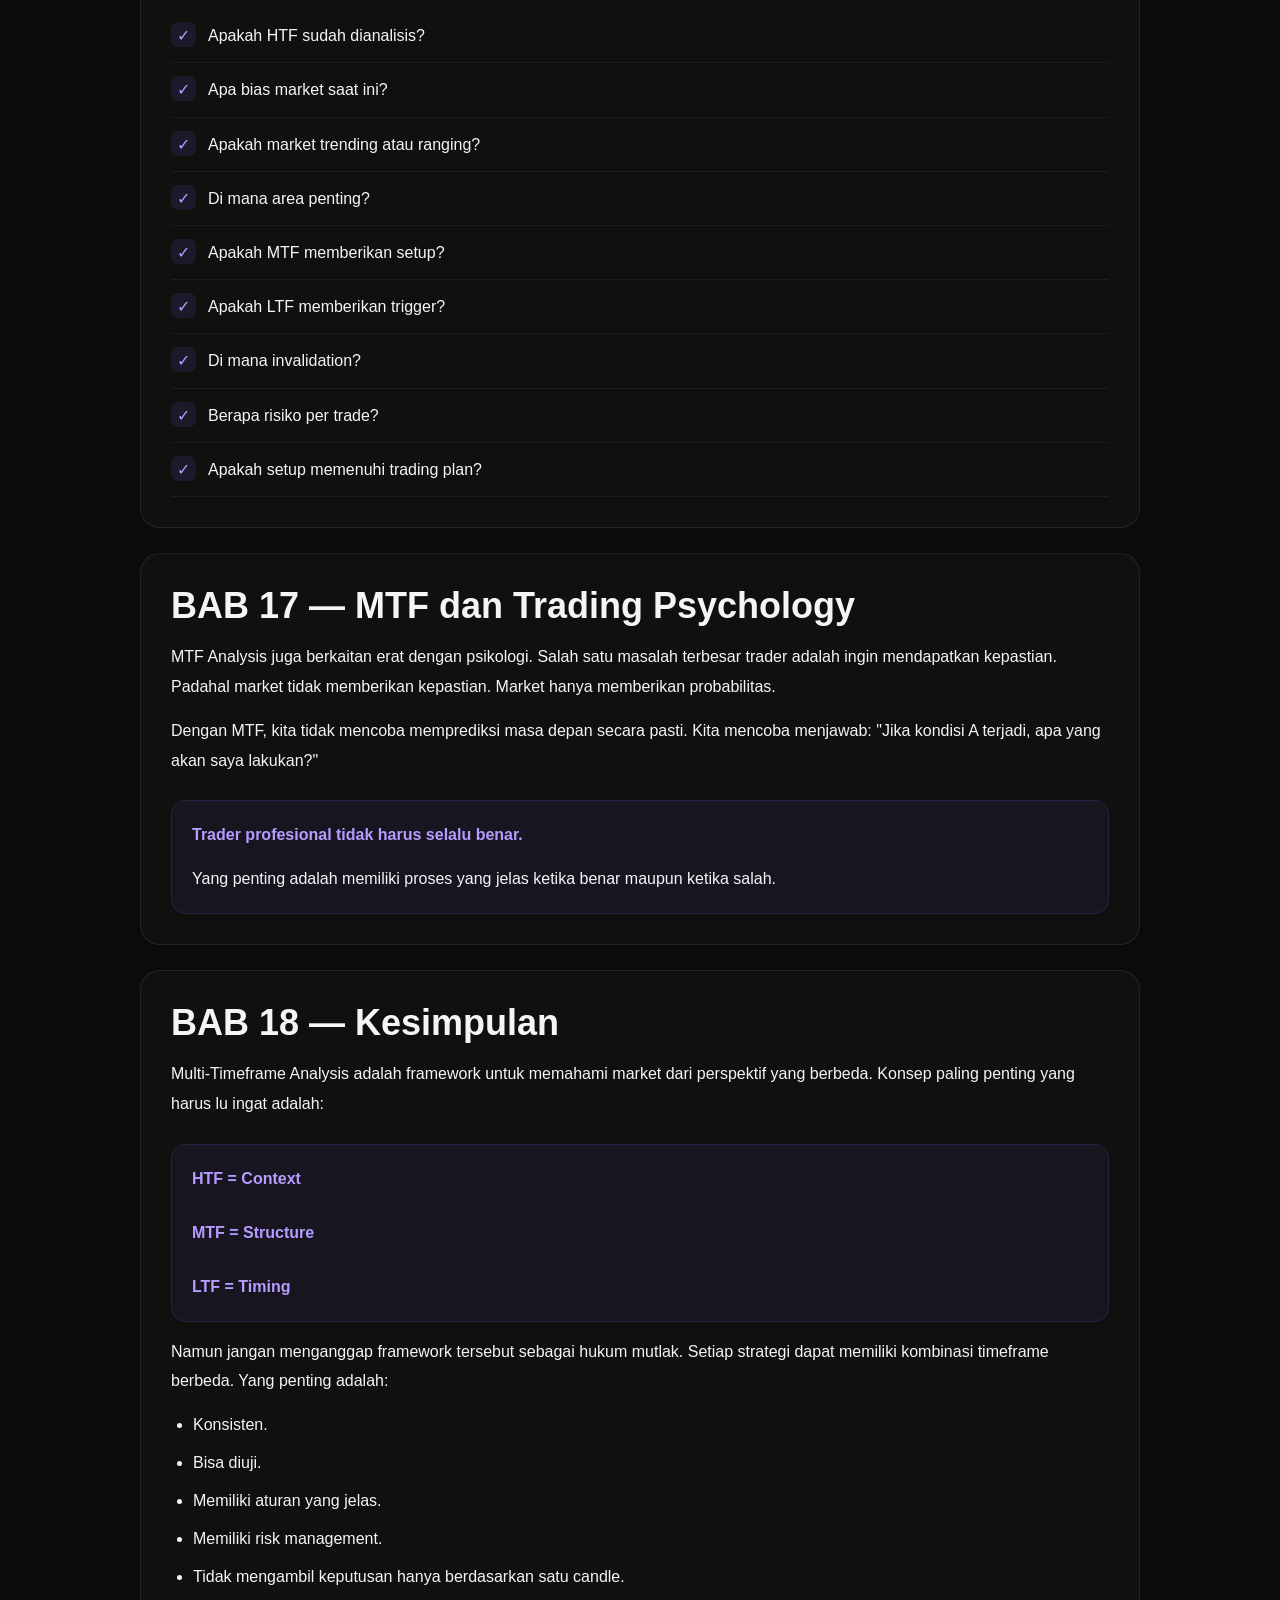
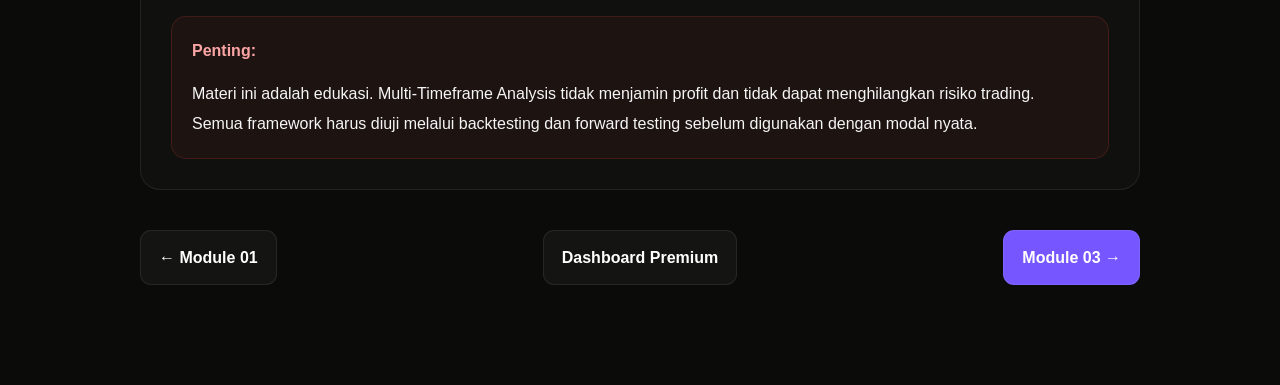
<file: premium-multi-timeframe.html>
<!DOCTYPE html>
<html lang="id">

<head>

<meta charset="UTF-8">

<meta
    name="viewport"
    content="width=device-width, initial-scale=1.0"
>

<title>Module 02 — Multi-Timeframe Analysis | TradeVestor</title>

<meta
    name="description"
    content="TradeVestor Premium Module 02 — Multi-Timeframe Analysis."
>

<meta
    name="theme-color"
    content="#050507"
>

<link
    rel="icon"
    href="logo.jpg"
>

<link
    rel="stylesheet"
    href="css/style.css"
>


<style>

/* ============================================================
   PREMIUM MODULE
============================================================ */

.module-page {

    min-height: 100vh;

    padding:
        80px 0
        100px;

}


.module-wrapper {

    width: 100%;

    max-width: 1000px;

    margin: 0 auto;

}


/* ============================================================
   HERO
============================================================ */

.module-hero {

    position: relative;

    overflow: hidden;

    padding: 45px;

    border-radius: 25px;

    border:
        1px solid
        rgba(255,255,255,.08);

    background:
        linear-gradient(
            145deg,
            rgba(118,87,255,.12),
            rgba(255,255,255,.025)
        );

    box-shadow:
        0 25px 80px
        rgba(0,0,0,.25);

}


.module-hero::before {

    content: "";

    position: absolute;

    width: 300px;

    height: 300px;

    right: -120px;

    top: -150px;

    border-radius: 50%;

    background:
        rgba(118,87,255,.14);

    filter:
        blur(50px);

    pointer-events: none;

}


.module-hero > * {

    position: relative;

    z-index: 2;

}


.module-kicker {

    display: inline-flex;

    align-items: center;

    gap: 8px;

    padding:
        8px 14px;

    border-radius: 999px;

    border:
        1px solid
        rgba(118,87,255,.25);

    background:
        rgba(118,87,255,.08);

    color:
        #b69cff;

    font-size: 12px;

    font-weight: 800;

    letter-spacing:
        .08em;

}


.module-hero h1 {

    margin-top: 22px;

    font-size:
        clamp(35px,6vw,65px);

    line-height:
        1.05;

}


.module-hero h1 span {

    background:
        linear-gradient(
            90deg,
            #7657ff,
            #b69cff
        );

    -webkit-background-clip:
        text;

    background-clip:
        text;

    color:
        transparent;

}


.module-hero p {

    max-width: 780px;

    margin-top: 20px;

    color:
        var(--muted);

    line-height:
        1.8;

}


/* ============================================================
   META
============================================================ */

.module-meta {

    display: flex;

    flex-wrap: wrap;

    gap: 10px;

    margin-top: 25px;

}


.meta-item {

    padding:
        8px 12px;

    border-radius: 9px;

    background:
        rgba(255,255,255,.045);

    border:
        1px solid
        rgba(255,255,255,.07);

    color:
        var(--muted);

    font-size: 12px;

}


/* ============================================================
   CONTENT
============================================================ */

.module-content {

    margin-top: 35px;

}


.content-card {

    margin-top: 25px;

    padding: 30px;

    border-radius: 20px;

    border:
        1px solid
        rgba(255,255,255,.08);

    background:
        rgba(255,255,255,.025);

}


.content-card h2 {

    font-size:
        clamp(25px,4vw,36px);

    line-height:
        1.2;

}


.content-card h3 {

    margin-top: 30px;

    font-size: 21px;

}


.content-card p {

    margin-top: 15px;

    color:
        var(--muted);

    line-height:
        1.85;

}


.content-card ul {

    margin-top: 15px;

    padding-left: 22px;

}


.content-card li {

    margin-bottom: 10px;

    color:
        var(--muted);

    line-height:
        1.75;

}


.content-card strong {

    color:
        white;

}


/* ============================================================
   HIGHLIGHT
============================================================ */

.highlight {

    margin-top: 25px;

    padding: 20px;

    border-radius: 15px;

    background:
        rgba(118,87,255,.08);

    border:
        1px solid
        rgba(118,87,255,.18);

}


.highlight strong {

    color:
        #b69cff;

}


/* ============================================================
   WARNING
============================================================ */

.warning {

    margin-top: 25px;

    padding: 20px;

    border-radius: 15px;

    background:
        rgba(239,68,68,.06);

    border:
        1px solid
        rgba(239,68,68,.18);

}


.warning strong {

    color:
        #fca5a5;

}


/* ============================================================
   VISUAL PLACEHOLDER
============================================================ */

.visual {

    margin-top: 25px;

    padding: 30px;

    min-height: 180px;

    display: flex;

    align-items: center;

    justify-content: center;

    text-align: center;

    border-radius: 17px;

    border:
        1px dashed
        rgba(255,255,255,.14);

    background:
        rgba(255,255,255,.02);

    color:
        var(--muted);

}


.visual strong {

    display: block;

    margin-bottom: 8px;

    color:
        white;

}


/* ============================================================
   TABLE
============================================================ */

.table-wrapper {

    margin-top: 25px;

    overflow-x: auto;

}


.comparison-table {

    width: 100%;

    border-collapse:
        collapse;

    min-width: 650px;

}


.comparison-table th,
.comparison-table td {

    padding:
        14px;

    text-align:
        left;

    border-bottom:
        1px solid
        rgba(255,255,255,.07);

}


.comparison-table th {

    color:
        white;

    background:
        rgba(255,255,255,.04);

}


.comparison-table td {

    color:
        var(--muted);

    line-height:
        1.6;

}


/* ============================================================
   CHECKLIST
============================================================ */

.checklist {

    margin-top: 20px;

}


.check-item {

    display: flex;

    gap: 12px;

    padding: 13px 0;

    border-bottom:
        1px solid
        rgba(255,255,255,.06);

}


.check-icon {

    flex:
        0 0 25px;

    width: 25px;

    height: 25px;

    display: grid;

    place-items: center;

    border-radius: 7px;

    background:
        rgba(118,87,255,.12);

    color:
        #b69cff;

}


/* ============================================================
   NAVIGATION
============================================================ */

.module-navigation {

    display: flex;

    justify-content:
        space-between;

    gap: 15px;

    margin-top: 40px;

}


.nav-button {

    display: inline-flex;

    align-items: center;

    justify-content:
        center;

    padding:
        13px 18px;

    border-radius:
        11px;

    text-decoration:
        none;

    font-weight:
        700;

    border:
        1px solid
        rgba(255,255,255,.08);

}


.nav-primary {

    background:
        #7657ff;

    color:
        white;

}


.nav-secondary {

    background:
        rgba(255,255,255,.04);

    color:
        white;

}


/* ============================================================
   MOBILE
============================================================ */

@media(max-width:700px) {

    .module-page {

        padding:
            50px 0
            70px;

    }


    .module-hero {

        padding: 27px;

    }


    .content-card {

        padding: 23px;

    }


    .module-navigation {

        flex-direction:
            column;

    }


    .nav-button {

        width:
            100%;

        box-sizing:
            border-box;

    }

}

</style>

</head>


<body>


<main class="module-page">

<div class="container module-wrapper">


<!-- ============================================================
     HERO
============================================================ -->

<section class="module-hero">


    <span class="module-kicker">

        💎 PREMIUM MODULE 02

    </span>


    <h1>

        Multi-Timeframe
        <span>
            Analysis
        </span>

    </h1>


    <p>

        Belajar membaca market dari
        timeframe besar menuju timeframe
        kecil untuk memahami konteks,
        struktur, momentum, area penting
        dan peluang entry dengan lebih
        terstruktur.

    </p>


    <div class="module-meta">

        <span class="meta-item">
            📚 Advanced
        </span>

        <span class="meta-item">
            🧠 Market Analysis
        </span>

        <span class="meta-item">
            ⏱ Multi-Timeframe
        </span>

        <span class="meta-item">
            💎 Premium
        </span>

    </div>


</section>



<!-- ============================================================
     CONTENT
============================================================ -->

<section class="module-content">


<!-- ============================================================
     BAB 1
============================================================ -->

<article
    id="bab-1"
    class="content-card"
>


<h2>

BAB 1 —
Apa Itu Multi-Timeframe Analysis?

</h2>


<p>

Multi-Timeframe Analysis atau MTF Analysis
adalah metode membaca pergerakan harga
dengan menggunakan lebih dari satu
timeframe.

Tujuannya bukan untuk mencari sebanyak
mungkin sinyal.

Tujuan utamanya adalah memahami
<strong>konteks market</strong>.

</p>


<p>

Satu timeframe sering kali hanya
menunjukkan sebagian kecil dari cerita.

Misalnya pada timeframe 5 menit,
harga terlihat sedang naik.

Tetapi ketika lu melihat timeframe
4 jam, ternyata harga sedang berada
di dalam downtrend besar.

Artinya:

<strong>

"Naik di timeframe kecil belum tentu
berarti bullish secara keseluruhan."

</strong>

</p>


<div class="highlight">

<strong>
Prinsip dasar:
</strong>

<p>

Timeframe besar membantu memahami
konteks.

Timeframe menengah membantu membaca
struktur.

Timeframe kecil membantu mencari
timing.

</p>

</div>


<div class="visual">

<div>

<strong>
VISUAL 01 — Multi-Timeframe Hierarchy
</strong>

Tambahkan gambar yang menunjukkan
hubungan HTF → MTF → LTF.

Contoh:

4H → 1H → 15M

</div>

</div>


</article>



<!-- ============================================================
     BAB 2
============================================================ -->

<article
    id="bab-2"
    class="content-card"
>


<h2>

BAB 2 —
Kenapa Satu Timeframe Tidak Cukup?

</h2>


<p>

Kesalahan umum trader pemula adalah
menggunakan satu timeframe untuk
semua keputusan.

Misalnya:

Timeframe 5 menit digunakan untuk
menentukan trend, mencari support,
menentukan entry dan menentukan
target.

Masalahnya adalah timeframe kecil
mengandung lebih banyak noise.

</p>


<h3>

2.1 Noise Market

</h3>


<p>

Noise adalah pergerakan harga kecil
yang dapat terlihat seperti perubahan
trend padahal sebenarnya hanya
fluktuasi sementara.

Semakin kecil timeframe,
semakin banyak noise yang biasanya
terlihat.

</p>


<div class="visual">

<div>

<strong>
VISUAL 02 — Noise vs Struktur
</strong>

Tambahkan chart yang membandingkan
pergerakan 5M dengan struktur 4H.

</div>

</div>


<h3>

2.2 Perspektif

</h3>


<p>

Bayangkan lu sedang melihat sebuah
gunung.

Kalau lu berdiri sangat dekat,
lu hanya melihat batu, pohon dan
jalan kecil.

Tetapi kalau lu melihat dari jauh,
lu bisa melihat bentuk gunung secara
keseluruhan.

Market juga sama.

Timeframe kecil menunjukkan detail.

Timeframe besar menunjukkan konteks.

</p>


</article>



<!-- ============================================================
     BAB 3
============================================================ -->

<article
    id="bab-3"
    class="content-card"
>


<h2>

BAB 3 —
Hierarki Timeframe

</h2>


<p>

Dalam MTF Analysis kita dapat
mengelompokkan timeframe menjadi
beberapa tingkat.

</p>


<div class="table-wrapper">

<table class="comparison-table">

<thead>

<tr>

<th>
Kategori
</th>

<th>
Contoh
</th>

<th>
Fungsi
</th>

</tr>

</thead>

<tbody>

<tr>

<td>
Higher Timeframe
</td>

<td>
1D, 4H
</td>

<td>
Melihat konteks dan struktur besar.
</td>

</tr>


<tr>

<td>
Middle Timeframe
</td>

<td>
1H, 30M
</td>

<td>
Membaca struktur menengah.
</td>

</tr>


<tr>

<td>
Lower Timeframe
</td>

<td>
15M, 5M, 1M
</td>

<td>
Mencari timing entry.
</td>

</tr>

</tbody>

</table>

</div>


<div class="highlight">

<strong>

Tidak ada kombinasi timeframe
yang secara universal paling benar.

</strong>

<p>

Timeframe harus disesuaikan dengan
gaya trading, strategi dan holding
period lu.

</p>

</div>


</article>



<!-- ============================================================
     BAB 4
============================================================ -->

<article
    id="bab-4"
    class="content-card"
>


<h2>

BAB 4 —
Higher Timeframe Analysis

</h2>


<p>

Higher Timeframe atau HTF adalah
timeframe yang digunakan untuk
memahami gambaran besar market.

Di tahap ini jangan terburu-buru
mencari entry.

Fokus utama adalah:

</p>


<ul>

<li>
Trend utama.
</li>

<li>
Market structure.
</li>

<li>
Swing high dan swing low.
</li>

<li>
Support dan resistance besar.
</li>

<li>
Area supply dan demand.
</li>

<li>
Liquidity.
</li>

<li>
Kondisi bullish, bearish atau ranging.
</li>

</ul>


<h3>

Pertanyaan HTF

</h3>


<div class="checklist">


<div class="check-item">

<div class="check-icon">
1
</div>

<div>
Apa struktur market saat ini?
</div>

</div>


<div class="check-item">

<div class="check-icon">
2
</div>

<div>
Apakah market sedang trending?
</div>

</div>


<div class="check-item">

<div class="check-icon">
3
</div>

<div>
Apakah market sedang ranging?
</div>

</div>


<div class="check-item">

<div class="check-icon">
4
</div>

<div>
Di mana swing high dan swing low penting?
</div>

</div>


<div class="check-item">

<div class="check-icon">
5
</div>

<div>
Di mana harga berada relatif terhadap
struktur besar?
</div>

</div>


</div>


<div class="visual">

<div>

<strong>
VISUAL 03 — HTF Mapping
</strong>

Tambahkan screenshot chart timeframe
4H yang diberi tanda:

HH → HL → HH → HL

atau

LH → LL → LH → LL.

</div>

</div>


</article>



<!-- ============================================================
     BAB 5
============================================================ -->

<article
    id="bab-5"
    class="content-card"
>


<h2>

BAB 5 —
Middle Timeframe

</h2>


<p>

Setelah memahami HTF,
kita turun ke timeframe menengah.

Contohnya:

4H → 1H

atau

1D → 4H.

</p>


<p>

Fungsi timeframe menengah adalah
menjembatani konteks besar dengan
struktur yang lebih detail.

Di sini kita mulai mencari:

</p>


<ul>

<li>
Struktur internal.
</li>

<li>
Pullback.
</li>

<li>
Breakout.
</li>

<li>
Retest.
</li>

<li>
Area reaksi harga.
</li>

<li>
Perubahan momentum.
</li>

</ul>


<p>

Misalnya HTF menunjukkan bullish.

Kemudian timeframe 1H menunjukkan
harga sedang melakukan pullback.

Artinya kita belum tentu langsung
sell.

Pullback tersebut bisa menjadi
bagian dari struktur bullish yang
lebih besar.

</p>


<div class="visual">

<div>

<strong>
VISUAL 04 — HTF + MTF
</strong>

Tampilkan chart 4H dan 1H dari
asset yang sama untuk menunjukkan
bagaimana struktur besar diterjemahkan
ke timeframe menengah.

</div>

</div>


</article>



<!-- ============================================================
     BAB 6
============================================================ -->

<article
    id="bab-6"
    class="content-card"
>


<h2>

BAB 6 —
Lower Timeframe

</h2>


<p>

Lower Timeframe digunakan untuk
mencari timing.

Contohnya:

4H → 1H → 15M.

Jika HTF bullish dan MTF menunjukkan
pullback menuju area penting,
kita dapat turun ke 15M untuk mencari
konfirmasi entry.

</p>


<p>

Namun ada satu prinsip penting:

<strong>

Lower timeframe tidak boleh
menghapus konteks higher timeframe
tanpa alasan struktural yang kuat.

</strong>

</p>


<h3>

Contoh

</h3>


<p>

Misalnya:

4H = bullish.

1H = pullback.

15M = muncul bullish CHOCH
di area support.

Kondisi tersebut lebih menarik
dibanding hanya melihat candle
bullish secara acak.

</p>


<div class="visual">

<div>

<strong>
VISUAL 05 — Entry Refinement
</strong>

Tampilkan:

4H bullish

↓

1H pullback

↓

15M bullish CHOCH

↓

Entry

</div>

</div>


</article>



<!-- ============================================================
     BAB 7
============================================================ -->

<article
    id="bab-7"
    class="content-card"
>


<h2>

BAB 7 —
Top Down Analysis

</h2>


<p>

Top Down Analysis berarti kita
menganalisis market dari perspektif
besar kemudian turun menuju detail.

Urutannya:

</p>


<div class="highlight">

<strong>

HTF → MTF → LTF

</strong>

<p>

Context → Structure → Timing

</p>

</div>


<h3>

Langkah 1 — Context

</h3>


<p>

Mulai dari timeframe besar.

Tentukan:

Apakah bullish?

Bearish?

Atau ranging?

</p>


<h3>

Langkah 2 — Structure

</h3>


<p>

Turun ke timeframe menengah.

Cari tahu bagaimana harga bergerak
di dalam konteks tersebut.

</p>


<h3>

Langkah 3 — Timing

</h3>


<p>

Turun ke timeframe kecil.

Cari trigger yang sesuai dengan
rencana.

</p>


<div class="visual">

<div>

<strong>
VISUAL 06 — Top Down Process
</strong>

Buat ilustrasi visual:

CONTEXT

↓

STRUCTURE

↓

SETUP

↓

TRIGGER

↓

ENTRY

</div>

</div>


</article>



<!-- ============================================================
     BAB 8
============================================================ -->

<article
    id="bab-8"
    class="content-card"
>


<h2>

BAB 8 —
Bullish Multi-Timeframe Scenario

</h2>


<p>

Sekarang kita bedah contoh bullish
secara lengkap.

</p>


<h3>

HTF

</h3>


<p>

Pada timeframe 4H terlihat:

Higher High

dan

Higher Low.

Artinya struktur utama masih
bullish.

</p>


<h3>

MTF

</h3>


<p>

Pada timeframe 1H harga melakukan
pullback.

Harga turun menuju area yang
sebelumnya menjadi support.

</p>


<h3>

LTF

</h3>


<p>

Pada timeframe 15M harga menunjukkan
reaksi bullish.

Kemudian muncul perubahan struktur
internal.

</p>


<h3>

Kesimpulan

</h3>


<p>

Trader tidak membeli hanya karena
harga naik.

Trader menunggu:

HTF bullish

+

MTF pullback

+

LTF confirmation.

</p>


<div class="visual">

<div>

<strong>
VISUAL 07 — Bullish MTF Case Study
</strong>

Masukkan chart asli yang menunjukkan
seluruh proses dari 4H → 1H → 15M.

</div>

</div>


</article>



<!-- ============================================================
     BAB 9
============================================================ -->

<article
    id="bab-9"
    class="content-card"
>


<h2>

BAB 9 —
Bearish Multi-Timeframe Scenario

</h2>


<p>

Sekarang kita balik skenarionya.

HTF menunjukkan:

Lower High

dan

Lower Low.

Artinya struktur utama bearish.

</p>


<p>

Kemudian timeframe menengah
menunjukkan pullback naik.

Banyak trader pemula mungkin melihat
harga naik lalu langsung berpikir:

"Market bullish."

Padahal harga tersebut bisa saja
hanya melakukan retracement.

</p>


<p>

Jika pada timeframe kecil muncul
bearish confirmation setelah harga
memasuki area penting, maka setup
short menjadi lebih masuk akal.

</p>


<div class="visual">

<div>

<strong>
VISUAL 08 — Bearish MTF Case Study
</strong>

Tampilkan:

4H bearish

↓

1H retracement

↓

15M bearish confirmation

</div>

</div>


</article>



<!-- ============================================================
     BAB 10
============================================================ -->

<article
    id="bab-10"
    class="content-card"
>


<h2>

BAB 10 —
Ranging Market

</h2>


<p>

Tidak semua market sedang trending.

Kadang harga bergerak sideways.

Dalam kondisi seperti ini,
strategi MTF harus disesuaikan.

</p>


<p>

Misalnya timeframe 4H menunjukkan
range antara resistance dan support.

Maka harga dapat bergerak:

Resistance

↓

Mid-range

↓

Support

↓

Mid-range

↓

Resistance.

</p>


<div class="warning">

<strong>
Hindari memaksakan trend.
</strong>

<p>

Jika market sedang ranging,
jangan memaksakan interpretasi
bahwa setiap kenaikan adalah
awal bullish trend dan setiap
penurunan adalah awal bearish trend.

</p>

</div>


<div class="visual">

<div>

<strong>
VISUAL 09 — Range Market
</strong>

Tambahkan chart dengan area:

Resistance

Range

Support

</div>

</div>


</article>



<!-- ============================================================
     BAB 11
============================================================ -->

<article
    id="bab-11"
    class="content-card"
>


<h2>

BAB 11 —
Timeframe Conflict

</h2>


<p>

Salah satu hal yang harus lu pahami
adalah konflik antar-timeframe.

Contohnya:

4H bullish.

1H bearish.

15M bullish.

Apakah market bullish atau bearish?

Jawabannya:

<strong>

Tergantung posisi harga dan konteks
struktur.

</strong>

</p>


<p>

Timeframe yang berbeda tidak harus
selalu menunjukkan arah yang sama.

Justru perbedaan tersebut bisa
terjadi karena timeframe kecil sedang
melakukan retracement terhadap
timeframe besar.

</p>


<div class="highlight">

<strong>

Bullish HTF + bearish LTF

</strong>

<p>

Tidak otomatis berarti HTF salah.

LTF bisa saja sedang melakukan
pullback.

</p>

</div>


</article>



<!-- ============================================================
     BAB 12
============================================================ -->

<article
    id="bab-12"
    class="content-card"
>


<h2>

BAB 12 —
Cara Menggunakan MTF untuk Entry

</h2>


<p>

MTF Analysis bukan sistem entry
secara otomatis.

MTF hanya membantu kita mempersempit
area keputusan.

Contoh framework:

</p>


<ul>

<li>
HTF menentukan bias.
</li>

<li>
MTF menentukan area setup.
</li>

<li>
LTF menentukan trigger.
</li>

</ul>


<h3>

Contoh Long

</h3>


<p>

HTF:

Bullish.

</p>


<p>

MTF:

Harga pullback menuju support.

</p>


<p>

LTF:

Muncul bullish structure shift.

</p>


<p>

Kemudian trader dapat menentukan:

Entry

Stop Loss

Target

Risk per trade.

</p>


<div class="warning">

<strong>

MTF bukan alasan untuk entry
secara sembarangan.

</strong>

<p>

Tetap dibutuhkan invalidation,
risk management dan pengujian
strategi.

</p>

</div>


</article>



<!-- ============================================================
     BAB 13
============================================================ -->

<article
    id="bab-13"
    class="content-card"
>


<h2>

BAB 13 —
Kesalahan Umum Multi-Timeframe

</h2>


<h3>
1. Terlalu Banyak Timeframe
</h3>


<p>

Trader membuka 1M, 3M, 5M, 15M,
30M, 1H, 4H, 1D dan seterusnya.

Akibatnya terlalu banyak informasi.

</p>


<h3>
2. Terlalu Sering Ganti Bias
</h3>


<p>

Melihat candle bearish di 5M lalu
langsung mengubah pandangan dari
bullish menjadi bearish.

</p>


<h3>
3. Mengabaikan HTF
</h3>


<p>

Trader langsung mencari entry
di timeframe kecil tanpa memahami
konteks besar.

</p>


<h3>
4. Menganggap Semua Timeframe Harus
Sama
</h3>


<p>

Padahal timeframe memiliki fungsi
berbeda.

</p>


<h3>
5. Entry Karena Candle
</h3>


<p>

Candle bullish atau bearish bukan
sendirinya merupakan alasan yang
cukup untuk melakukan transaksi.

</p>


</article>



<!-- ============================================================
     BAB 14
============================================================ -->

<article
    id="bab-14"
    class="content-card"
>


<h2>

BAB 14 —
Framework MTF TradeVestor

</h2>


<p>

Gunakan framework berikut ketika
melakukan analisis.

</p>


<div class="checklist">


<div class="check-item">

<div class="check-icon">
1
</div>

<div>

<strong>
Context
</strong>

<br>

Tentukan kondisi market pada HTF.

</div>

</div>


<div class="check-item">

<div class="check-icon">
2
</div>

<div>

<strong>
Structure
</strong>

<br>

Identifikasi HH, HL, LH dan LL.

</div>

</div>


<div class="check-item">

<div class="check-icon">
3
</div>

<div>

<strong>
Location
</strong>

<br>

Tentukan posisi harga terhadap
area penting.

</div>

</div>


<div class="check-item">

<div class="check-icon">
4
</div>

<div>

<strong>
Setup
</strong>

<br>

Tunggu pola yang sesuai dengan
bias.

</div>

</div>


<div class="check-item">

<div class="check-icon">
5
</div>

<div>

<strong>
Trigger
</strong>

<br>

Gunakan LTF untuk mencari
konfirmasi.

</div>

</div>


<div class="check-item">

<div class="check-icon">
6
</div>

<div>

<strong>
Risk
</strong>

<br>

Tentukan invalidation dan risiko
sebelum entry.

</div>

</div>


</div>


</article>



<!-- ============================================================
     BAB 15
============================================================ -->

<article
    id="bab-15"
    class="content-card"
>


<h2>

BAB 15 —
Contoh Analisis Lengkap

</h2>


<p>

Misalnya kita ingin mencari peluang
long.

Kita mulai dari timeframe 4H.

</p>


<p>

4H menunjukkan:

Higher High

dan

Higher Low.

Bias:

<strong>
Bullish.
</strong>

</p>


<p>

Kemudian kita turun ke 1H.

Harga sedang turun menuju area
support.

Belum ada alasan untuk entry.

</p>


<p>

Kita turun ke 15M.

Harga masuk ke area tersebut dan
mulai membentuk struktur bullish.

Baru kemudian kita mencari trigger.

</p>


<p>

Framework:

</p>


<div class="highlight">

<strong>

4H

Bullish Context

<br><br>

↓

<br><br>

1H

Pullback

<br><br>

↓

<br><br>

15M

Bullish Confirmation

<br><br>

↓

<br><br>

Entry

</strong>

</div>


<div class="visual">

<div>

<strong>
VISUAL 10 — Full Case Study
</strong>

Gunakan screenshot chart asli
dan pecah menjadi tiga bagian:

4H

1H

15M

</div>

</div>


</article>



<!-- ============================================================
     BAB 16
============================================================ -->

<article
    id="bab-16"
    class="content-card"
>


<h2>

BAB 16 —
Checklist Sebelum Entry

</h2>


<div class="checklist">


<div class="check-item">

<div class="check-icon">
✓
</div>

<div>
Apakah HTF sudah dianalisis?
</div>

</div>


<div class="check-item">

<div class="check-icon">
✓
</div>

<div>
Apa bias market saat ini?
</div>

</div>


<div class="check-item">

<div class="check-icon">
✓
</div>

<div>
Apakah market trending atau ranging?
</div>

</div>


<div class="check-item">

<div class="check-icon">
✓
</div>

<div>
Di mana area penting?
</div>

</div>


<div class="check-item">

<div class="check-icon">
✓
</div>

<div>
Apakah MTF memberikan setup?
</div>

</div>


<div class="check-item">

<div class="check-icon">
✓
</div>

<div>
Apakah LTF memberikan trigger?
</div>

</div>


<div class="check-item">

<div class="check-icon">
✓
</div>

<div>
Di mana invalidation?
</div>

</div>


<div class="check-item">

<div class="check-icon">
✓
</div>

<div>
Berapa risiko per trade?
</div>

</div>


<div class="check-item">

<div class="check-icon">
✓
</div>

<div>
Apakah setup memenuhi trading plan?
</div>

</div>


</div>


</article>



<!-- ============================================================
     BAB 17
============================================================ -->

<article
    id="bab-17"
    class="content-card"
>


<h2>

BAB 17 —
MTF dan Trading Psychology

</h2>


<p>

MTF Analysis juga berkaitan erat
dengan psikologi.

Salah satu masalah terbesar trader
adalah ingin mendapatkan kepastian.

Padahal market tidak memberikan
kepastian.

Market hanya memberikan
probabilitas.

</p>


<p>

Dengan MTF, kita tidak mencoba
memprediksi masa depan secara pasti.

Kita mencoba menjawab:

"Jika kondisi A terjadi,
apa yang akan saya lakukan?"

</p>


<div class="highlight">

<strong>

Trader profesional tidak harus
selalu benar.

</strong>

<p>

Yang penting adalah memiliki
proses yang jelas ketika benar
maupun ketika salah.

</p>

</div>


</article>



<!-- ============================================================
     BAB 18
============================================================ -->

<article
    id="bab-18"
    class="content-card"
>


<h2>

BAB 18 —
Kesimpulan

</h2>


<p>

Multi-Timeframe Analysis adalah
framework untuk memahami market
dari perspektif yang berbeda.

Konsep paling penting yang harus
lu ingat adalah:

</p>


<div class="highlight">

<strong>

HTF = Context

<br><br>

MTF = Structure

<br><br>

LTF = Timing

</strong>

</div>


<p>

Namun jangan menganggap framework
tersebut sebagai hukum mutlak.

Setiap strategi dapat memiliki
kombinasi timeframe berbeda.

Yang penting adalah:

</p>


<ul>

<li>
Konsisten.
</li>

<li>
Bisa diuji.
</li>

<li>
Memiliki aturan yang jelas.
</li>

<li>
Memiliki risk management.
</li>

<li>
Tidak mengambil keputusan hanya
berdasarkan satu candle.
</li>

</ul>


<div class="warning">

<strong>
Penting:
</strong>

<p>

Materi ini adalah edukasi.

Multi-Timeframe Analysis tidak
menjamin profit dan tidak dapat
menghilangkan risiko trading.

Semua framework harus diuji melalui
backtesting dan forward testing
sebelum digunakan dengan modal nyata.

</p>

</div>


</article>



<!-- ============================================================
     NAVIGATION
============================================================ -->

<div class="module-navigation">


<a
    href="premium-market-structure.html"
    class="nav-button nav-secondary"
>

← Module 01

</a>


<a
    href="premium-member.html"
    class="nav-button nav-secondary"
>

Dashboard Premium

</a>


<a
    href="premium-risk-management.html"
    class="nav-button nav-primary"
>

Module 03 →

</a>


</div>


</section>


</div>

</main>


</body>

</html>
</file>
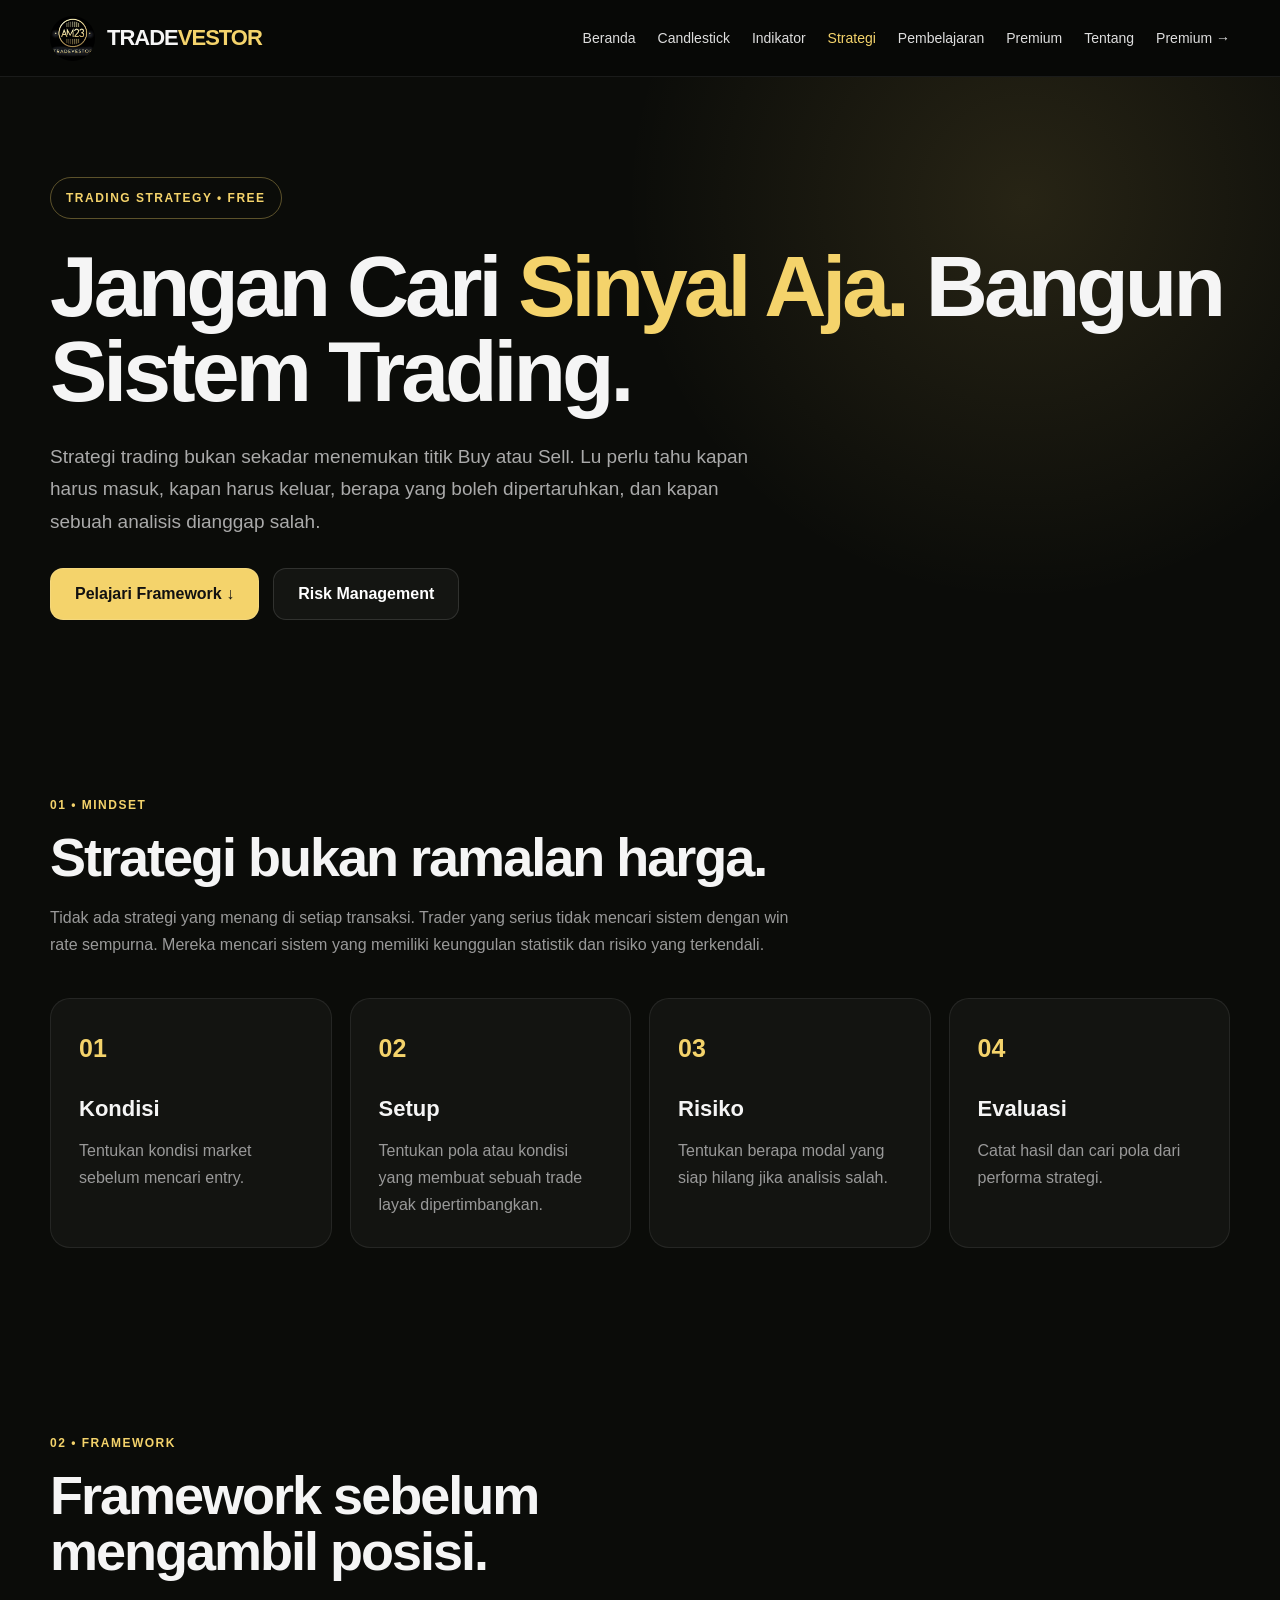
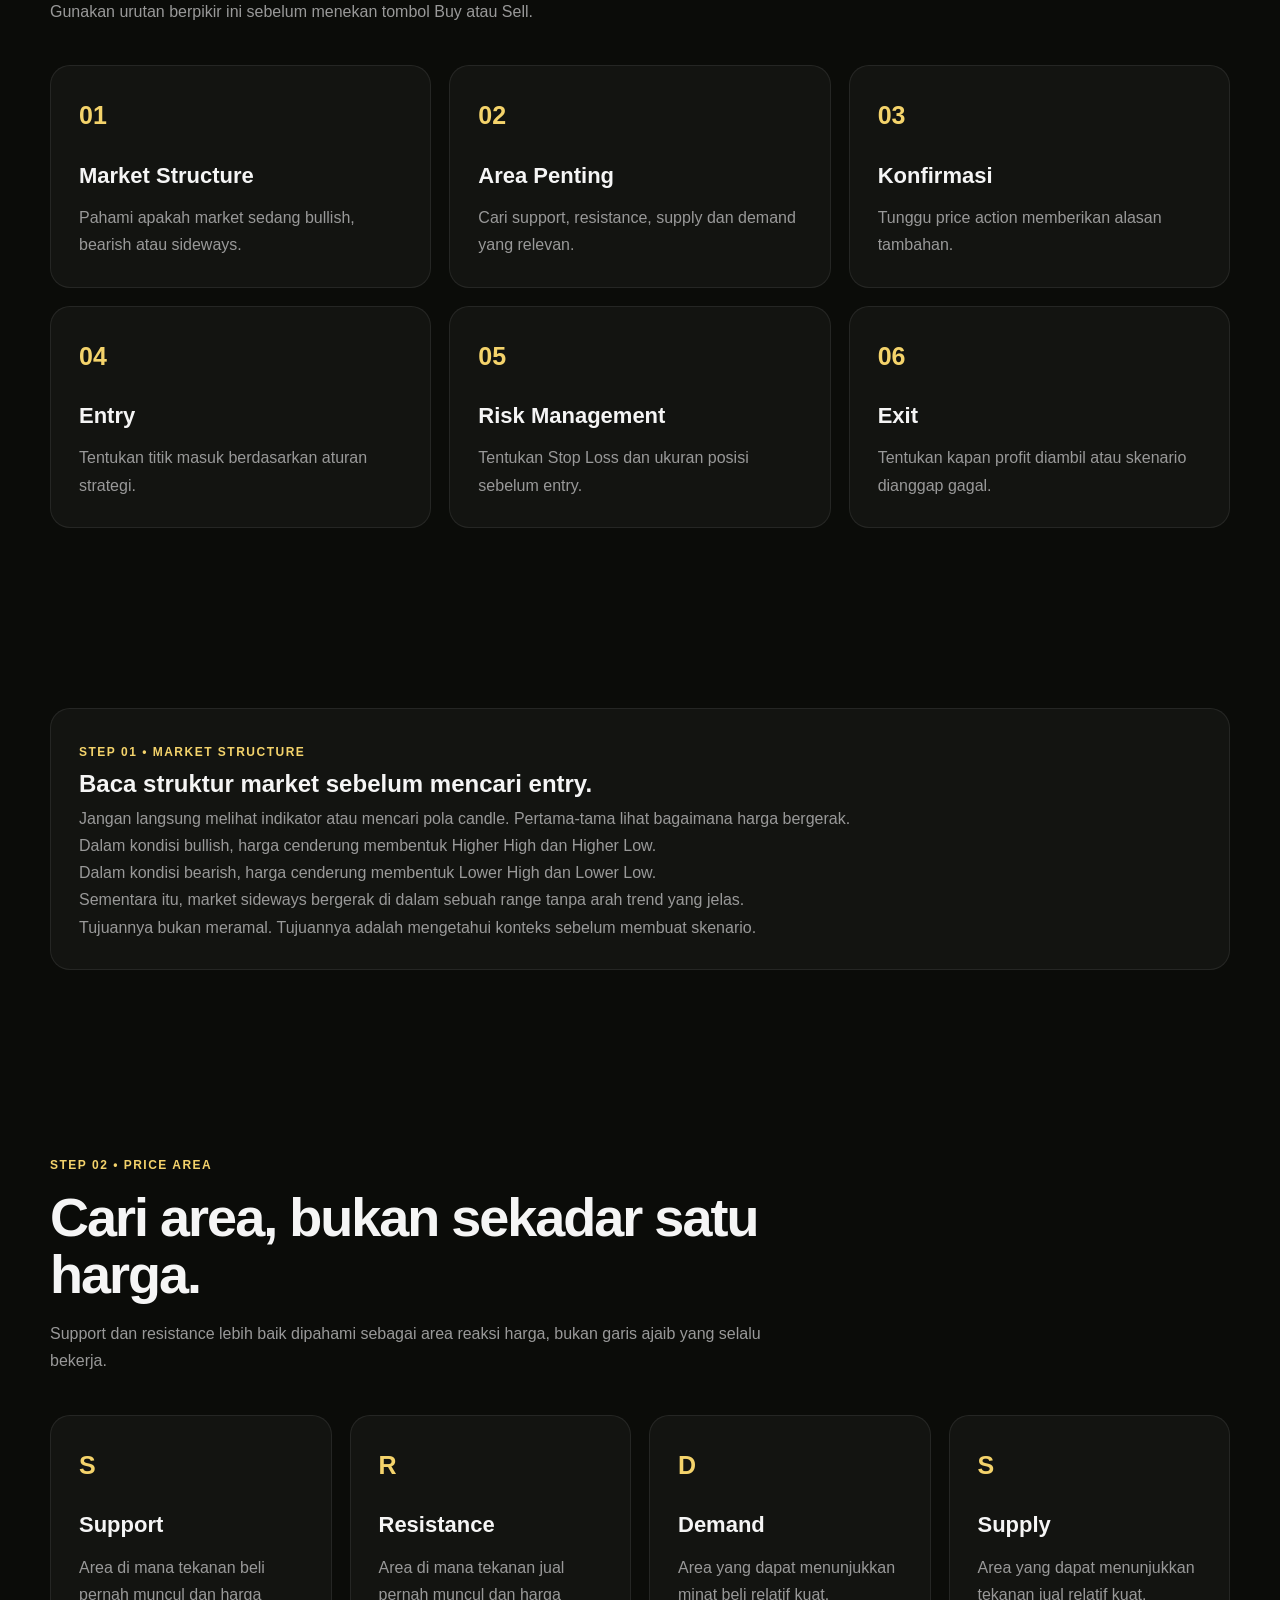
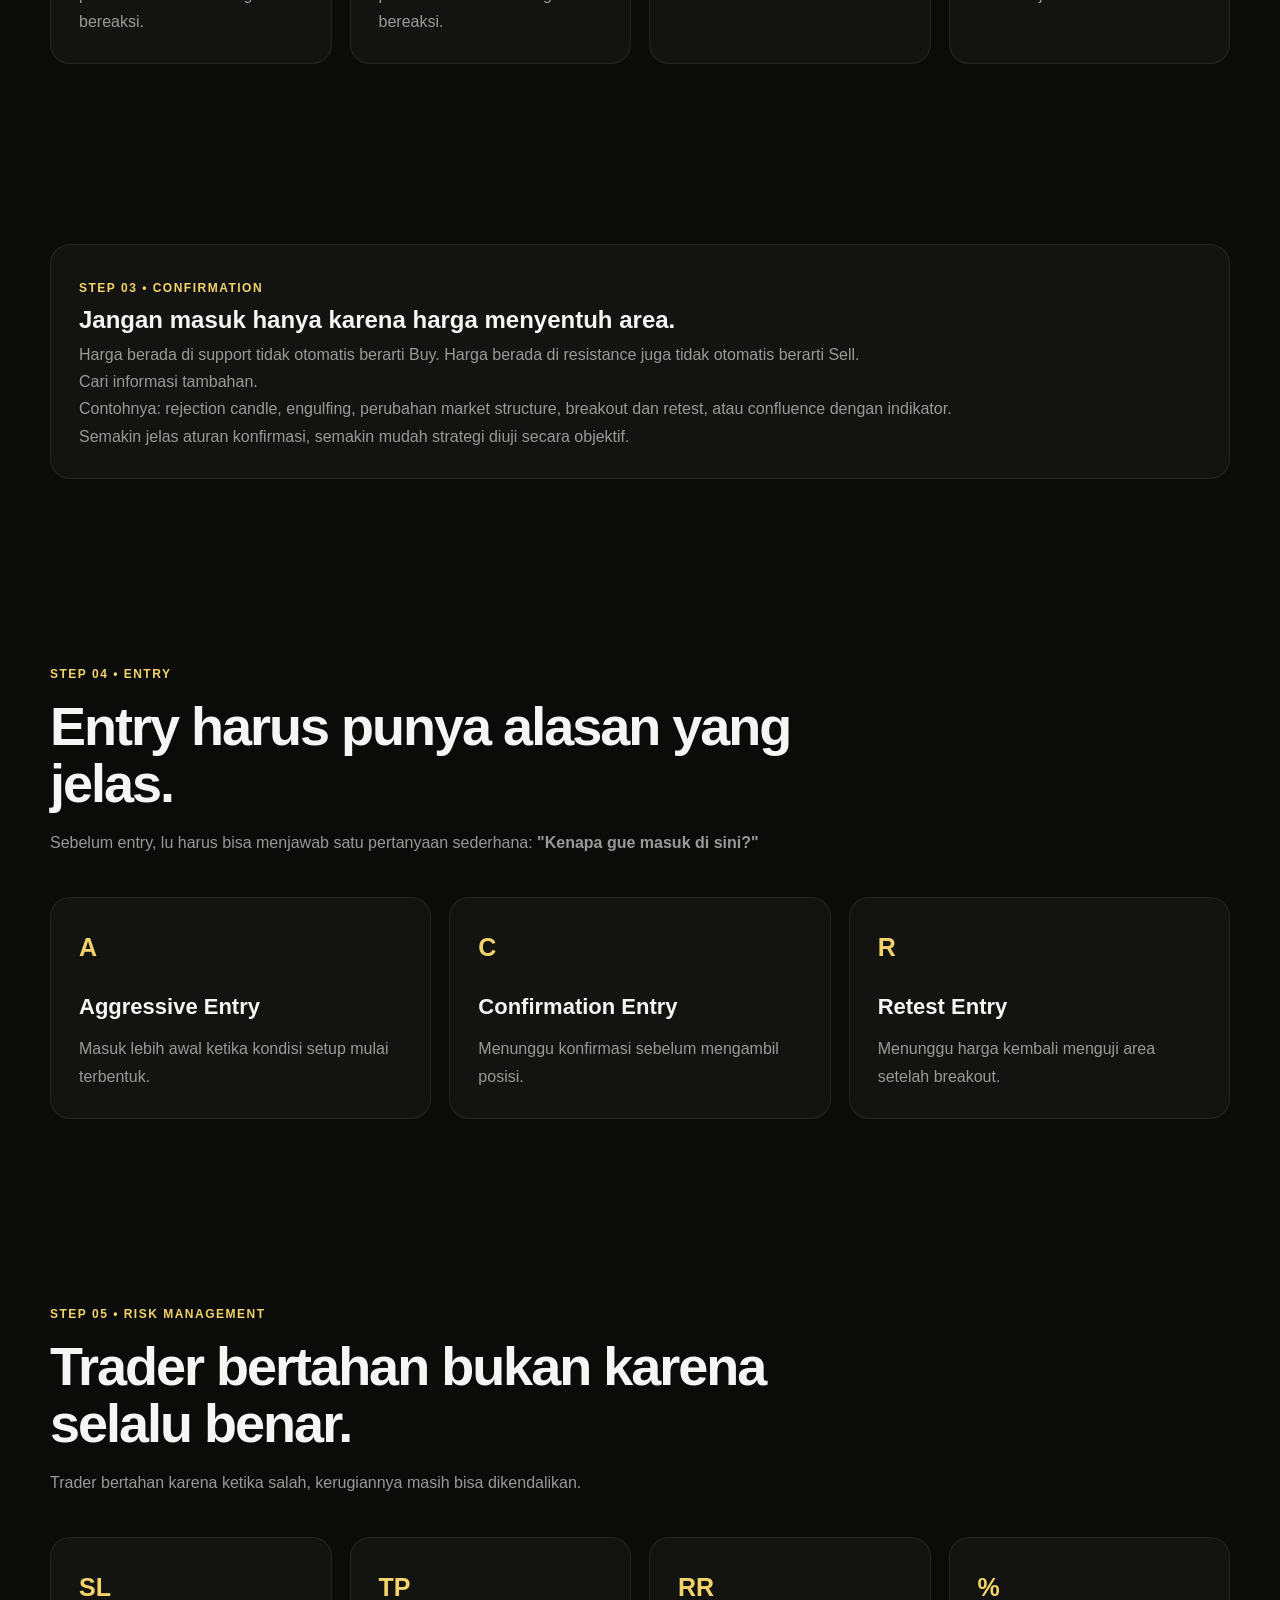
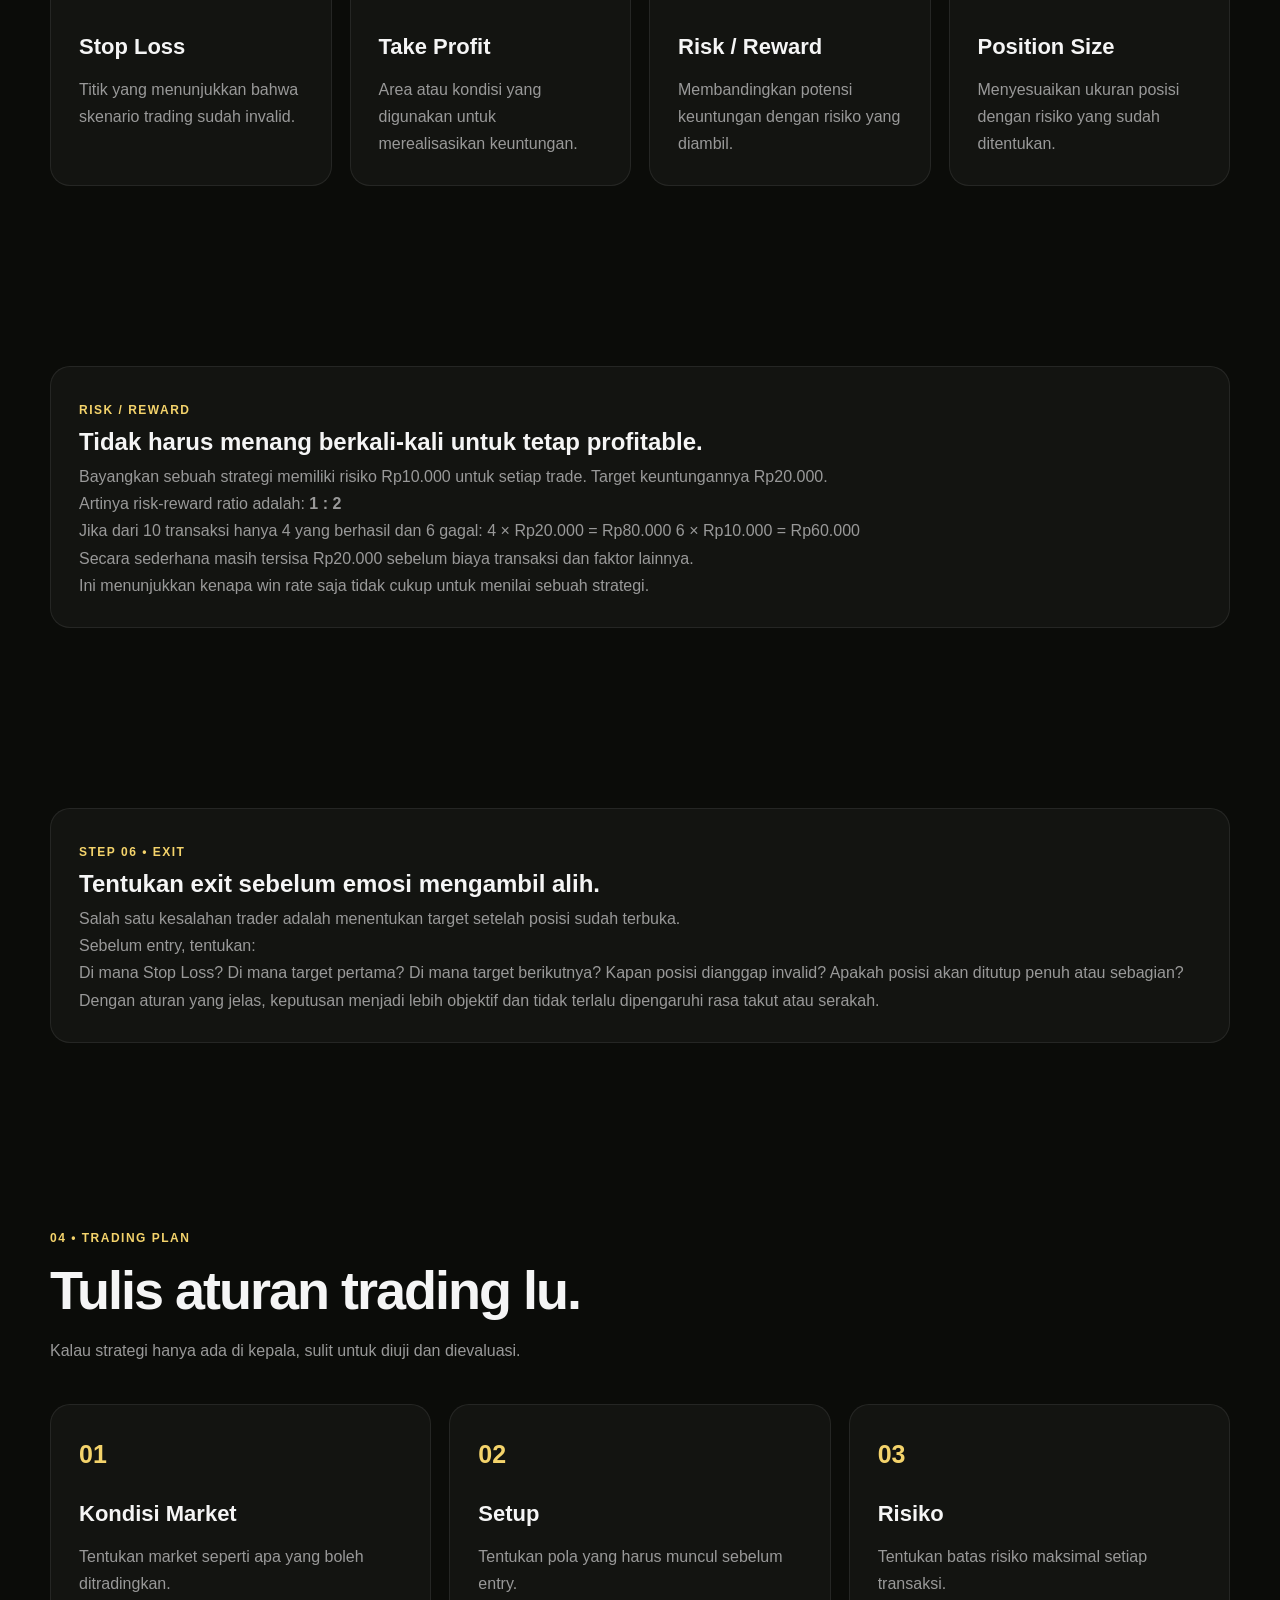
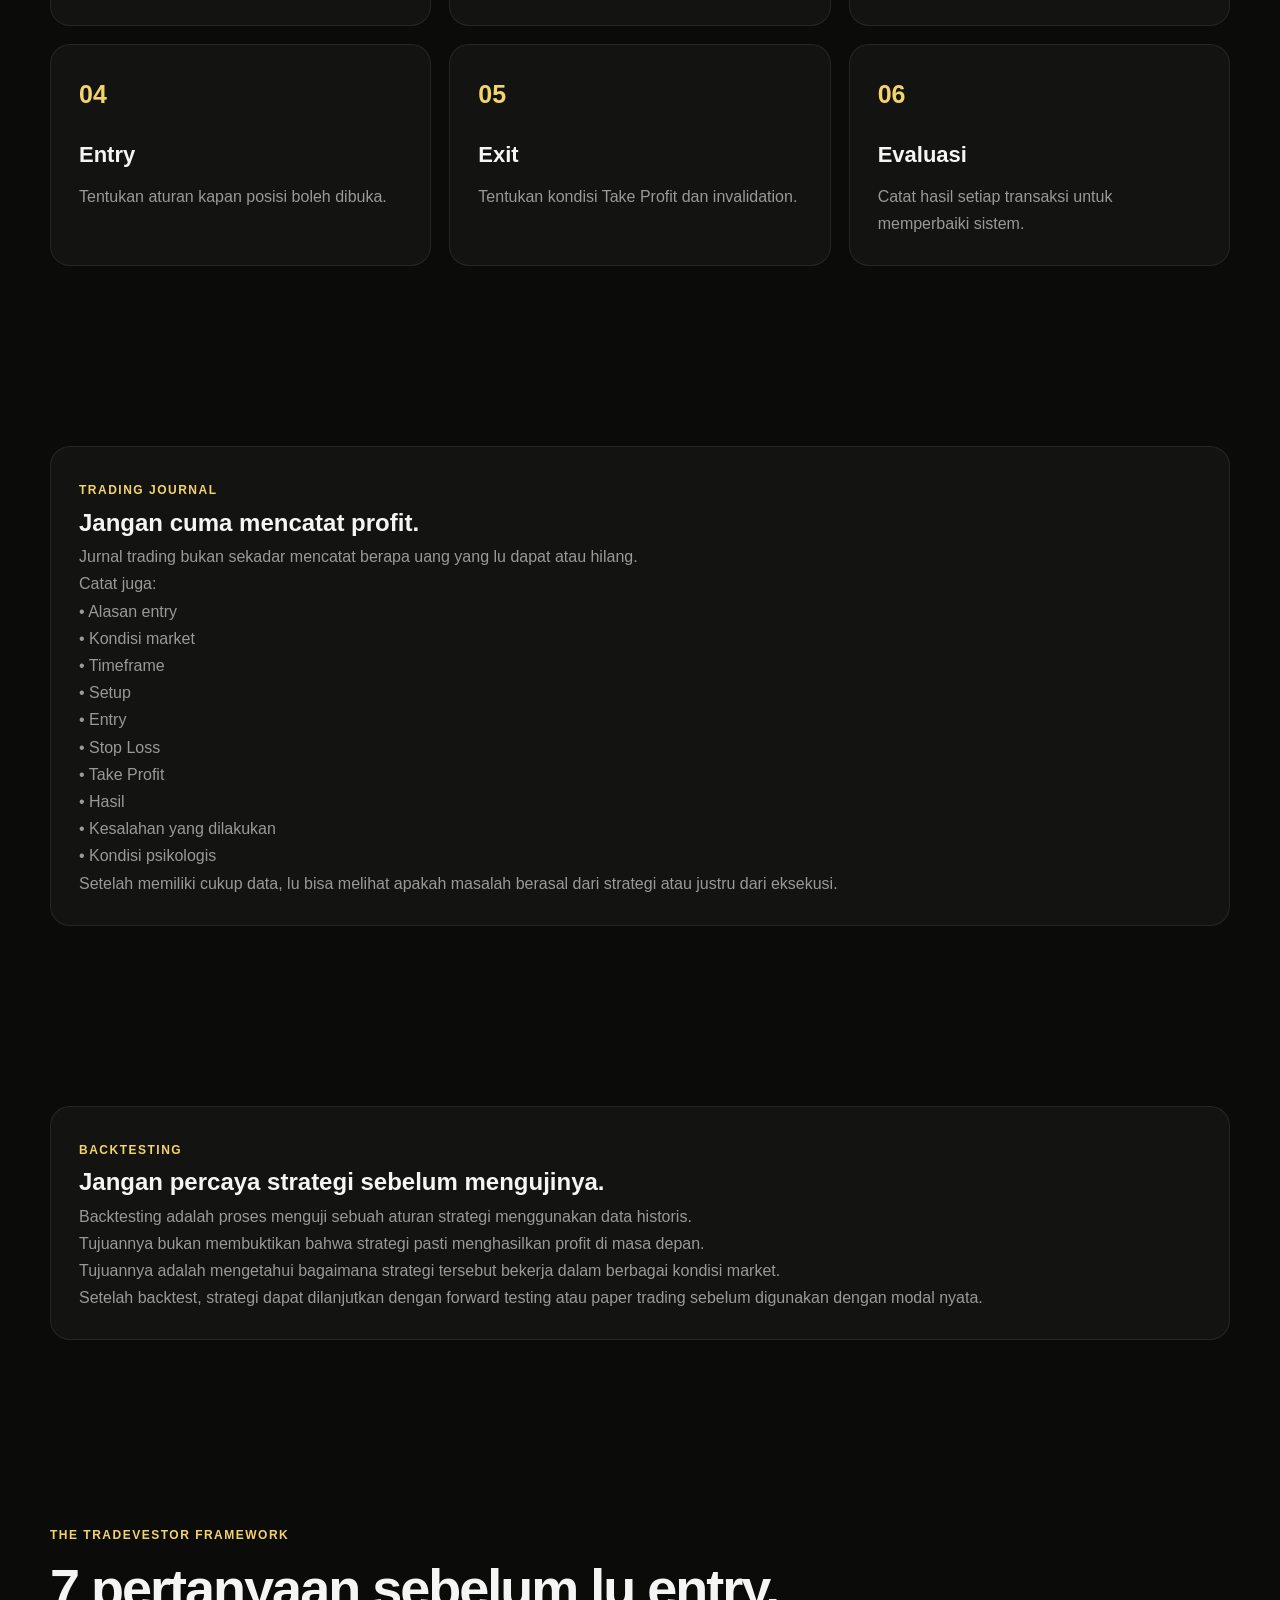
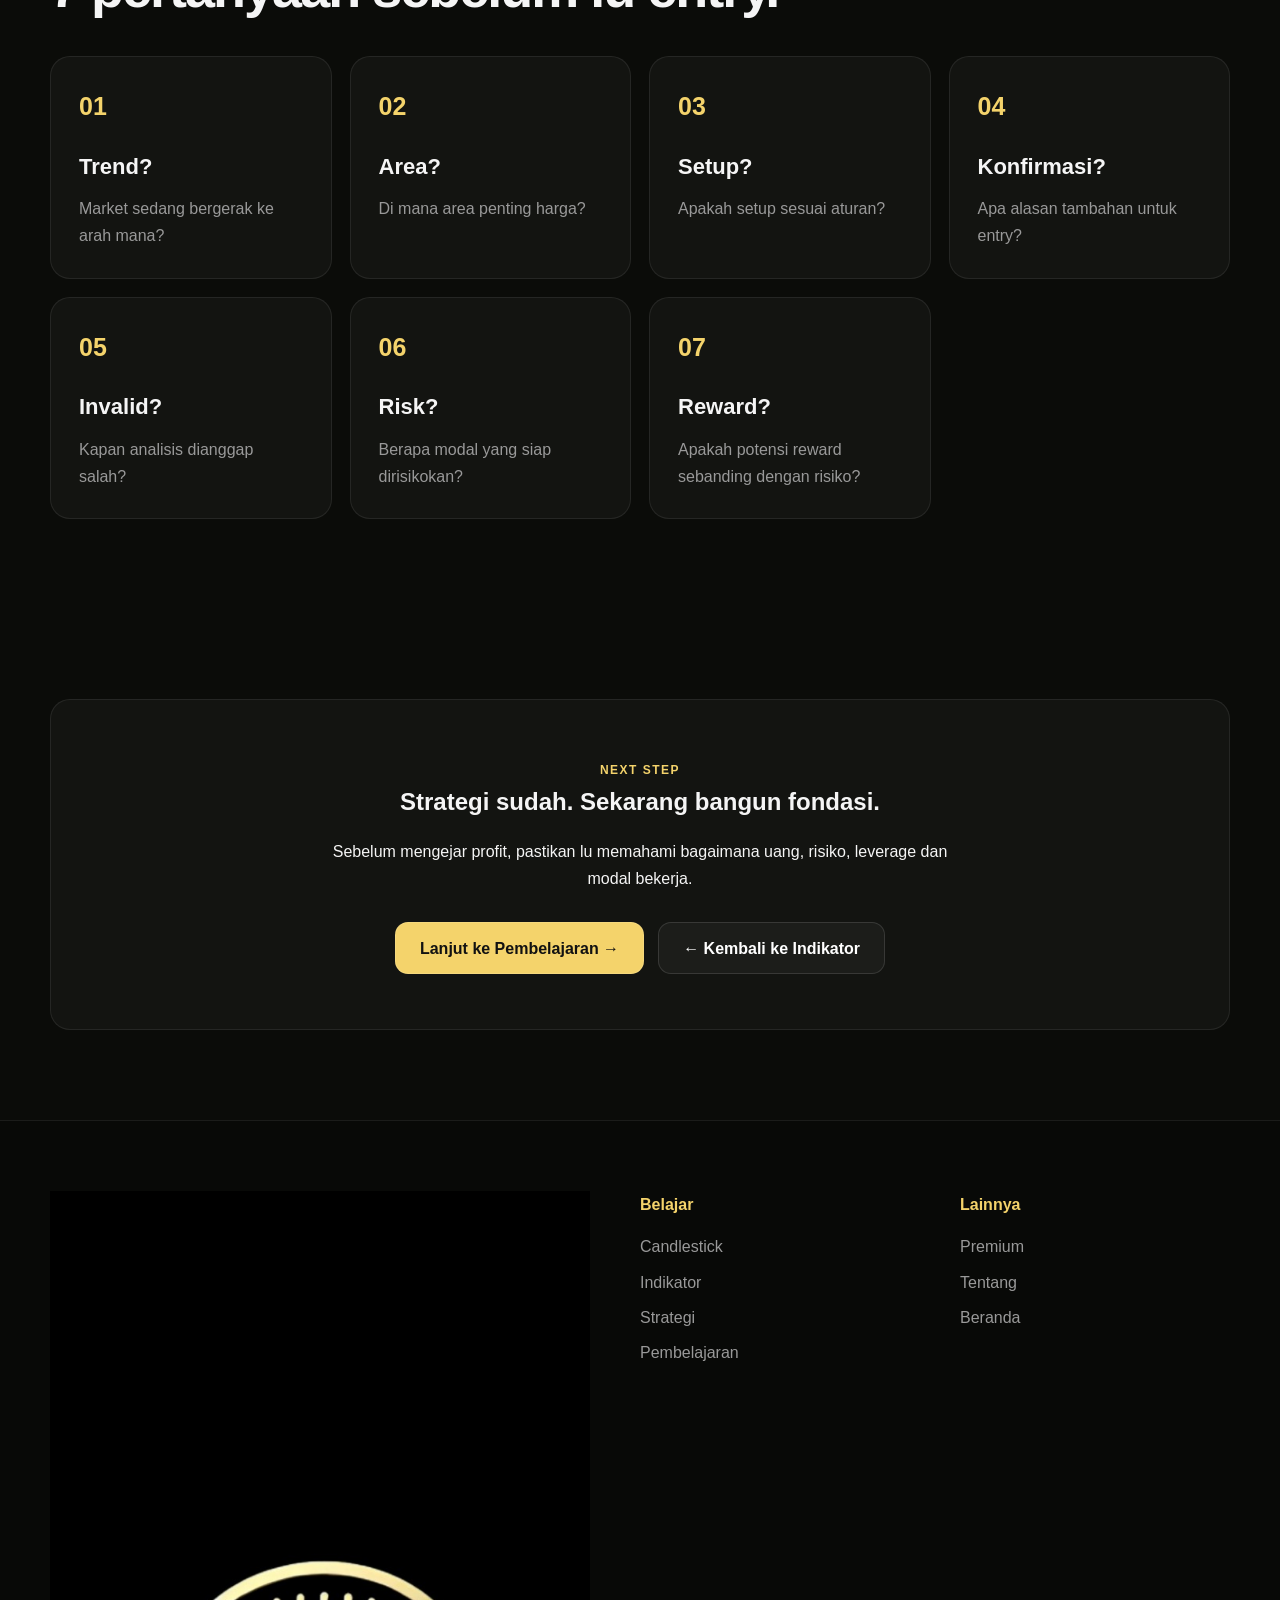
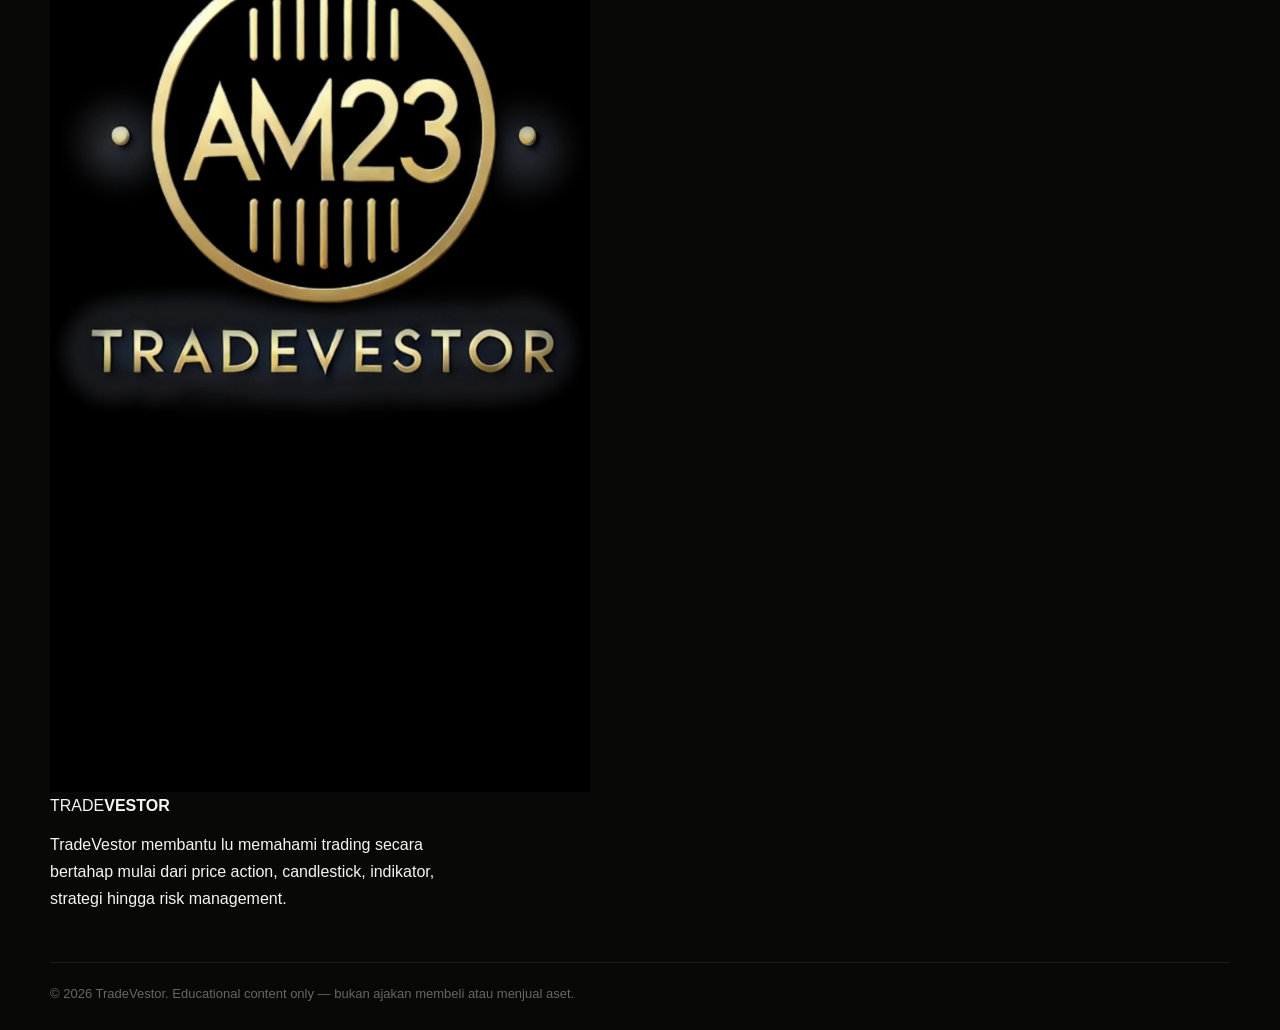
<file: strategi.html>
<!DOCTYPE html>
<html lang="id">

<head>

    <meta charset="UTF-8">

    <meta
        name="viewport"
        content="width=device-width, initial-scale=1.0"
    >

    <title>Strategi Trading — TradeVestor</title>

    <meta
        name="description"
        content="Pelajari cara membangun strategi trading dari market structure, support resistance, entry, konfirmasi, Stop Loss, Take Profit, risk reward dan position sizing."
    >

    <link rel="icon" href="logo.jpg">

    <link
        rel="stylesheet"
        href="css/style.css"
    >

</head>


<body>


<!-- =====================================================
     NAVBAR
===================================================== -->

<header class="navbar">

    <div class="container nav-container">

        <a
            href="index.html"
            class="brand"
        >

            <img
                src="logo.jpg"
                alt="Logo TradeVestor"
            >

            <span>
                TRADE<b>VESTOR</b>
            </span>

        </a>


        <button
            class="menu-btn"
            id="menuBtn"
            aria-label="Buka menu"
        >
            ☰
        </button>


        <nav>

            <ul
                class="nav-links"
                id="navLinks"
            >

                <li>
                    <a href="index.html">
                        Beranda
                    </a>
                </li>


                <li>
                    <a href="candlestick.html">
                        Candlestick
                    </a>
                </li>


                <li>
                    <a href="indikator.html">
                        Indikator
                    </a>
                </li>


                <li>
                    <a
                        href="strategi.html"
                        class="active"
                    >
                        Strategi
                    </a>
                </li>


                <li>
                    <a href="pembelajaran.html">
                        Pembelajaran
                    </a>
                </li>


                <li>
                    <a href="premium.html">
                        Premium
                    </a>
                </li>


                <li>
                    <a href="tentang.html">
                        Tentang
                    </a>
                </li>


                <li>
                    <a
                        href="premium.html"
                        class="nav-cta"
                    >
                        Premium →
                    </a>
                </li>

            </ul>

        </nav>

    </div>

</header>



<!-- =====================================================
     MAIN
===================================================== -->

<main>


<!-- =====================================================
     HERO
===================================================== -->

<section class="hero">

    <div class="container">

        <div class="reveal">

            <span class="eyebrow">
                TRADING STRATEGY • FREE
            </span>


            <h1>

                Jangan Cari
                <span class="gradient">
                    Sinyal Aja.
                </span>

                Bangun Sistem Trading.

            </h1>


            <p class="lead">

                Strategi trading bukan sekadar menemukan
                titik Buy atau Sell.

                Lu perlu tahu kapan harus masuk,
                kapan harus keluar, berapa yang boleh
                dipertaruhkan, dan kapan sebuah analisis
                dianggap salah.

            </p>


            <div class="actions">

                <a
                    href="#framework"
                    class="btn btn-primary"
                >
                    Pelajari Framework ↓
                </a>


                <a
                    href="#risk"
                    class="btn btn-secondary"
                >
                    Risk Management
                </a>

            </div>

        </div>

    </div>

</section>



<!-- =====================================================
     STRATEGI FUNDAMENTAL
===================================================== -->

<section class="section">

    <div class="container">

        <div class="section-head">

            <span class="kicker">
                01 • MINDSET
            </span>


            <h2>
                Strategi bukan ramalan harga.
            </h2>


            <p>

                Tidak ada strategi yang menang di setiap
                transaksi.

                Trader yang serius tidak mencari sistem
                dengan win rate sempurna.

                Mereka mencari sistem yang memiliki
                keunggulan statistik dan risiko yang
                terkendali.

            </p>

        </div>


        <div class="grid-4">


            <div class="card">

                <div class="icon">
                    01
                </div>

                <h3>
                    Kondisi
                </h3>

                <p>
                    Tentukan kondisi market sebelum
                    mencari entry.
                </p>

            </div>


            <div class="card">

                <div class="icon">
                    02
                </div>

                <h3>
                    Setup
                </h3>

                <p>
                    Tentukan pola atau kondisi yang
                    membuat sebuah trade layak dipertimbangkan.
                </p>

            </div>


            <div class="card">

                <div class="icon">
                    03
                </div>

                <h3>
                    Risiko
                </h3>

                <p>
                    Tentukan berapa modal yang siap
                    hilang jika analisis salah.
                </p>

            </div>


            <div class="card">

                <div class="icon">
                    04
                </div>

                <h3>
                    Evaluasi
                </h3>

                <p>
                    Catat hasil dan cari pola dari
                    performa strategi.
                </p>

            </div>

        </div>

    </div>

</section>



<!-- =====================================================
     FRAMEWORK
===================================================== -->

<section
    class="section"
    id="framework"
>

    <div class="container">

        <div class="section-head">

            <span class="kicker">
                02 • FRAMEWORK
            </span>


            <h2>
                Framework sebelum mengambil posisi.
            </h2>


            <p>

                Gunakan urutan berpikir ini sebelum
                menekan tombol Buy atau Sell.

            </p>

        </div>


        <div class="grid-3">


            <a
                href="#market"
                class="card"
            >

                <div class="icon">
                    01
                </div>


                <h3>
                    Market Structure
                </h3>


                <p>
                    Pahami apakah market sedang
                    bullish, bearish atau sideways.
                </p>

            </a>


            <a
                href="#area"
                class="card"
            >

                <div class="icon">
                    02
                </div>


                <h3>
                    Area Penting
                </h3>


                <p>
                    Cari support, resistance,
                    supply dan demand yang relevan.
                </p>

            </a>


            <a
                href="#confirmation"
                class="card"
            >

                <div class="icon">
                    03
                </div>


                <h3>
                    Konfirmasi
                </h3>


                <p>
                    Tunggu price action memberikan
                    alasan tambahan.
                </p>

            </a>


            <a
                href="#entry"
                class="card"
            >

                <div class="icon">
                    04
                </div>


                <h3>
                    Entry
                </h3>


                <p>
                    Tentukan titik masuk berdasarkan
                    aturan strategi.
                </p>

            </a>


            <a
                href="#risk"
                class="card"
            >

                <div class="icon">
                    05
                </div>


                <h3>
                    Risk Management
                </h3>


                <p>
                    Tentukan Stop Loss dan ukuran
                    posisi sebelum entry.
                </p>

            </a>


            <a
                href="#exit"
                class="card"
            >

                <div class="icon">
                    06
                </div>


                <h3>
                    Exit
                </h3>


                <p>
                    Tentukan kapan profit diambil
                    atau skenario dianggap gagal.
                </p>

            </a>

        </div>

    </div>

</section>



<!-- =====================================================
     MARKET STRUCTURE
===================================================== -->

<section
    class="section"
    id="market"
>

    <div class="container">

        <div class="article">

            <span class="tag">
                STEP 01 • MARKET STRUCTURE
            </span>


            <h2>
                Baca struktur market sebelum mencari entry.
            </h2>


            <p>

                Jangan langsung melihat indikator
                atau mencari pola candle.

                Pertama-tama lihat bagaimana harga
                bergerak.

            </p>


            <p>

                Dalam kondisi bullish, harga cenderung
                membentuk Higher High dan Higher Low.

            </p>


            <p>

                Dalam kondisi bearish, harga cenderung
                membentuk Lower High dan Lower Low.

            </p>


            <p>

                Sementara itu, market sideways bergerak
                di dalam sebuah range tanpa arah trend
                yang jelas.

            </p>


            <p>

                Tujuannya bukan meramal.

                Tujuannya adalah mengetahui konteks
                sebelum membuat skenario.

            </p>

        </div>

    </div>

</section>



<!-- =====================================================
     SUPPORT RESISTANCE
===================================================== -->

<section
    class="section"
    id="area"
>

    <div class="container">

        <div class="section-head">

            <span class="kicker">
                STEP 02 • PRICE AREA
            </span>


            <h2>
                Cari area, bukan sekadar satu harga.
            </h2>


            <p>

                Support dan resistance lebih baik
                dipahami sebagai area reaksi harga,
                bukan garis ajaib yang selalu bekerja.

            </p>

        </div>


        <div class="grid-4">


            <div class="card">

                <div class="icon">
                    S
                </div>


                <h3>
                    Support
                </h3>


                <p>
                    Area di mana tekanan beli pernah
                    muncul dan harga bereaksi.
                </p>

            </div>


            <div class="card">

                <div class="icon">
                    R
                </div>


                <h3>
                    Resistance
                </h3>


                <p>
                    Area di mana tekanan jual pernah
                    muncul dan harga bereaksi.
                </p>

            </div>


            <div class="card">

                <div class="icon">
                    D
                </div>


                <h3>
                    Demand
                </h3>


                <p>
                    Area yang dapat menunjukkan
                    minat beli relatif kuat.
                </p>

            </div>


            <div class="card">

                <div class="icon">
                    S
                </div>


                <h3>
                    Supply
                </h3>


                <p>
                    Area yang dapat menunjukkan
                    tekanan jual relatif kuat.
                </p>

            </div>

        </div>

    </div>

</section>



<!-- =====================================================
     CONFIRMATION
===================================================== -->

<section
    class="section"
    id="confirmation"
>

    <div class="container">

        <div class="article">

            <span class="tag">
                STEP 03 • CONFIRMATION
            </span>


            <h2>
                Jangan masuk hanya karena harga menyentuh area.
            </h2>


            <p>

                Harga berada di support tidak otomatis
                berarti Buy.

                Harga berada di resistance juga tidak
                otomatis berarti Sell.

            </p>


            <p>

                Cari informasi tambahan.

            </p>


            <p>

                Contohnya:

                rejection candle,

                engulfing,

                perubahan market structure,

                breakout dan retest,

                atau confluence dengan indikator.

            </p>


            <p>

                Semakin jelas aturan konfirmasi,
                semakin mudah strategi diuji secara
                objektif.

            </p>

        </div>

    </div>

</section>



<!-- =====================================================
     ENTRY
===================================================== -->

<section
    class="section"
    id="entry"
>

    <div class="container">

        <div class="section-head">

            <span class="kicker">
                STEP 04 • ENTRY
            </span>


            <h2>
                Entry harus punya alasan yang jelas.
            </h2>


            <p>

                Sebelum entry, lu harus bisa menjawab
                satu pertanyaan sederhana:

                <strong>
                    "Kenapa gue masuk di sini?"
                </strong>

            </p>

        </div>


        <div class="grid-3">


            <div class="card">

                <div class="icon">
                    A
                </div>


                <h3>
                    Aggressive Entry
                </h3>


                <p>
                    Masuk lebih awal ketika kondisi
                    setup mulai terbentuk.
                </p>

            </div>


            <div class="card">

                <div class="icon">
                    C
                </div>


                <h3>
                    Confirmation Entry
                </h3>


                <p>
                    Menunggu konfirmasi sebelum
                    mengambil posisi.
                </p>

            </div>


            <div class="card">

                <div class="icon">
                    R
                </div>


                <h3>
                    Retest Entry
                </h3>


                <p>
                    Menunggu harga kembali menguji
                    area setelah breakout.
                </p>

            </div>

        </div>

    </div>

</section>



<!-- =====================================================
     RISK MANAGEMENT
===================================================== -->

<section
    class="section"
    id="risk"
>

    <div class="container">

        <div class="section-head">

            <span class="kicker">
                STEP 05 • RISK MANAGEMENT
            </span>


            <h2>
                Trader bertahan bukan karena selalu benar.
            </h2>


            <p>

                Trader bertahan karena ketika salah,
                kerugiannya masih bisa dikendalikan.

            </p>

        </div>


        <div class="grid-4">


            <div class="card">

                <div class="icon">
                    SL
                </div>


                <h3>
                    Stop Loss
                </h3>


                <p>
                    Titik yang menunjukkan bahwa
                    skenario trading sudah invalid.
                </p>

            </div>


            <div class="card">

                <div class="icon">
                    TP
                </div>


                <h3>
                    Take Profit
                </h3>


                <p>
                    Area atau kondisi yang digunakan
                    untuk merealisasikan keuntungan.
                </p>

            </div>


            <div class="card">

                <div class="icon">
                    RR
                </div>


                <h3>
                    Risk / Reward
                </h3>


                <p>
                    Membandingkan potensi keuntungan
                    dengan risiko yang diambil.
                </p>

            </div>


            <div class="card">

                <div class="icon">
                    %
                </div>


                <h3>
                    Position Size
                </h3>


                <p>
                    Menyesuaikan ukuran posisi dengan
                    risiko yang sudah ditentukan.
                </p>

            </div>

        </div>

    </div>

</section>



<!-- =====================================================
     RISK REWARD
===================================================== -->

<section class="section">

    <div class="container">

        <div class="article">

            <span class="tag">
                RISK / REWARD
            </span>


            <h2>
                Tidak harus menang berkali-kali untuk tetap profitable.
            </h2>


            <p>

                Bayangkan sebuah strategi memiliki
                risiko Rp10.000 untuk setiap trade.

                Target keuntungannya Rp20.000.

            </p>


            <p>

                Artinya risk-reward ratio adalah:

                <strong>
                    1 : 2
                </strong>

            </p>


            <p>

                Jika dari 10 transaksi hanya 4 yang
                berhasil dan 6 gagal:

                4 × Rp20.000 = Rp80.000

                6 × Rp10.000 = Rp60.000

            </p>


            <p>

                Secara sederhana masih tersisa
                Rp20.000 sebelum biaya transaksi
                dan faktor lainnya.

            </p>


            <p>

                Ini menunjukkan kenapa win rate saja
                tidak cukup untuk menilai sebuah
                strategi.

            </p>

        </div>

    </div>

</section>



<!-- =====================================================
     EXIT
===================================================== -->

<section
    class="section"
    id="exit"
>

    <div class="container">

        <div class="article">

            <span class="tag">
                STEP 06 • EXIT
            </span>


            <h2>
                Tentukan exit sebelum emosi mengambil alih.
            </h2>


            <p>

                Salah satu kesalahan trader adalah
                menentukan target setelah posisi
                sudah terbuka.

            </p>


            <p>

                Sebelum entry, tentukan:

            </p>


            <p>

                Di mana Stop Loss?

                Di mana target pertama?

                Di mana target berikutnya?

                Kapan posisi dianggap invalid?

                Apakah posisi akan ditutup penuh
                atau sebagian?

            </p>


            <p>

                Dengan aturan yang jelas, keputusan
                menjadi lebih objektif dan tidak
                terlalu dipengaruhi rasa takut atau
                serakah.

            </p>

        </div>

    </div>

</section>



<!-- =====================================================
     TRADING PLAN
===================================================== -->

<section class="section">

    <div class="container">

        <div class="section-head">

            <span class="kicker">
                04 • TRADING PLAN
            </span>


            <h2>
                Tulis aturan trading lu.
            </h2>


            <p>

                Kalau strategi hanya ada di kepala,
                sulit untuk diuji dan dievaluasi.

            </p>

        </div>


        <div class="grid-3">


            <div class="card">

                <div class="icon">
                    01
                </div>


                <h3>
                    Kondisi Market
                </h3>


                <p>
                    Tentukan market seperti apa yang
                    boleh ditradingkan.
                </p>

            </div>


            <div class="card">

                <div class="icon">
                    02
                </div>


                <h3>
                    Setup
                </h3>


                <p>
                    Tentukan pola yang harus muncul
                    sebelum entry.
                </p>

            </div>


            <div class="card">

                <div class="icon">
                    03
                </div>


                <h3>
                    Risiko
                </h3>


                <p>
                    Tentukan batas risiko maksimal
                    setiap transaksi.
                </p>

            </div>


            <div class="card">

                <div class="icon">
                    04
                </div>


                <h3>
                    Entry
                </h3>


                <p>
                    Tentukan aturan kapan posisi
                    boleh dibuka.
                </p>

            </div>


            <div class="card">

                <div class="icon">
                    05
                </div>


                <h3>
                    Exit
                </h3>


                <p>
                    Tentukan kondisi Take Profit
                    dan invalidation.
                </p>

            </div>


            <div class="card">

                <div class="icon">
                    06
                </div>


                <h3>
                    Evaluasi
                </h3>


                <p>
                    Catat hasil setiap transaksi
                    untuk memperbaiki sistem.
                </p>

            </div>

        </div>

    </div>

</section>



<!-- =====================================================
     JOURNAL
===================================================== -->

<section class="section">

    <div class="container">

        <div class="article">

            <span class="tag">
                TRADING JOURNAL
            </span>


            <h2>
                Jangan cuma mencatat profit.
            </h2>


            <p>

                Jurnal trading bukan sekadar mencatat
                berapa uang yang lu dapat atau hilang.

            </p>


            <p>

                Catat juga:

            </p>


            <p>

                • Alasan entry

                <br>

                • Kondisi market

                <br>

                • Timeframe

                <br>

                • Setup

                <br>

                • Entry

                <br>

                • Stop Loss

                <br>

                • Take Profit

                <br>

                • Hasil

                <br>

                • Kesalahan yang dilakukan

                <br>

                • Kondisi psikologis

            </p>


            <p>

                Setelah memiliki cukup data,
                lu bisa melihat apakah masalah
                berasal dari strategi atau justru
                dari eksekusi.

            </p>

        </div>

    </div>

</section>



<!-- =====================================================
     BACKTESTING
===================================================== -->

<section class="section">

    <div class="container">

        <div class="article">

            <span class="tag">
                BACKTESTING
            </span>


            <h2>
                Jangan percaya strategi sebelum mengujinya.
            </h2>


            <p>

                Backtesting adalah proses menguji
                sebuah aturan strategi menggunakan
                data historis.

            </p>


            <p>

                Tujuannya bukan membuktikan bahwa
                strategi pasti menghasilkan profit
                di masa depan.

            </p>


            <p>

                Tujuannya adalah mengetahui bagaimana
                strategi tersebut bekerja dalam
                berbagai kondisi market.

            </p>


            <p>

                Setelah backtest, strategi dapat
                dilanjutkan dengan forward testing
                atau paper trading sebelum digunakan
                dengan modal nyata.

            </p>

        </div>

    </div>

</section>



<!-- =====================================================
     FINAL FRAMEWORK
===================================================== -->

<section class="section">

    <div class="container">

        <div class="section-head">

            <span class="kicker">
                THE TRADEVESTOR FRAMEWORK
            </span>


            <h2>
                7 pertanyaan sebelum lu entry.
            </h2>

        </div>


        <div class="grid-4">


            <div class="card">

                <div class="icon">
                    01
                </div>

                <h3>
                    Trend?
                </h3>

                <p>
                    Market sedang bergerak ke arah mana?
                </p>

            </div>


            <div class="card">

                <div class="icon">
                    02
                </div>

                <h3>
                    Area?
                </h3>

                <p>
                    Di mana area penting harga?
                </p>

            </div>


            <div class="card">

                <div class="icon">
                    03
                </div>

                <h3>
                    Setup?
                </h3>

                <p>
                    Apakah setup sesuai aturan?
                </p>

            </div>


            <div class="card">

                <div class="icon">
                    04
                </div>

                <h3>
                    Konfirmasi?
                </h3>

                <p>
                    Apa alasan tambahan untuk entry?
                </p>

            </div>


            <div class="card">

                <div class="icon">
                    05
                </div>

                <h3>
                    Invalid?
                </h3>

                <p>
                    Kapan analisis dianggap salah?
                </p>

            </div>


            <div class="card">

                <div class="icon">
                    06
                </div>

                <h3>
                    Risk?
                </h3>

                <p>
                    Berapa modal yang siap dirisikokan?
                </p>

            </div>


            <div class="card">

                <div class="icon">
                    07
                </div>

                <h3>
                    Reward?
                </h3>

                <p>
                    Apakah potensi reward sebanding
                    dengan risiko?
                </p>

            </div>

        </div>

    </div>

</section>



<!-- =====================================================
     CTA
===================================================== -->

<section class="section">

    <div class="container">

        <div
            class="card"
            style="text-align:center;padding:55px 25px"
        >

            <span class="kicker">
                NEXT STEP
            </span>


            <h2>
                Strategi sudah. Sekarang bangun fondasi.
            </h2>


            <p
                style="
                    color:var(--muted);
                    max-width:650px;
                    margin:15px auto 0;
                "
            >

                Sebelum mengejar profit, pastikan
                lu memahami bagaimana uang, risiko,
                leverage dan modal bekerja.

            </p>


            <div
                class="actions"
                style="justify-content:center"
            >

                <a
                    href="pembelajaran.html"
                    class="btn btn-primary"
                >
                    Lanjut ke Pembelajaran →
                </a>


                <a
                    href="indikator.html"
                    class="btn btn-secondary"
                >
                    ← Kembali ke Indikator
                </a>

            </div>

        </div>

    </div>

</section>


</main>



<!-- =====================================================
     FOOTER
===================================================== -->

<footer>

    <div class="container">

        <div class="footer">


            <div>

                <div class="brand">

                    <img
                        src="logo.jpg"
                        alt="Logo TradeVestor"
                    >

                    <span>
                        TRADE<b>VESTOR</b>
                    </span>

                </div>


                <p
                    style="
                        margin-top:12px;
                        max-width:420px
                    "
                >

                    TradeVestor membantu lu memahami
                    trading secara bertahap mulai dari
                    price action, candlestick, indikator,
                    strategi hingga risk management.

                </p>

            </div>



            <div>

                <h4>
                    Belajar
                </h4>


                <a href="candlestick.html">
                    Candlestick
                </a>


                <a href="indikator.html">
                    Indikator
                </a>


                <a href="strategi.html">
                    Strategi
                </a>


                <a href="pembelajaran.html">
                    Pembelajaran
                </a>

            </div>



            <div>

                <h4>
                    Lainnya
                </h4>


                <a href="premium.html">
                    Premium
                </a>


                <a href="tentang.html">
                    Tentang
                </a>


                <a href="index.html">
                    Beranda
                </a>

            </div>

        </div>


        <div class="copyright">

            © 2026 TradeVestor.
            Educational content only —
            bukan ajakan membeli atau menjual aset.

        </div>

    </div>

</footer>



<!-- =====================================================
     JAVASCRIPT
===================================================== -->

<script src="js/script.js"></script>


</body>

</html>
</file>
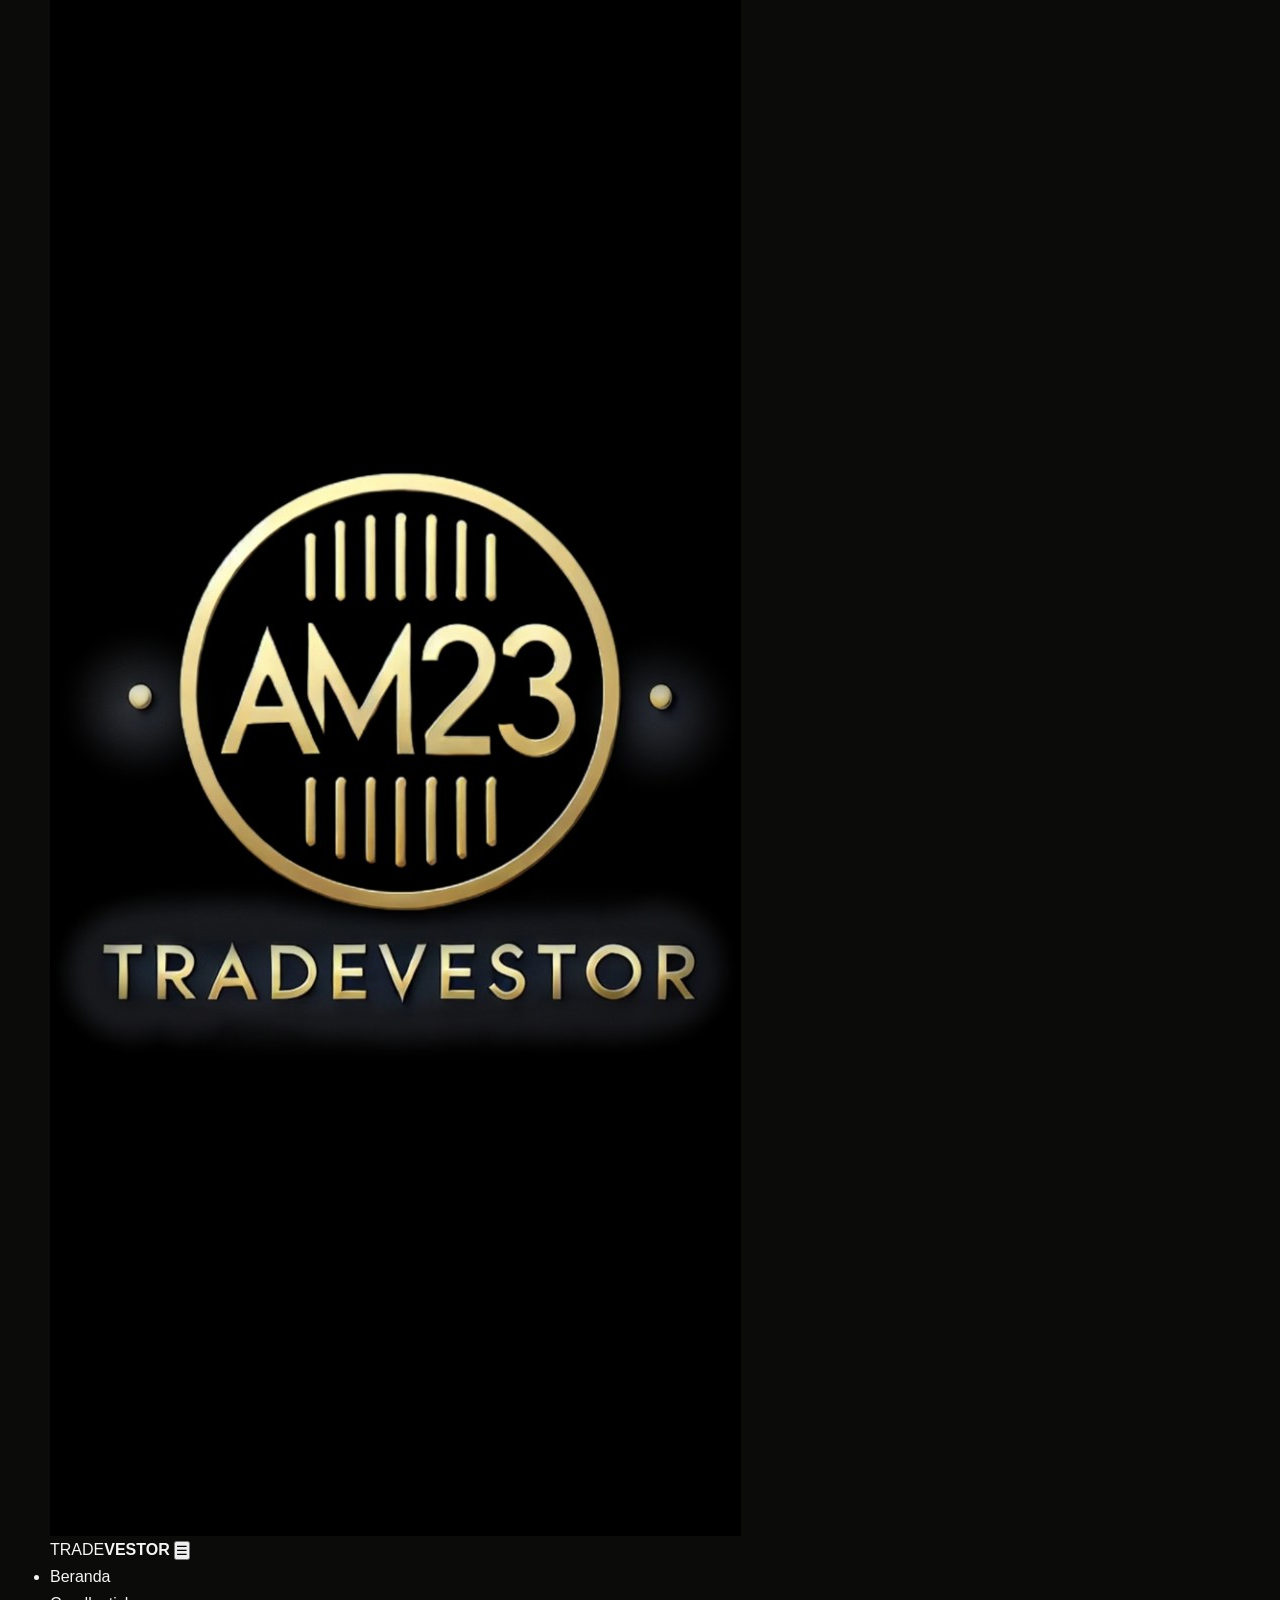
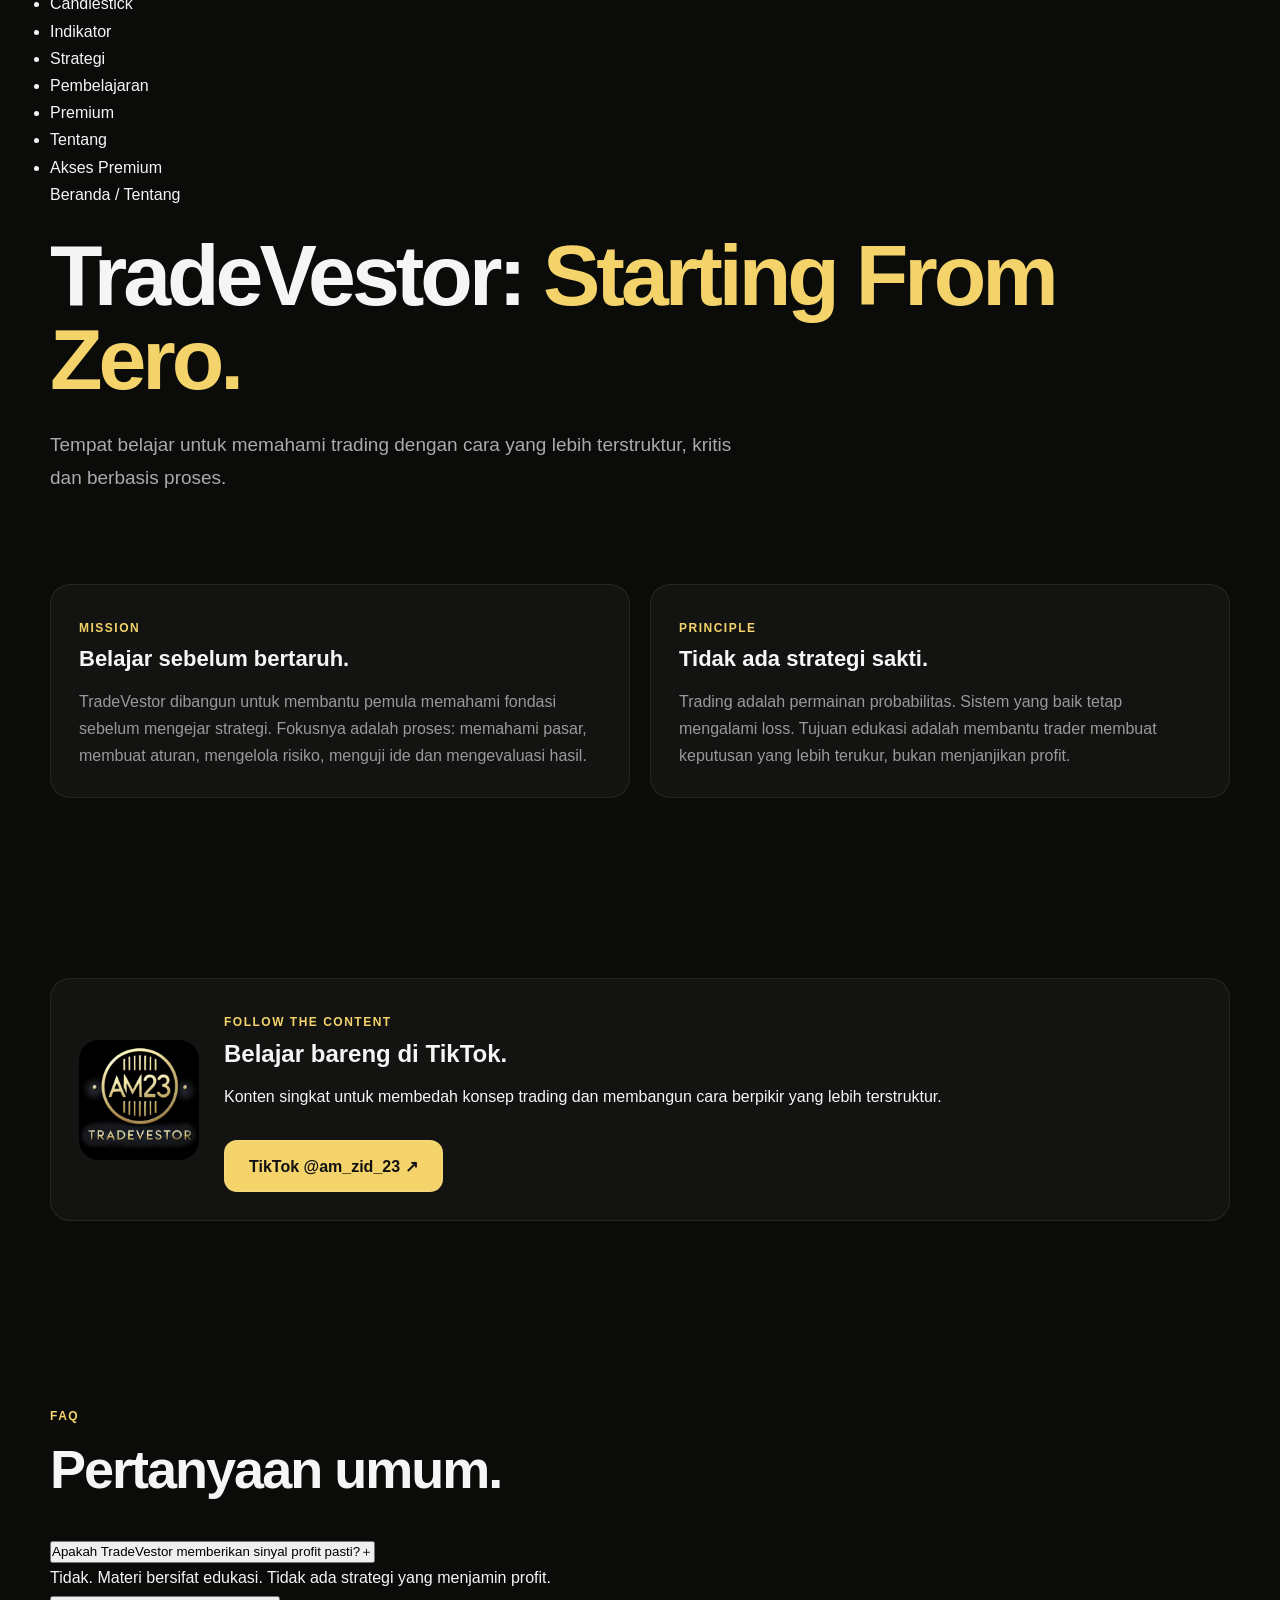
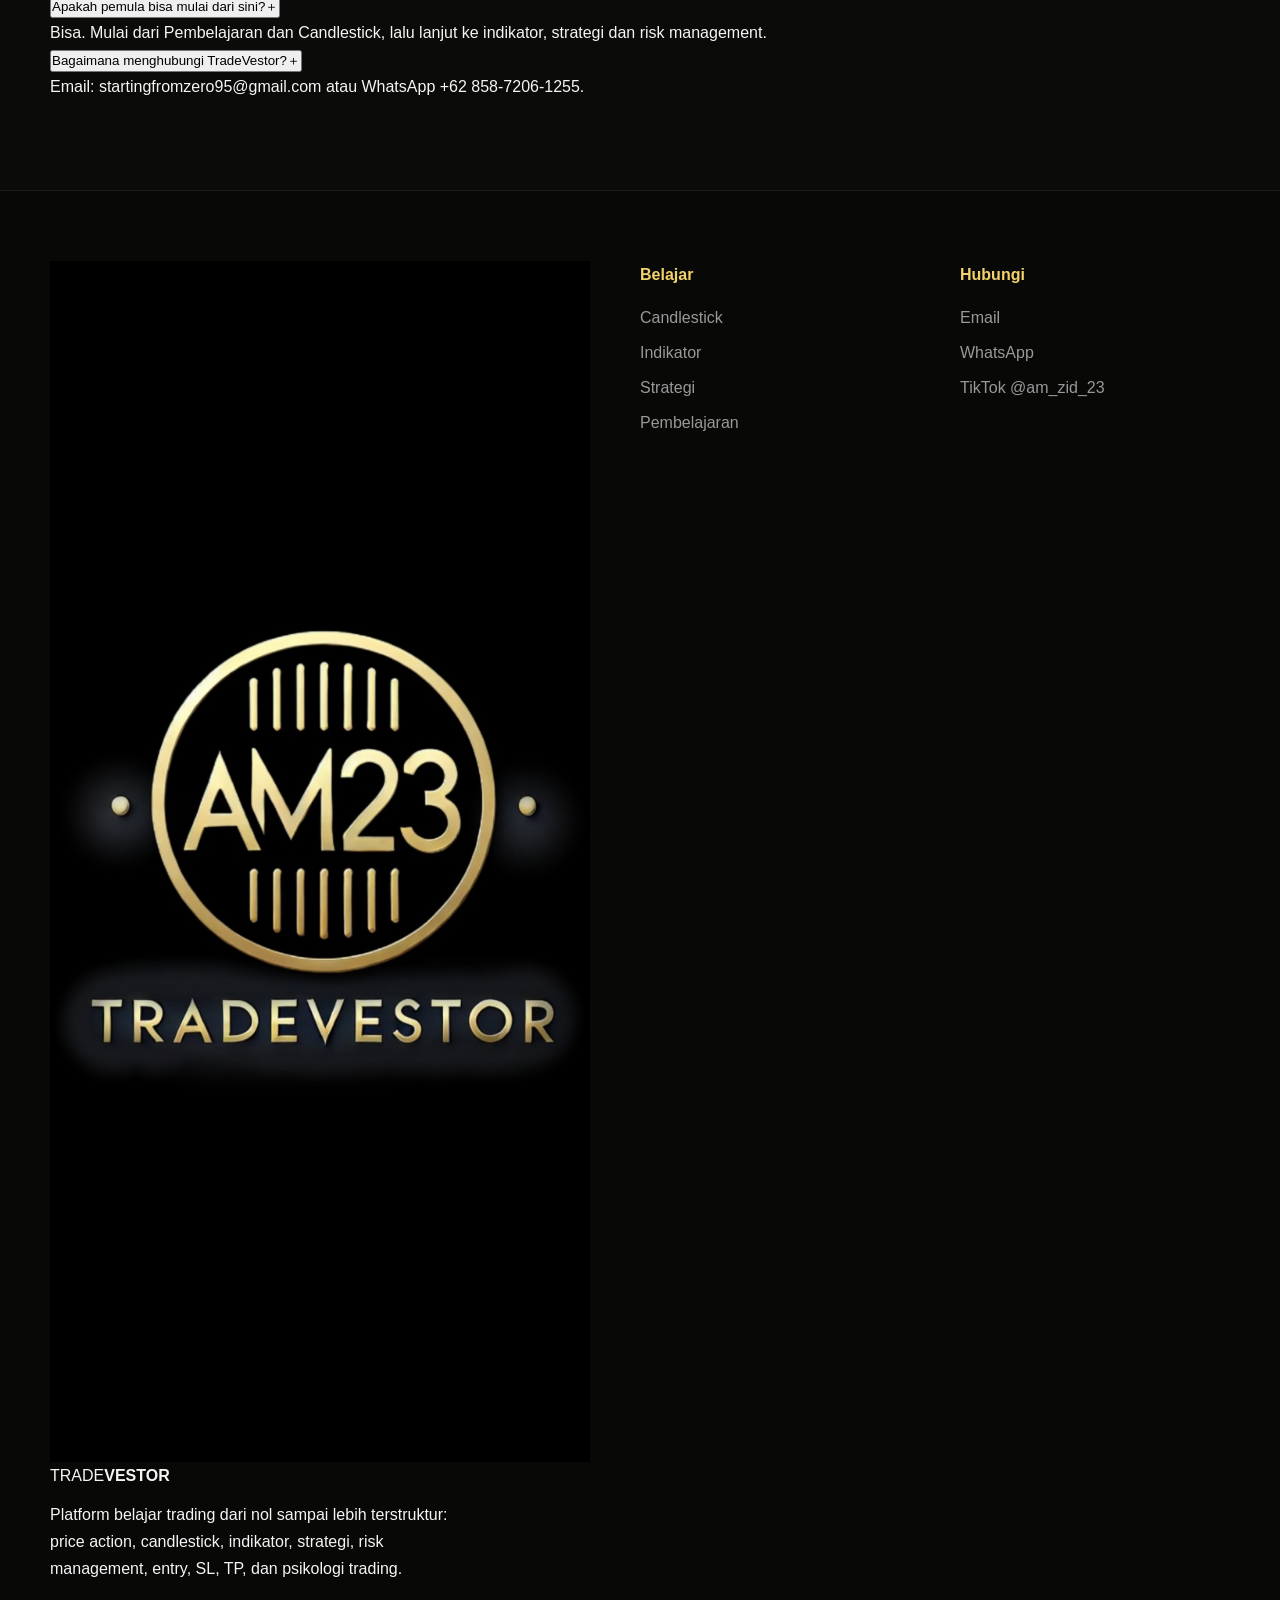
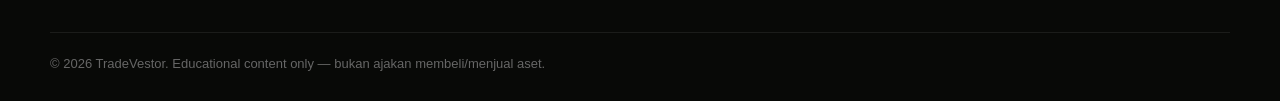
<file: tentang.html>
<!doctype html>
<html lang="id"><head>
<meta charset="utf-8"><meta name="viewport" content="width=device-width,initial-scale=1">
<title>Tentang TradeVestor — TradeVestor</title>
<meta name="description" content="TradeVestor — belajar trading dari nol sampai lebih terstruktur. Candlestick, indikator, strategi, risk management, entry, SL, TP dan psikologi trading.">
<meta name="theme-color" content="#050507">
<link rel="icon" href="logo.jpg">
<link rel="stylesheet" href="css/style.css">
</head><body>
<header>
 <div class="container nav">
  <a class="brand" href="index.html"><img src="logo.jpg" alt="Logo TradeVestor"><span>TRADE<b>VESTOR</b></span></a>
  <button class="menu" aria-label="Buka menu">☰</button>
  <nav><ul class="navlinks"><li><a class="" href="index.html">Beranda</a></li><li><a class="" href="candlestick.html">Candlestick</a></li><li><a class="" href="indikator.html">Indikator</a></li><li><a class="" href="strategi.html">Strategi</a></li><li><a class="" href="pembelajaran.html">Pembelajaran</a></li><li><a class="" href="premium.html">Premium</a></li><li><a class="active" href="tentang.html">Tentang</a></li><li><a class="nav-cta" href="premium.html">Akses Premium</a></li></ul></nav>
 </div>
</header>
<main>
<section class="page-hero"><div class="container"><div class="breadcrumb"><a href="index.html">Beranda</a> / Tentang</div><h1>TradeVestor: <span class="gradient">Starting From Zero.</span></h1><p class="lead">Tempat belajar untuk memahami trading dengan cara yang lebih terstruktur, kritis dan berbasis proses.</p></div></section>
<section class="section"><div class="container split">
 <div class="article"><span class="tag">Mission</span><h3>Belajar sebelum bertaruh.</h3><p>TradeVestor dibangun untuk membantu pemula memahami fondasi sebelum mengejar strategi. Fokusnya adalah proses: memahami pasar, membuat aturan, mengelola risiko, menguji ide dan mengevaluasi hasil.</p></div>
 <div class="article"><span class="tag">Principle</span><h3>Tidak ada strategi sakti.</h3><p>Trading adalah permainan probabilitas. Sistem yang baik tetap mengalami loss. Tujuan edukasi adalah membantu trader membuat keputusan yang lebih terukur, bukan menjanjikan profit.</p></div>
</div></section>
<section class="section"><div class="container">
 <div class="card" style="display:grid;grid-template-columns:120px 1fr;gap:25px;align-items:center">
  <img src="logo.jpg" alt="Logo TradeVestor" style="width:120px;height:120px;object-fit:cover;border-radius:20px;border:1px solid var(--line)">
  <div><span class="kicker">Follow the content</span><h2 style="margin-bottom:8px">Belajar bareng di TikTok.</h2><p style="color:var(--muted)">Konten singkat untuk membedah konsep trading dan membangun cara berpikir yang lebih terstruktur.</p><div class="actions"><a class="btn btn-primary" target="_blank" href="https://www.tiktok.com/@am_zid_23?_r=1&_t=ZS-98n6b4WuMBJ">TikTok @am_zid_23 ↗</a></div></div>
 </div>
</div></section>
<section class="section"><div class="container"><div class="section-head"><span class="kicker">FAQ</span><h2>Pertanyaan umum.</h2></div>
 <div class="faq">
  <div class="faq-item" data-faq><button class="faq-q">Apakah TradeVestor memberikan sinyal profit pasti?<span>＋</span></button><div class="faq-a">Tidak. Materi bersifat edukasi. Tidak ada strategi yang menjamin profit.</div></div>
  <div class="faq-item" data-faq><button class="faq-q">Apakah pemula bisa mulai dari sini?<span>＋</span></button><div class="faq-a">Bisa. Mulai dari Pembelajaran dan Candlestick, lalu lanjut ke indikator, strategi dan risk management.</div></div>
  <div class="faq-item" data-faq><button class="faq-q">Bagaimana menghubungi TradeVestor?<span>＋</span></button><div class="faq-a">Email: startingfromzero95@gmail.com atau WhatsApp +62 858-7206-1255.</div></div>
 </div>
</div></section>
</main>
<footer>
 <div class="container">
  <div class="footer">
   <div><div class="brand"><img src="logo.jpg" alt="Logo TradeVestor"><span>TRADE<b>VESTOR</b></span></div><p style="margin-top:12px;max-width:420px">Platform belajar trading dari nol sampai lebih terstruktur: price action, candlestick, indikator, strategi, risk management, entry, SL, TP, dan psikologi trading.</p></div>
   <div><h4>Belajar</h4><a href="candlestick.html">Candlestick</a><a href="indikator.html">Indikator</a><a href="strategi.html">Strategi</a><a href="pembelajaran.html">Pembelajaran</a></div>
   <div><h4>Hubungi</h4><a href="mailto:startingfromzero95@gmail.com">Email</a><a href="https://wa.me/6285872061255" target="_blank">WhatsApp</a><a href="https://www.tiktok.com/@am_zid_23?_r=1&_t=ZS-98n6b4WuMBJ" target="_blank">TikTok @am_zid_23</a></div>
  </div>
  <div class="copyright">© 2026 TradeVestor. Educational content only — bukan ajakan membeli/menjual aset.</div>
 </div>
</footer>
<div class="toast"></div>
<script src="js/script.js"></script></body></html>
</file>
<file: css/style.css>
/* ============================================================
   TRADEVESTOR
   GLOBAL STYLE
============================================================ */

* {
    box-sizing: border-box;
    margin: 0;
    padding: 0;
}

html {
    scroll-behavior: smooth;
}

body {
    font-family: Arial, Helvetica, sans-serif;
    background: #0b0c09;
    color: #f5f5f5;
    line-height: 1.7;
}

a {
    color: inherit;
    text-decoration: none;
}

button {
    font-family: inherit;
}

img {
    max-width: 100%;
    display: block;
}

.container {
    width: min(1180px, calc(100% - 40px));
    margin: auto;
}


/* ============================================================
   TRADEVESTOR NAVBAR
============================================================ */

header.navbar {
    position: sticky;
    top: 0;
    width: 100%;
    z-index: 9999;

    background: rgba(8, 9, 7, 0.96);
    border-bottom: 1px solid rgba(255,255,255,.08);

    backdrop-filter: blur(15px);
    -webkit-backdrop-filter: blur(15px);
}


/* ============================================================
   NAV CONTAINER
============================================================ */

.nav-container {
    position: relative;

    min-height: 76px;

    display: flex;
    align-items: center;

    gap: 20px;
}


/* ============================================================
   LOGO
============================================================ */

.nav-container .brand {
    display: flex;
    align-items: center;

    gap: 12px;

    font-size: 22px;
    font-weight: 900;

    letter-spacing: -1px;

    flex-shrink: 0;

    position: relative;
    z-index: 10002;
}

.nav-container .brand img {
    width: 45px;
    height: 45px;

    object-fit: cover;

    border-radius: 50%;
}

.nav-container .brand b {
    color: #f4d36b;
}


/* ============================================================
   NAVIGATION DESKTOP
============================================================ */

.nav-container nav {
    margin-left: auto;
}

.nav-links {
    list-style: none;

    display: flex;
    align-items: center;

    gap: 22px;

    margin: 0;
    padding: 0;
}

.nav-links li {
    list-style: none;
}

.nav-links a {
    display: inline-flex;
    align-items: center;

    color: #ddd;

    font-size: 14px;

    text-decoration: none;

    transition: .25s;
}

.nav-links a:hover,
.nav-links a.active {
    color: #f4d36b;
}


/* ============================================================
   AUTH AREA
============================================================ */

.nav-auth {
    display: flex;
    align-items: center;

    gap: 8px;

    flex-shrink: 0;

    position: relative;

    z-index: 10002;

    white-space: nowrap;
}


/* ============================================================
   LOGIN / REGISTER
============================================================ */

.nav-login {
    display: inline-flex;

    align-items: center;
    justify-content: center;

    min-height: 38px;

    padding: 0 14px;

    border-radius: 10px;

    color: #fff;

    background: rgba(255,255,255,.045);

    border: 1px solid rgba(255,255,255,.10);

    font-size: 14px;
    font-weight: 600;

    text-decoration: none;

    cursor: pointer;

    pointer-events: auto;

    position: relative;
    z-index: 10003;

    transition:
        background .2s ease,
        border-color .2s ease,
        transform .2s ease;
}

.nav-login:hover {
    background: rgba(244,211,107,.12);

    border-color: rgba(244,211,107,.4);

    transform: translateY(-1px);
}


/* ============================================================
   USER NAME
============================================================ */

.nav-user {
    display: inline-flex;

    align-items: center;

    gap: 7px;

    min-height: 38px;

    max-width: 150px;

    padding: 0 12px;

    border-radius: 10px;

    color: #fff;

    background: rgba(255,255,255,.045);

    border: 1px solid rgba(255,255,255,.10);

    font-size: 14px;
    font-weight: 600;

    white-space: nowrap;

    overflow: hidden;
    text-overflow: ellipsis;

    position: relative;
    z-index: 10003;
}

.nav-user::before {
    content: "";

    width: 7px;
    height: 7px;

    flex-shrink: 0;

    border-radius: 50%;

    background: #25d98a;
}


/* ============================================================
   LOGOUT
============================================================ */

.nav-logout {
    display: inline-flex;

    align-items: center;
    justify-content: center;

    min-height: 38px;

    padding: 0 13px;

    border-radius: 10px;

    color: #fff;

    background: rgba(255,70,70,.10);

    border: 1px solid rgba(255,70,70,.18);

    font-family: inherit;

    font-size: 14px;
    font-weight: 600;

    cursor: pointer;

    pointer-events: auto;

    position: relative;
    z-index: 10003;

    transition:
        background .2s ease,
        border-color .2s ease,
        transform .2s ease;
}

.nav-logout:hover {
    background: rgba(255,70,70,.20);

    border-color: rgba(255,70,70,.4);

    transform: translateY(-1px);
}

.nav-logout:disabled {
    opacity: .6;

    cursor: wait;
}


/* ============================================================
   HAMBURGER
============================================================ */

.menu-btn {
    display: none;

    width: 44px;
    height: 44px;

    flex-shrink: 0;

    align-items: center;
    justify-content: center;

    padding: 0;

    border: 1px solid rgba(255,255,255,.10);

    border-radius: 10px;

    background: rgba(255,255,255,.04);

    color: #fff;

    font-size: 25px;

    line-height: 1;

    cursor: pointer;

    pointer-events: auto;

    position: relative;

    z-index: 10005;

    transition:
        background .2s ease,
        border-color .2s ease;
}

.menu-btn:hover {
    background: rgba(244,211,107,.10);

    border-color: rgba(244,211,107,.35);
}


/* ============================================================
   DESKTOP
============================================================ */

@media (min-width: 901px) {

    .nav-container {
        width: min(1180px, calc(100% - 40px));
        margin: auto;
    }

}


/* ============================================================
   TABLET / MOBILE
============================================================ */

@media (max-width: 900px) {

    .nav-container {
        width: min(100% - 28px, 1180px);

        margin: auto;

        gap: 8px;
    }


    /* -----------------------------------------
       Sembunyikan menu utama
    ----------------------------------------- */

    .nav-container nav {
        position: static;
    }


    .nav-links {
        display: none;

        position: absolute;

        top: 76px;

        left: 0;
        right: 0;

        width: 100%;

        flex-direction: column;

        align-items: stretch;

        gap: 0;

        padding: 12px 16px 18px;

        background: #080907;

        border-bottom: 1px solid rgba(255,255,255,.10);

        box-shadow: 0 15px 30px rgba(0,0,0,.35);

        z-index: 10000;
    }


    .nav-links.show {
        display: flex;
    }


    .nav-links li {
        width: 100%;
    }


    .nav-links a {
        width: 100%;

        padding: 13px 10px;

        border-radius: 8px;
    }


    .nav-links a:hover,
    .nav-links a.active {
        background: rgba(244,211,107,.06);
    }


    /* -----------------------------------------
       AUTH TETAP DI LUAR MENU
    ----------------------------------------- */

    .nav-auth {
        margin-left: auto;

        gap: 6px;
    }


    /* -----------------------------------------
       HAMBURGER TETAP TERLIHAT
    ----------------------------------------- */

    .menu-btn {
        display: inline-flex;
    }

}


/* ============================================================
   HP KECIL
============================================================ */

@media (max-width: 600px) {

    .nav-container {
        min-height: 68px;
    }


    .nav-links {
        top: 68px;
    }


    .nav-container .brand {
        gap: 8px;

        font-size: 17px;
    }


    .nav-container .brand img {
        width: 38px;
        height: 38px;
    }


    .nav-login {
        min-height: 36px;

        padding: 0 9px;

        font-size: 12px;
    }


    .nav-user {
        min-height: 36px;

        max-width: 95px;

        padding: 0 8px;

        font-size: 12px;
    }


    .nav-logout {
        min-height: 36px;

        width: 36px;

        padding: 0;

        font-size: 0;
    }


    .nav-logout::before {
        content: "↪";

        font-size: 17px;
    }


    .menu-btn {
        width: 40px;
        height: 40px;

        font-size: 23px;
    }

}


/* ============================================================
   HP SANGAT KECIL
============================================================ */

@media (max-width: 380px) {

    .nav-container .brand span {
        display: none;
    }


    .nav-login {
        font-size: 11px;

        padding: 0 8px;
    }


    .nav-user {
        max-width: 80px;

        font-size: 11px;
    }

}
    

/* ============================================================
   HERO
============================================================ */

.hero {

    padding: 100px 0 80px;

    background:
        radial-gradient(
            circle at 80% 20%,
            rgba(244,211,107,.12),
            transparent 35%
        ),
        #0b0c09;

}

.hero-grid {

    display: grid;

    grid-template-columns: 1.05fr .95fr;

    align-items: center;

    gap: 60px;

}

.eyebrow,
.kicker,
.tag {

    display: inline-block;

    color: #f4d36b;

    font-weight: 800;

    text-transform: uppercase;

    letter-spacing: 1.5px;

    font-size: 12px;

}

.eyebrow {

    padding: 10px 15px;

    border: 1px solid rgba(244,211,107,.35);

    border-radius: 999px;

}

.dot {

    display: inline-block;

    width: 8px;

    height: 8px;

    margin-right: 8px;

    border-radius: 50%;

    background: #25d98a;

}

h1 {

    margin-top: 25px;

    font-size: clamp(48px, 7vw, 86px);

    line-height: .98;

    letter-spacing: -4px;

}

.gradient {

    color: #f4d36b;

}

.lead {

    margin-top: 28px;

    max-width: 700px;

    color: #aaa;

    font-size: 19px;

}

.actions {

    display: flex;

    flex-wrap: wrap;

    gap: 14px;

    margin-top: 30px;

}

.btn {

    display: inline-flex;

    justify-content: center;

    align-items: center;

    min-height: 52px;

    padding: 0 24px;

    border-radius: 13px;

    font-weight: 800;

    cursor: pointer;

    border: 1px solid rgba(255,255,255,.12);

}

.btn-primary {

    background: #f4d36b;

    color: #111;

}

.btn-secondary {

    background: rgba(255,255,255,.04);

    color: white;

}

.btn-outline {

    background: transparent;

    color: white;

}

.notice {

    margin-top: 25px;

    padding: 15px;

    border-left: 3px solid #f4d36b;

    color: #999;

    background: rgba(255,255,255,.03);

}


/* ============================================================
   CHART
============================================================ */

.hero-card {

    border: 1px solid rgba(255,255,255,.1);

    border-radius: 25px;

    overflow: hidden;

    background: #10120e;

}

.chart-wrap {

    position: relative;

    min-height: 420px;

    overflow: hidden;

    padding: 30px;

    background: #0d0f0d;

}

.chart-grid {

    position: absolute;

    inset: 0;

    opacity: .5;

    background-image:
        linear-gradient(
            rgba(255,255,255,.05) 1px,
            transparent 1px
        ),
        linear-gradient(
            90deg,
            rgba(255,255,255,.05) 1px,
            transparent 1px
        );

    background-size: 50px 50px;

}

.chart-badge {

    position: relative;

    z-index: 3;

    color: #f4d36b;

    font-size: 12px;

    font-weight: 800;

    letter-spacing: 1.5px;

}


/* ============================================================
   CANDLESTICK
============================================================ */

.candles {

    position: absolute;

    left: 40px;

    right: 40px;

    bottom: 55px;

    height: 280px;

    display: flex;

    flex-direction: row;

    align-items: flex-end;

    justify-content: space-around;

    gap: 15px;

    z-index: 2;

}

.candle {

    position: relative;

    width: 24px;

    height: 160px;

    flex: 0 0 24px;

}

.candle .wick {

    position: absolute;

    left: 50%;

    top: 0;

    bottom: 0;

    width: 3px;

    transform: translateX(-50%);

    background: #25d98a;

}

.candle .body {

    position: absolute;

    left: 50%;

    top: 35%;

    width: 24px;

    height: 70px;

    transform: translateX(-50%);

    border-radius: 4px;

    background: #25d98a;

}

.candle.red .wick,
.candle.red .body {

    background: #ff5b61;

}

.c1 { height: 180px; }
.c2 { height: 230px; }
.c3 { height: 140px; }
.c4 { height: 210px; }
.c5 { height: 170px; }
.c6 { height: 250px; }
.c7 { height: 130px; }
.c8 { height: 200px; }
.c9 { height: 160px; }

.chart-label {

    position: absolute;

    left: 30px;

    bottom: 20px;

    color: #777;

    font-size: 12px;

}


/* ============================================================
   STATBAR
============================================================ */

.statbar {

    display: grid;

    grid-template-columns: repeat(3, 1fr);

}

.mini {

    padding: 20px;

    border-right: 1px solid rgba(255,255,255,.08);

}

.mini strong {

    display: block;

    color: #f4d36b;

    font-size: 20px;

}

.mini span {

    color: #aaa;

    font-size: 13px;

}


/* ============================================================
   SECTION
============================================================ */

.section {

    padding: 90px 0;

}

.section-head {

    max-width: 750px;

    margin-bottom: 40px;

}

.section-head h2 {

    margin-top: 12px;

    font-size: clamp(32px, 5vw, 54px);

    line-height: 1.05;

    letter-spacing: -2px;

}

.section-head p {

    margin-top: 18px;

    color: #999;

}


/* ============================================================
   CARDS
============================================================ */

.grid-4 {

    display: grid;

    grid-template-columns: repeat(4, 1fr);

    gap: 18px;

}

.grid-3 {

    display: grid;

    grid-template-columns: repeat(3, 1fr);

    gap: 18px;

}

.card,
.article {

    padding: 28px;

    border-radius: 20px;

    background: rgba(255,255,255,.035);

    border: 1px solid rgba(255,255,255,.08);

    transition: .25s;

}

.card:hover {

    transform: translateY(-5px);

    border-color: rgba(244,211,107,.35);

}

.card .icon {

    color: #f4d36b;

    font-size: 25px;

    font-weight: 900;

    margin-bottom: 20px;

}

.card h3,
.article h3 {

    font-size: 22px;

    margin-bottom: 10px;

}

.card p,
.article p {

    color: #999;

}

.split {

    display: grid;

    grid-template-columns: repeat(2, 1fr);

    gap: 20px;

}


/* ============================================================
   FOOTER
============================================================ */

footer {

    padding: 70px 0 25px;

    border-top: 1px solid rgba(255,255,255,.08);

    background: #080907;

}

.footer-grid,
.footer {

    display: grid;

    grid-template-columns: 2fr 1fr 1fr;

    gap: 50px;

}

.footer h4 {

    margin-bottom: 15px;

    color: #f4d36b;

}

.footer a {

    display: block;

    margin-bottom: 8px;

    color: #999;

}

.footer-brand p {

    max-width: 420px;

    margin-top: 18px;

    color: #999;

}

.copyright {

    margin-top: 50px;

    padding-top: 20px;

    border-top: 1px solid rgba(255,255,255,.08);

    color: #666;

    font-size: 13px;

}


/* ============================================================
   MOBILE NAVBAR
============================================================ */

@media (max-width: 900px) {

    .nav-container {

        width: min(100% - 28px, 1180px);

        min-height: 70px;

    }


    /* Hide desktop navigation */

    .nav-container nav {

        position: static;

    }

    nav .nav-links {

        display: none;

        position: absolute;

        top: 70px;

        left: 0;

        right: 0;

        width: 100%;

        padding: 18px;

        flex-direction: column;

        align-items: stretch;

        justify-content: flex-start;

        gap: 4px;

        background: #080907;

        border-bottom: 1px solid rgba(255,255,255,.10);

        box-shadow: 0 15px 30px rgba(0,0,0,.35);

        z-index: 5500;

    }


    nav .nav-links.active {

        display: flex;

    }


    nav .nav-links li {

        width: 100%;

    }


    nav .nav-links a {

        display: flex;

        width: 100%;

        min-height: 45px;

        padding: 10px 12px;

        justify-content: flex-start;

        border-radius: 8px;

    }


    nav .nav-links a:hover {

        background: rgba(255,255,255,.04);

    }


    /* Hamburger */

    .menu-btn {

        display: inline-flex;

        order: 3;

    }


    /* Auth stays OUTSIDE hamburger */

    .nav-auth {

        order: 2;

        margin-left: auto;

        margin-right: 4px;

    }


    .nav-container nav {

        order: 4;

    }


    .brand {

        order: 1;

    }


    .nav-login {

        min-height: 38px;

        padding: 0 11px;

        font-size: 13px;

    }


    .nav-user {

        min-height: 38px;

        max-width: 120px;

        padding: 0 10px;

        font-size: 13px;

    }


    .nav-logout {

        min-height: 38px;

        padding: 0 11px;

        font-size: 13px;

    }


    .hero-grid {

        grid-template-columns: 1fr;

    }


    .grid-4 {

        grid-template-columns: repeat(2, 1fr);

    }


    .grid-3 {

        grid-template-columns: repeat(2, 1fr);

    }


    .footer-grid,
    .footer {

        grid-template-columns: 1fr 1fr;

    }

}


/* ============================================================
   SMALL MOBILE
============================================================ */

@media (max-width: 600px) {

    .container {

        width: min(100% - 28px, 1180px);

    }


    .nav-container {

        width: calc(100% - 20px);

        gap: 6px;

    }


    .brand {

        gap: 7px;

        font-size: 17px;

        letter-spacing: -.5px;

    }


    .brand img {

        width: 38px;

        height: 38px;

    }


    .nav-auth {

        gap: 5px;

        margin-right: 2px;

    }


    .nav-login {

        min-height: 36px;

        padding: 0 8px;

        font-size: 11px;

    }


    .nav-user {

        min-height: 36px;

        max-width: 90px;

        padding: 0 7px;

        font-size: 11px;

    }


    .nav-user::before {

        width: 6px;

        height: 6px;

    }


    .nav-logout {

        min-height: 36px;

        width: 36px;

        padding: 0;

        font-size: 0;

    }


    .nav-logout::before {

        content: "↪";

        font-size: 17px;

        line-height: 1;

    }


    .menu-btn {

        width: 40px;

        height: 40px;

        font-size: 23px;

    }


    .hero {

        padding: 65px 0;

    }


    h1 {

        font-size: 48px;

        letter-spacing: -2px;

    }


    .lead {

        font-size: 17px;

    }


    .actions {

        flex-direction: column;

    }


    .btn {

        width: 100%;

    }


    .grid-4,
    .grid-3,
    .split,
    .footer-grid,
    .footer {

        grid-template-columns: 1fr;

    }


    .chart-wrap {

        min-height: 350px;

        padding: 20px;

    }


    .candles {

        left: 20px;

        right: 20px;

        bottom: 45px;

        height: 230px;

        gap: 8px;

    }


    .candle {

        width: 18px;

        flex-basis: 18px;

    }


    .candle .body {

        width: 18px;

    }


    .candle .wick {

        width: 2px;

    }


    .statbar {

        grid-template-columns: 1fr;

    }


    .mini {

        border-right: 0;

        border-bottom: 1px solid rgba(255,255,255,.08);

    }

}


/* ============================================================
   EXTRA SMALL PHONE
============================================================ */

@media (max-width: 380px) {

    .brand span {

        display: none;

    }


    .nav-login {

        padding: 0 7px;

        font-size: 10px;

    }


    .nav-user {

        max-width: 75px;

        font-size: 10px;

    }


    .menu-btn {

        width: 38px;

        height: 38px;

    }

}
</file>
